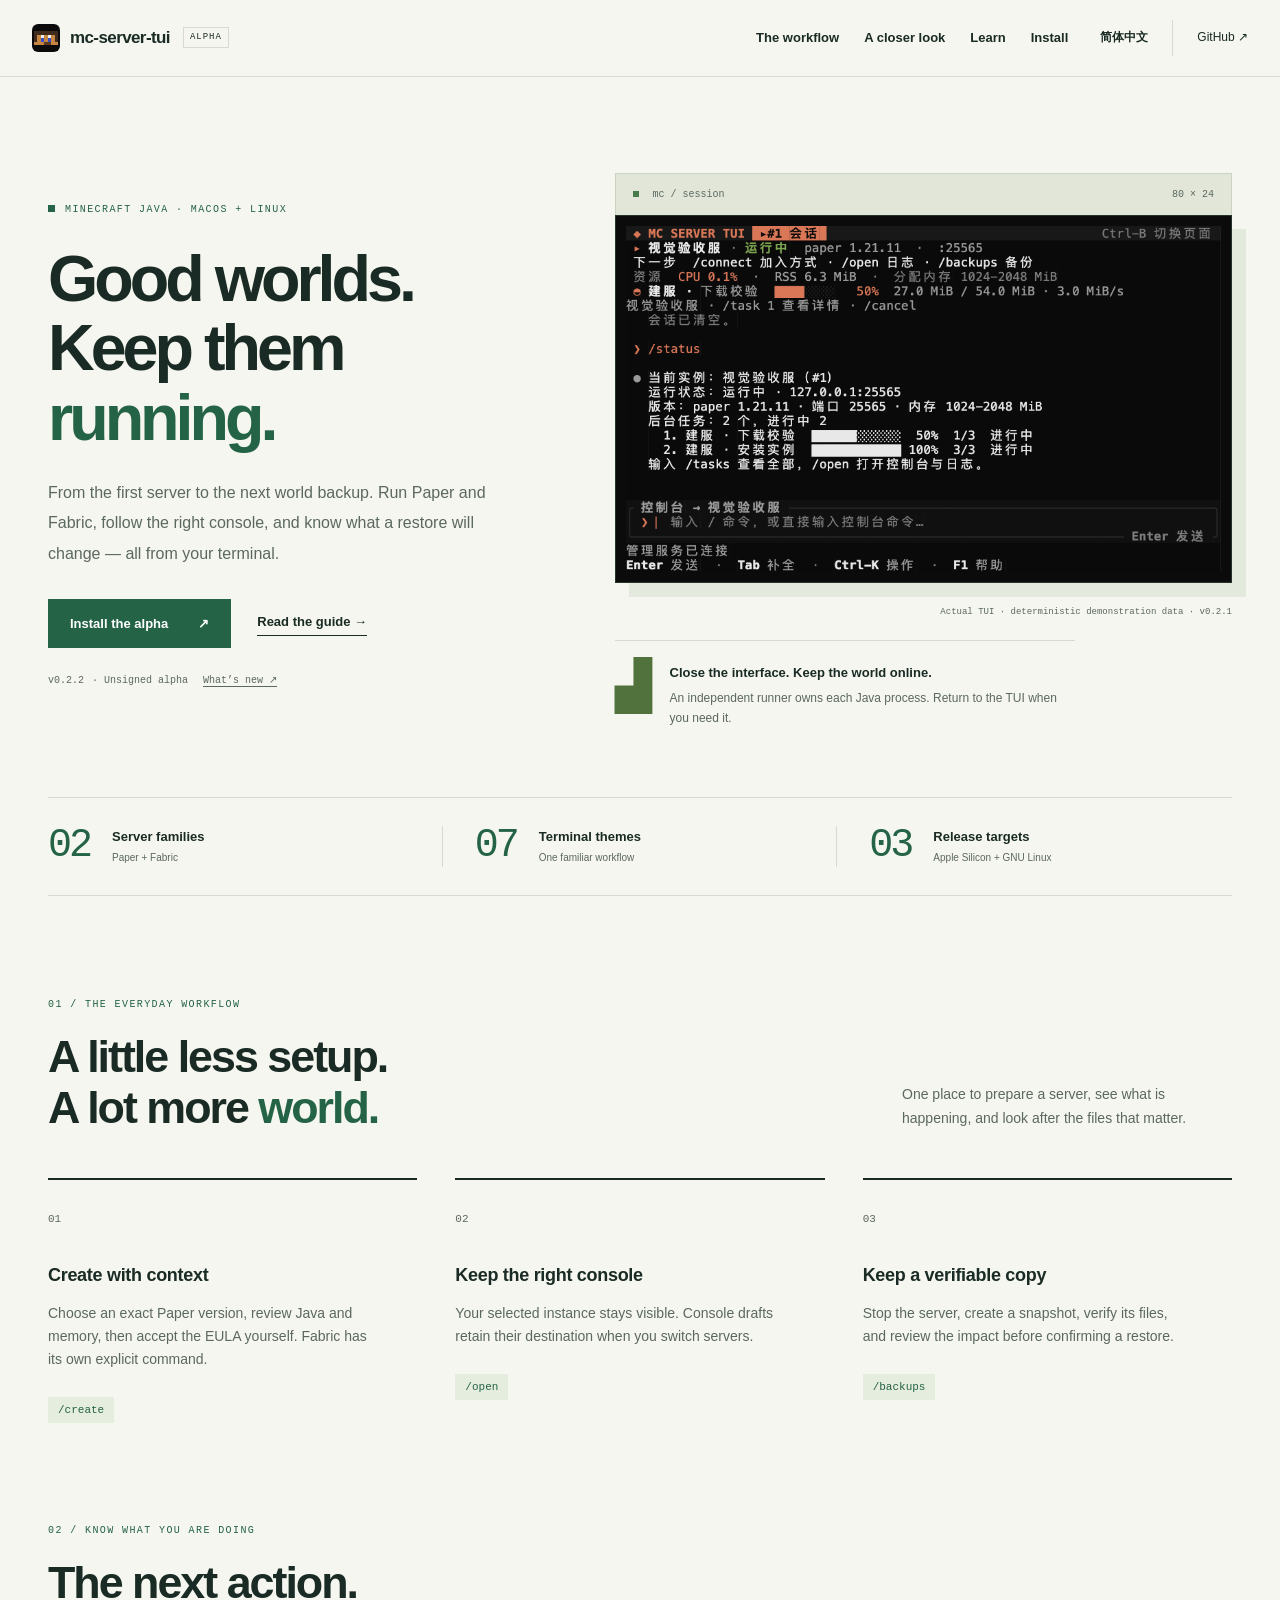
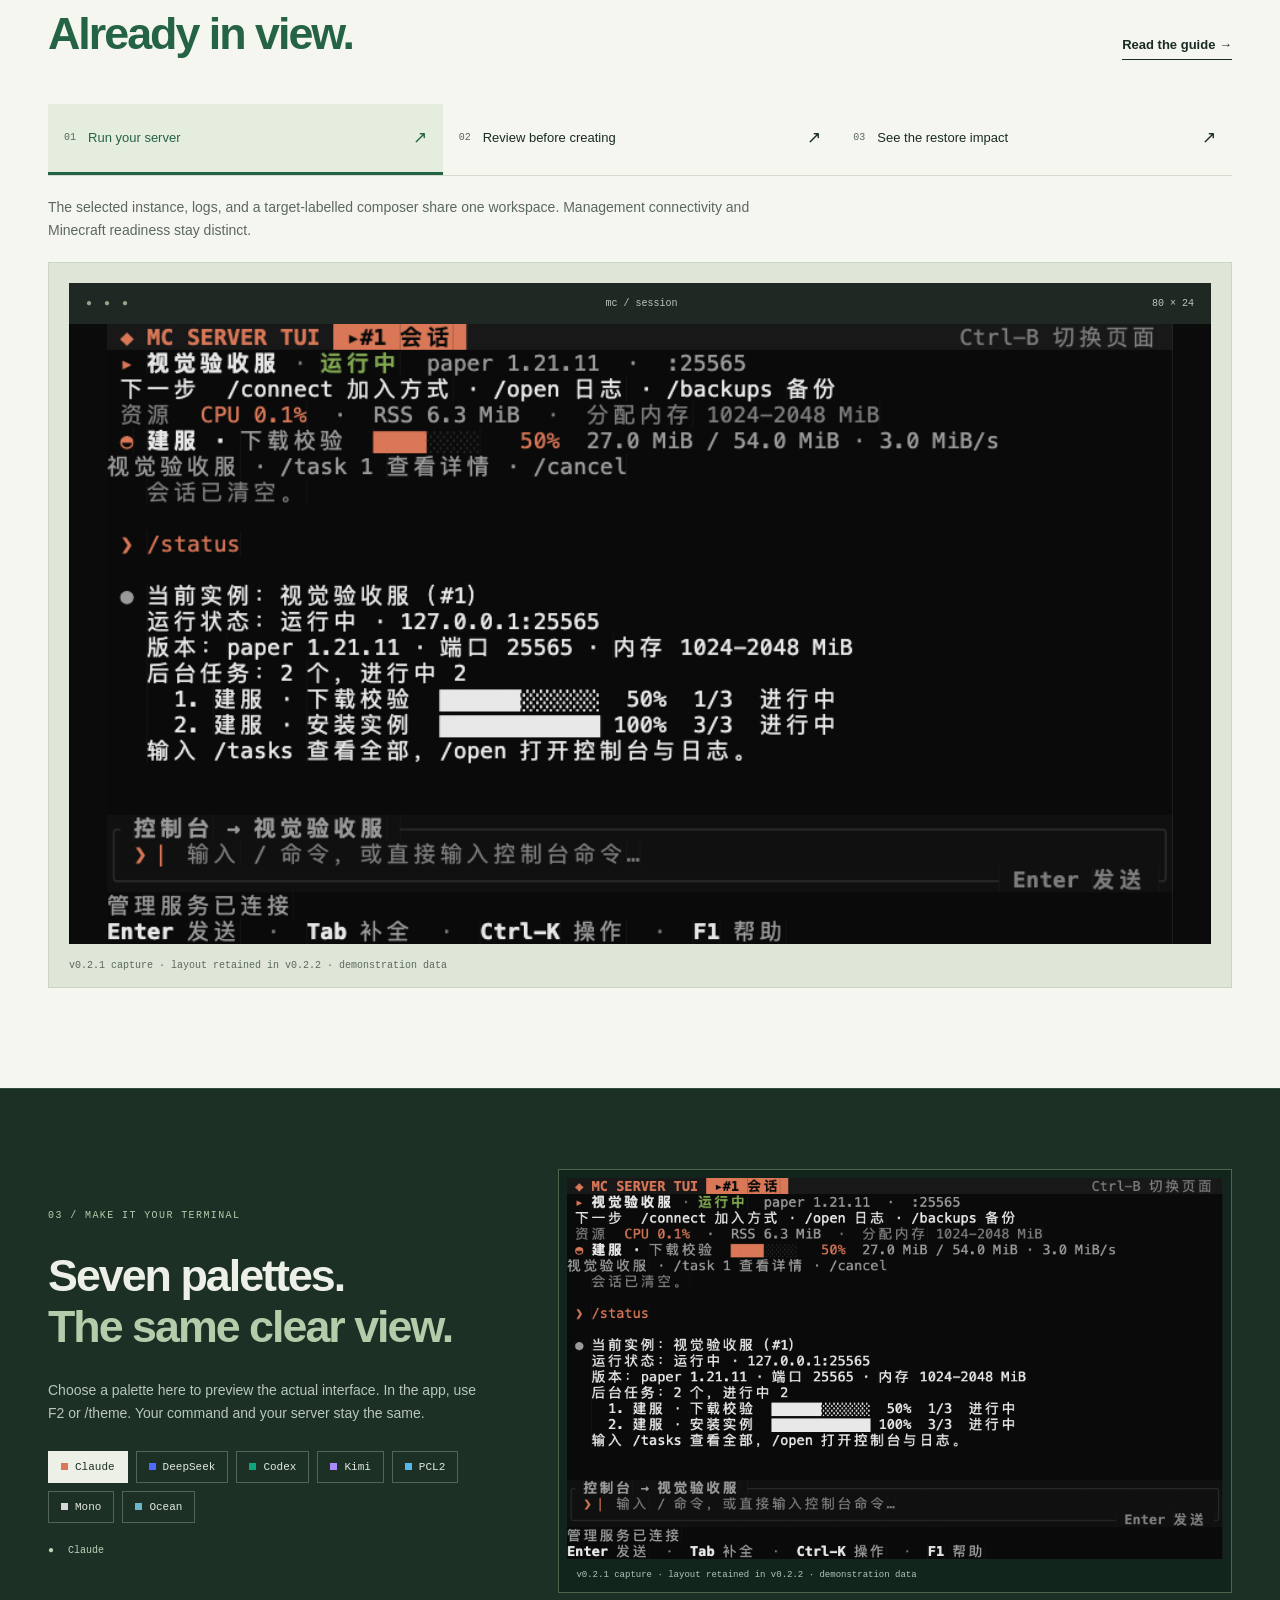
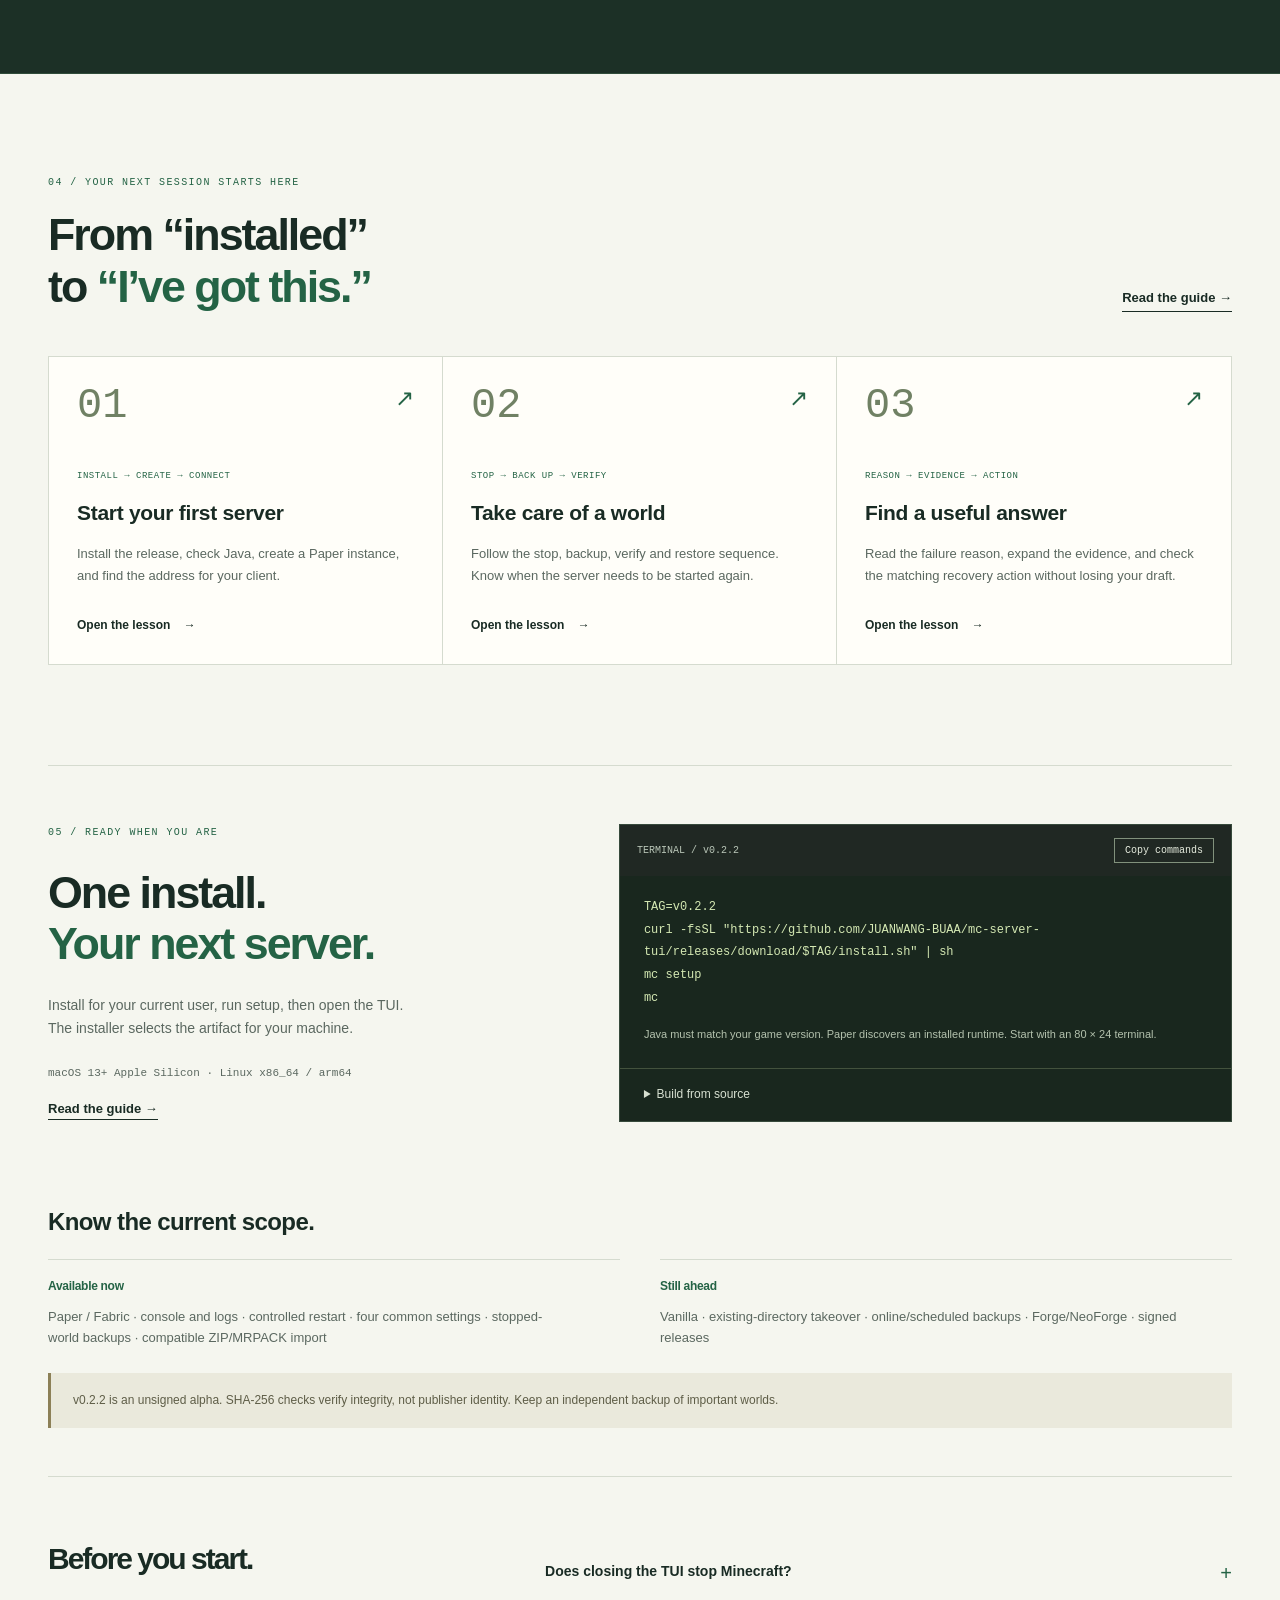
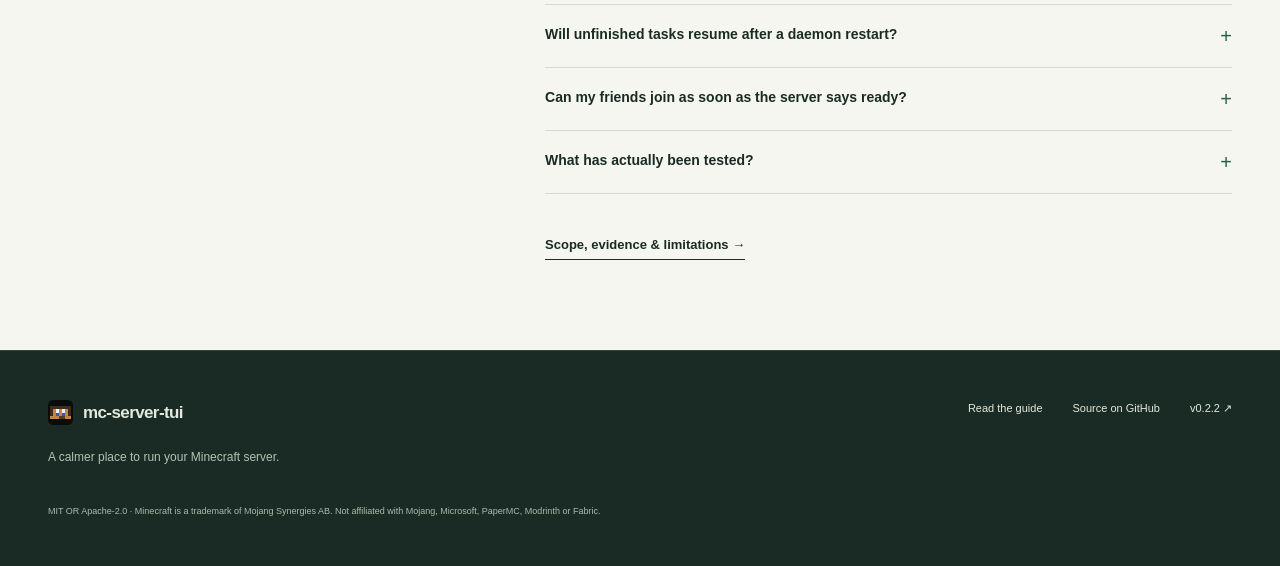
<file: site/index.html>
<!doctype html>
<html lang="en">
<head>
<meta charset="utf-8"><meta name="viewport" content="width=device-width,initial-scale=1">
<title>mc-server-tui — Your Minecraft world. Your terminal.</title>
<meta name="description" content="Create Paper and Fabric servers, follow the console, and verify world backups. A focused Minecraft Java server manager for macOS and Linux."><meta name="theme-color" content="#f5f6ef">
<link rel="canonical" href="https://juanwang-buaa.github.io/mc-server-tui/"><link rel="alternate" hreflang="en" href="https://juanwang-buaa.github.io/mc-server-tui/"><link rel="alternate" hreflang="zh-CN" href="https://juanwang-buaa.github.io/mc-server-tui/zh-CN/"><link rel="alternate" hreflang="x-default" href="https://juanwang-buaa.github.io/mc-server-tui/">
<link rel="icon" href="assets/favicon.svg" type="image/svg+xml"><link rel="stylesheet" href="assets/styles.css?v=0.2.2">
<meta property="og:type" content="website"><meta property="og:title" content="mc-server-tui — Your Minecraft world. Your terminal."><meta property="og:description" content="Create Paper and Fabric servers, follow the console, and verify world backups. A focused Minecraft Java server manager for macOS and Linux."><meta property="og:url" content="https://juanwang-buaa.github.io/mc-server-tui/"><meta property="og:image" content="https://juanwang-buaa.github.io/mc-server-tui/assets/session-claude-0.2.1.png"><meta name="twitter:card" content="summary_large_image">
<script type="application/ld+json">{"@context": "https://schema.org", "@type": "SoftwareApplication", "name": "mc-server-tui", "applicationCategory": "DeveloperApplication", "operatingSystem": "macOS, Linux", "softwareVersion": "0.2.2", "url": "https://juanwang-buaa.github.io/mc-server-tui/", "codeRepository": "https://github.com/JUANWANG-BUAA/mc-server-tui", "license": "https://github.com/JUANWANG-BUAA/mc-server-tui/blob/main/LICENSE-MIT", "description": "Create Paper and Fabric servers, follow the console, and verify world backups. A focused Minecraft Java server manager for macOS and Linux."}</script><script src="assets/app.js?v=0.2.2" defer></script>
<noscript><style>.view-panel[hidden]{display:block!important}.view-tabs,.theme-picker,.terminal-bar button{display:none}</style></noscript>
</head>
<body class="landing-page" data-assets="assets/">
<a class="skip-link" href="#main">Skip to content</a>
<header class="site-header"><div class="header-inner"><a class="brand" href="./"><img src="assets/favicon.svg" width="28" height="28" alt=""><span>mc-server-tui</span><span class="alpha-tag">ALPHA</span></a><nav class="nav" aria-label="Main navigation"><a href="#workflow">The workflow</a><a href="#inside">A closer look</a><a href="#learn">Learn</a><a href="#install">Install</a></nav><div class="header-actions"><a class="lang-switch" href="zh-CN/" lang="zh-CN" hreflang="zh-CN">简体中文</a><a class="header-github" href="https://github.com/JUANWANG-BUAA/mc-server-tui">GitHub ↗</a></div></div></header>
<main id="main">
<section class="hero wrap"><div class="hero-copy"><p class="eyebrow"><span class="square" aria-hidden="true"></span>MINECRAFT JAVA · MACOS + LINUX</p><h1>Good worlds.<br>Keep them <em>running.</em></h1><p class="lede">From the first server to the next world backup. Run Paper and Fabric, follow the right console, and know what a restore will change — all from your terminal.</p><div class="hero-actions"><a class="button button-primary" href="#install">Install the alpha <span aria-hidden="true">↗</span></a><a class="text-link" href="docs/">Read the guide <span aria-hidden="true">→</span></a></div><p class="release-line">v0.2.2 <span>· Unsigned alpha</span><a href="https://github.com/JUANWANG-BUAA/mc-server-tui/releases/tag/v0.2.2">What’s new ↗</a></p></div><div class="hero-visual"><div class="terminal-label"><span><i aria-hidden="true"></i> mc / session</span><span>80 × 24</span></div><div class="hero-screen"><img src="assets/session-claude-0.2.1.png" alt="Selected server, task progress and console composer" width="867" height="504" fetchpriority="high"></div><p class="capture-note">Actual TUI · deterministic demonstration data · v0.2.1</p><div class="runner-note"><span class="pixel-cube" aria-hidden="true">▟</span><div><strong>Close the interface. Keep the world online.</strong><p>An independent runner owns each Java process. Return to the TUI when you need it.</p></div></div></div></section>
<section class="facts wrap" aria-label="Project facts"><div><strong>02</strong><span>Server families<small>Paper + Fabric</small></span></div><div><strong>07</strong><span>Terminal themes<small>One familiar workflow</small></span></div><div><strong>03</strong><span>Release targets<small>Apple Silicon + GNU Linux</small></span></div></section>
<section class="section wrap" id="workflow"><div class="section-head"><div><p class="eyebrow">01 / THE EVERYDAY WORKFLOW</p><h2>A little less setup.<br>A lot more <em>world.</em></h2></div><p>One place to prepare a server, see what is happening, and look after the files that matter.</p></div><div class="workflow-grid"><article class="workflow-step"><span class="step-index">01</span><h3>Create with context</h3><p>Choose an exact Paper version, review Java and memory, then accept the EULA yourself. Fabric has its own explicit command.</p><code>/create</code></article><article class="workflow-step"><span class="step-index">02</span><h3>Keep the right console</h3><p>Your selected instance stays visible. Console drafts retain their destination when you switch servers.</p><code>/open</code></article><article class="workflow-step"><span class="step-index">03</span><h3>Keep a verifiable copy</h3><p>Stop the server, create a snapshot, verify its files, and review the impact before confirming a restore.</p><code>/backups</code></article></div></section>
<section class="section showcase wrap" id="inside"><div class="section-head"><div><p class="eyebrow">02 / KNOW WHAT YOU ARE DOING</p><h2>The next action.<br><em>Already in view.</em></h2></div><a class="text-link" href="docs/#session-shell">Read the guide →</a></div><div class="view-tabs" role="tablist" aria-label="Workflow preview"><button type="button" role="tab" id="tab-session" aria-controls="panel-session" aria-selected="true" tabindex="0" data-view="session"><span>01</span>Run your server<b aria-hidden="true">↗</b></button><button type="button" role="tab" id="tab-create" aria-controls="panel-create" aria-selected="false" tabindex="-1" data-view="create"><span>02</span>Review before creating<b aria-hidden="true">↗</b></button><button type="button" role="tab" id="tab-backups" aria-controls="panel-backups" aria-selected="false" tabindex="-1" data-view="backups"><span>03</span>See the restore impact<b aria-hidden="true">↗</b></button></div><section class="view-panel" role="tabpanel" id="panel-session" aria-labelledby="tab-session" tabindex="0"><p class="view-description">The selected instance, logs, and a target-labelled composer share one workspace. Management connectivity and Minecraft readiness stay distinct.</p><figure class="screen-frame"><div class="terminal-bar"><span class="terminal-dots" aria-hidden="true">● ● ●</span><span>mc / session</span><span>80 × 24</span></div><img src="assets/session-claude-0.2.1.png" alt="Run your server" width="867" height="504" loading="lazy"><figcaption>v0.2.1 capture · layout retained in v0.2.2 · demonstration data</figcaption></figure></section><section class="view-panel" role="tabpanel" id="panel-create" aria-labelledby="tab-create" tabindex="0" hidden><p class="view-description">Pick a version and inspect a settings summary. Expand Java, memory and port with F3; downloads report their actual source and byte progress.</p><figure class="screen-frame"><div class="terminal-bar"><span class="terminal-dots" aria-hidden="true">● ● ●</span><span>mc / create</span><span>80 × 24</span></div><img src="assets/create-0.2.1.png" alt="Review before creating" width="867" height="504" loading="lazy"><figcaption>v0.2.1 capture · layout retained in v0.2.2 · demonstration data</figcaption></figure></section><section class="view-panel" role="tabpanel" id="panel-backups" aria-labelledby="tab-backups" tabindex="0" hidden><p class="view-description">Local timestamps help you choose a snapshot. Verify it, inspect the affected worlds, and type the exact confirmation to restore.</p><figure class="screen-frame"><div class="terminal-bar"><span class="terminal-dots" aria-hidden="true">● ● ●</span><span>mc / backups</span><span>80 × 24</span></div><img src="assets/backups-0.2.1.png" alt="See the restore impact" width="867" height="504" loading="lazy"><figcaption>v0.2.1 capture · layout retained in v0.2.2 · demonstration data</figcaption></figure></section></section>
<section class="themes-section" id="themes"><div class="wrap themes-layout"><div><p class="eyebrow">03 / MAKE IT YOUR TERMINAL</p><h2>Seven palettes.<br><em>The same clear view.</em></h2><p class="themes-body">Choose a palette here to preview the actual interface. In the app, use F2 or /theme. Your command and your server stay the same.</p><div class="theme-picker" role="group" aria-label="Preview a terminal theme"><button type="button" data-set-theme="claude" aria-pressed="true"><i style="--swatch:#d97757" aria-hidden="true"></i>Claude</button><button type="button" data-set-theme="deepseek" aria-pressed="false"><i style="--swatch:#4d6bfe" aria-hidden="true"></i>DeepSeek</button><button type="button" data-set-theme="codex" aria-pressed="false"><i style="--swatch:#10a37f" aria-hidden="true"></i>Codex</button><button type="button" data-set-theme="kimi" aria-pressed="false"><i style="--swatch:#a78bfa" aria-hidden="true"></i>Kimi</button><button type="button" data-set-theme="pcl2" aria-pressed="false"><i style="--swatch:#56b8e8" aria-hidden="true"></i>PCL2</button><button type="button" data-set-theme="mono" aria-pressed="false"><i style="--swatch:#d8d8d8" aria-hidden="true"></i>Mono</button><button type="button" data-set-theme="ocean" aria-pressed="false"><i style="--swatch:#6cb6c9" aria-hidden="true"></i>Ocean</button></div><p class="theme-current"><span aria-hidden="true">●</span> <span id="theme-preview-label" aria-live="polite">Claude</span></p></div><figure class="theme-screen"><img id="theme-shot" src="assets/session-claude-0.2.1.png" alt="Claude terminal theme" width="867" height="504" loading="lazy"><figcaption>v0.2.1 capture · layout retained in v0.2.2 · demonstration data</figcaption></figure></div></section>
<section class="section wrap" id="learn"><div class="section-head"><div><p class="eyebrow">04 / YOUR NEXT SESSION STARTS HERE</p><h2>From “installed”<br>to <em>“I’ve got this.”</em></h2></div><a class="text-link" href="docs/">Read the guide →</a></div><div class="lesson-grid"><a class="lesson" href="docs/#install"><span class="lesson-number">01 <span aria-hidden="true">↗</span></span><small>INSTALL → CREATE → CONNECT</small><h3>Start your first server</h3><p>Install the release, check Java, create a Paper instance, and find the address for your client.</p><span class="lesson-link">Open the lesson <span aria-hidden="true">→</span></span></a><a class="lesson" href="docs/#backups-restore"><span class="lesson-number">02 <span aria-hidden="true">↗</span></span><small>STOP → BACK UP → VERIFY</small><h3>Take care of a world</h3><p>Follow the stop, backup, verify and restore sequence. Know when the server needs to be started again.</p><span class="lesson-link">Open the lesson <span aria-hidden="true">→</span></span></a><a class="lesson" href="docs/#troubleshooting"><span class="lesson-number">03 <span aria-hidden="true">↗</span></span><small>REASON → EVIDENCE → ACTION</small><h3>Find a useful answer</h3><p>Read the failure reason, expand the evidence, and check the matching recovery action without losing your draft.</p><span class="lesson-link">Open the lesson <span aria-hidden="true">→</span></span></a></div></section>
<section class="install-section wrap" id="install"><div class="install-copy"><p class="eyebrow">05 / READY WHEN YOU ARE</p><h2>One install.<br><em>Your next server.</em></h2><p>Install for your current user, run setup, then open the TUI. The installer selects the artifact for your machine.</p><p class="platforms">macOS 13+ Apple Silicon · Linux x86_64 / arm64</p><a class="text-link" href="docs/#install">Read the guide →</a></div><div class="install-code"><div class="terminal-bar"><span>TERMINAL / v0.2.2</span><button type="button" data-copy-target="install-command" data-copied="Copied" data-failed="Select commands">Copy commands</button></div><pre><code id="install-command">TAG=v0.2.2
curl -fsSL &quot;https://github.com/JUANWANG-BUAA/mc-server-tui/releases/download/$TAG/install.sh&quot; | sh
mc setup
mc</code></pre><p>Java must match your game version. Paper discovers an installed runtime. Start with an 80 × 24 terminal.</p><details class="source-install"><summary>Build from source</summary><p>Prefer to build it yourself? Use the pinned Rust toolchain and the locked dependency versions.</p><pre><code>git clone https://github.com/JUANWANG-BUAA/mc-server-tui.git
cd mc-server-tui
cargo build --workspace --release --locked
./target/release/mc setup
./target/release/mc</code></pre></details></div></section>
<section class="support wrap"><h2>Know the current scope.</h2><div class="support-grid"><div><h3>Available now</h3><p>Paper / Fabric · console and logs · controlled restart · four common settings · stopped-world backups · compatible ZIP/MRPACK import</p></div><div><h3>Still ahead</h3><p>Vanilla · existing-directory takeover · online/scheduled backups · Forge/NeoForge · signed releases</p></div></div><p class="alpha-notice">v0.2.2 is an unsigned alpha. SHA-256 checks verify integrity, not publisher identity. Keep an independent backup of important worlds.</p></section>
<section class="section faq wrap"><h2>Before you start.</h2><div><details><summary>Does closing the TUI stop Minecraft?<span aria-hidden="true">+</span></summary><p>No. Each instance has a resident runner. /quit or Ctrl-C exits the interface; use /stop to stop the selected Minecraft server.</p></details><details><summary>Will unfinished tasks resume after a daemon restart?<span aria-hidden="true">+</span></summary><p>Task history persists. Queued/running tasks become interrupted and are not automatically replayed. A retained partial download may be reused by a new attempt.</p></details><details><summary>Can my friends join as soon as the server says ready?<span aria-hidden="true">+</span></summary><p>Readiness confirms the local server state. Use /connect for address hints, then check client version, firewall and port forwarding separately.</p></details><details><summary>What has actually been tested?<span aria-hidden="true">+</span></summary><p>Local Rust and PTY checks cover the application. An earlier isolated Paper drill covered backup and restore. Real client world verification and a real Linux user-service drill remain open.</p></details></div><a class="text-link" href="docs/#evidence-current-limitations">Scope, evidence & limitations →</a></section>
</main>
<footer class="site-footer"><div class="wrap footer-inner"><div><a class="brand" href="./"><img src="assets/favicon.svg" width="25" height="25" alt="">mc-server-tui</a><p>A calmer place to run your Minecraft server.</p></div><div class="footer-links"><a href="docs/">Read the guide</a><a href="https://github.com/JUANWANG-BUAA/mc-server-tui">Source on GitHub</a><a href="https://github.com/JUANWANG-BUAA/mc-server-tui/releases/tag/v0.2.2">v0.2.2 ↗</a></div><p class="fine-print">MIT OR Apache-2.0 · Minecraft is a trademark of Mojang Synergies AB. Not affiliated with Mojang, Microsoft, PaperMC, Modrinth or Fabric.</p></div></footer>
</body></html>
</file>
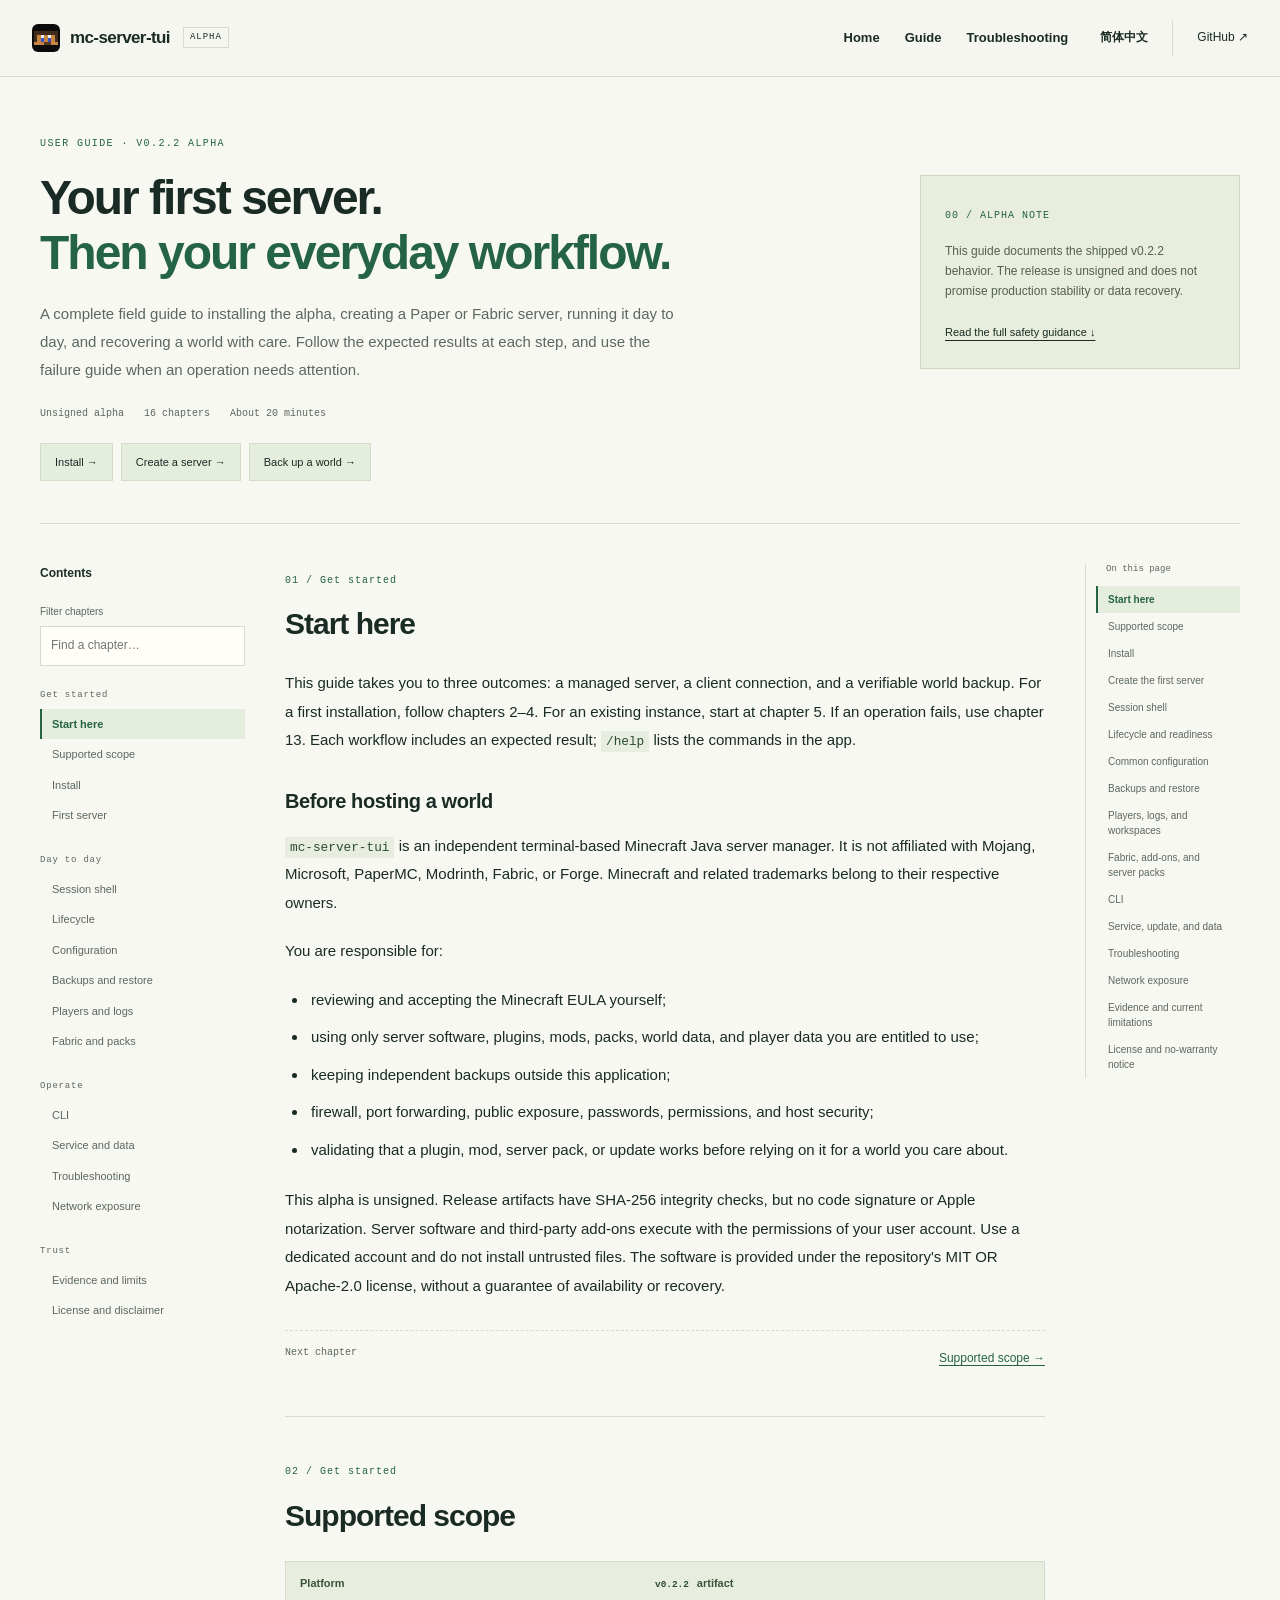
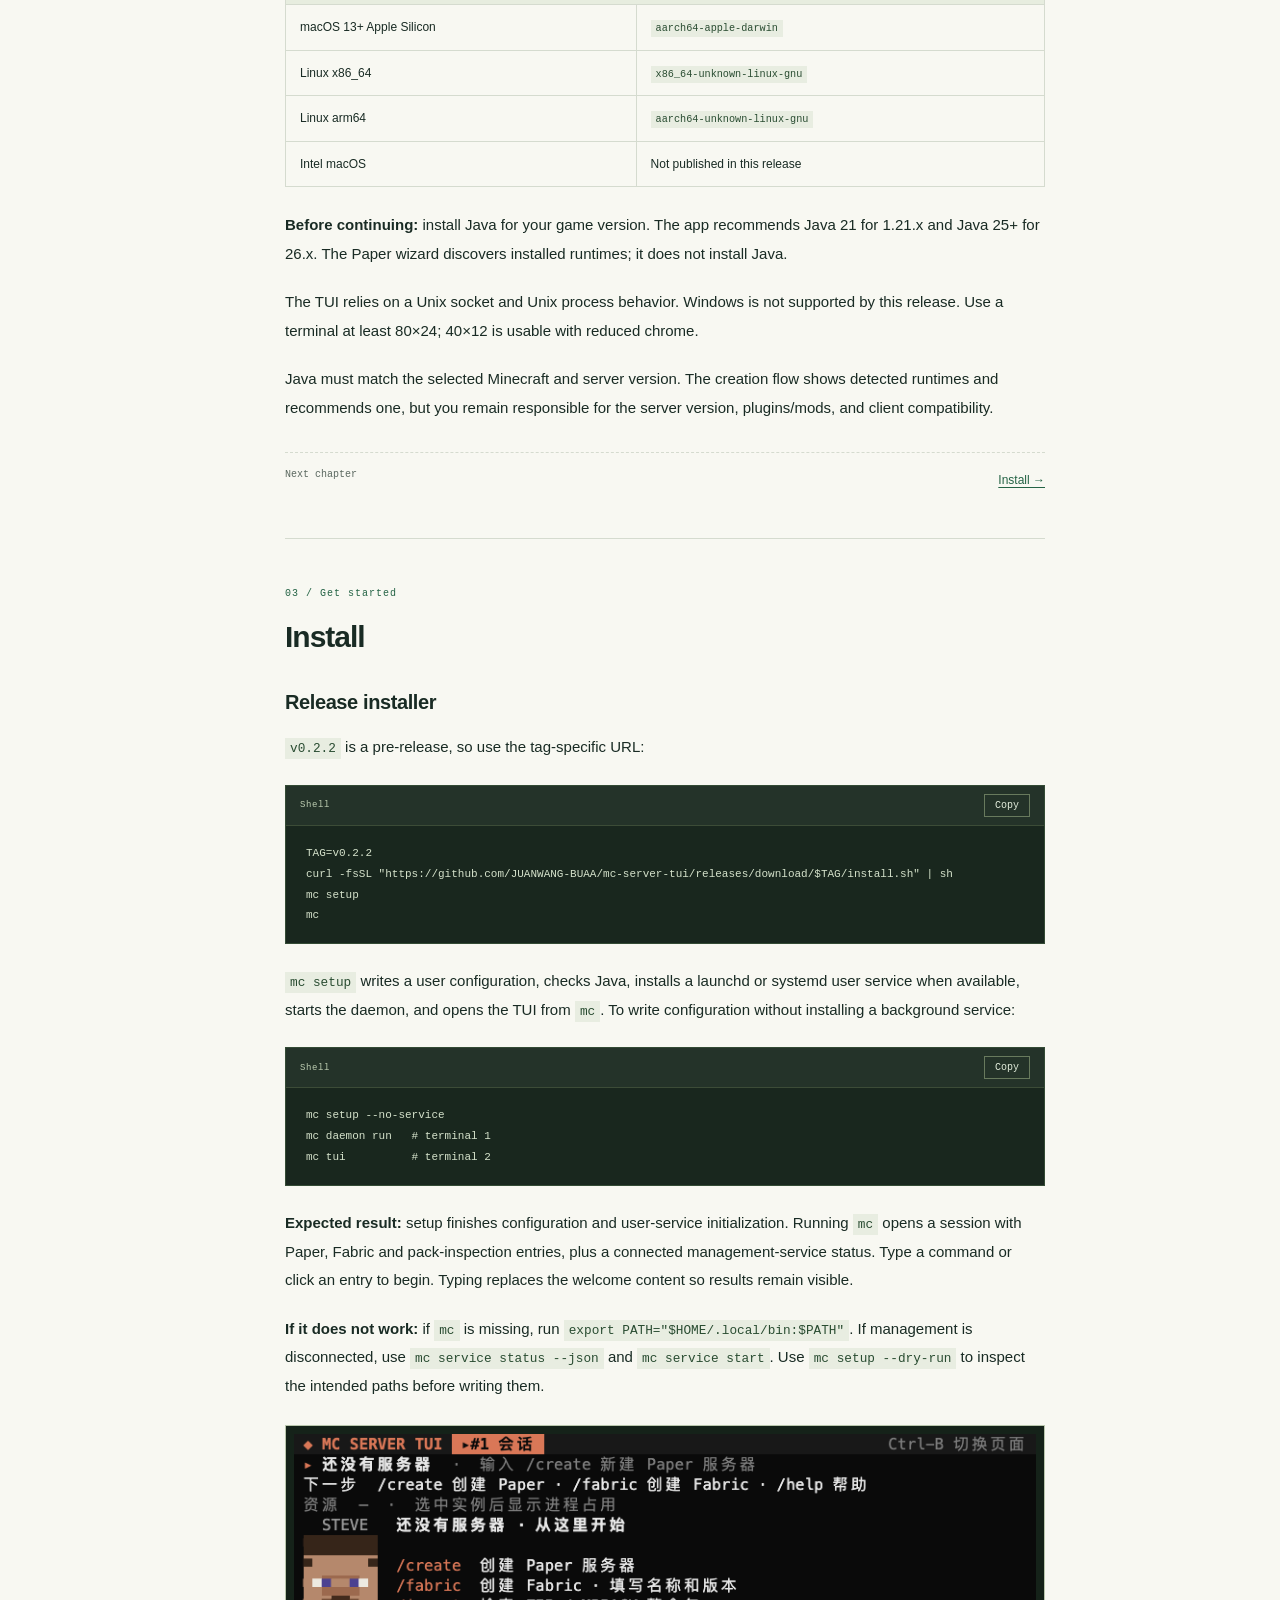
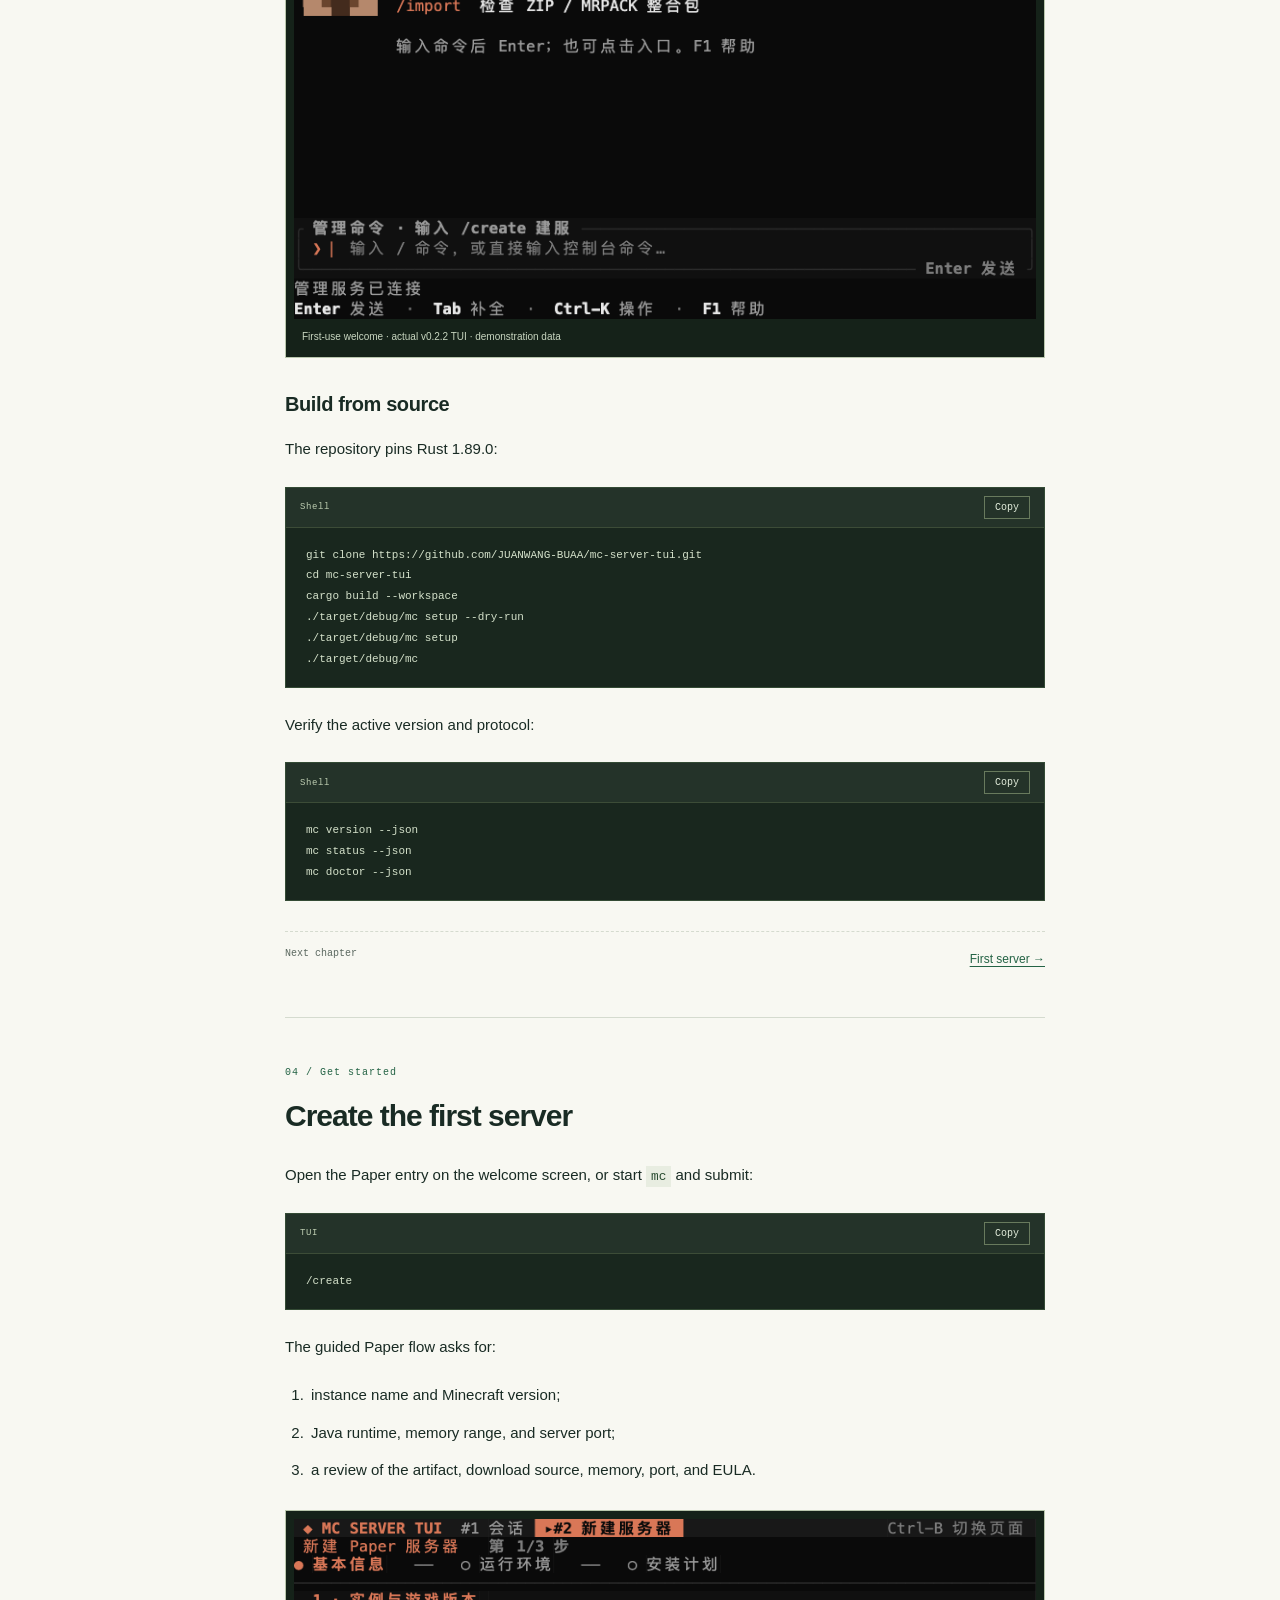
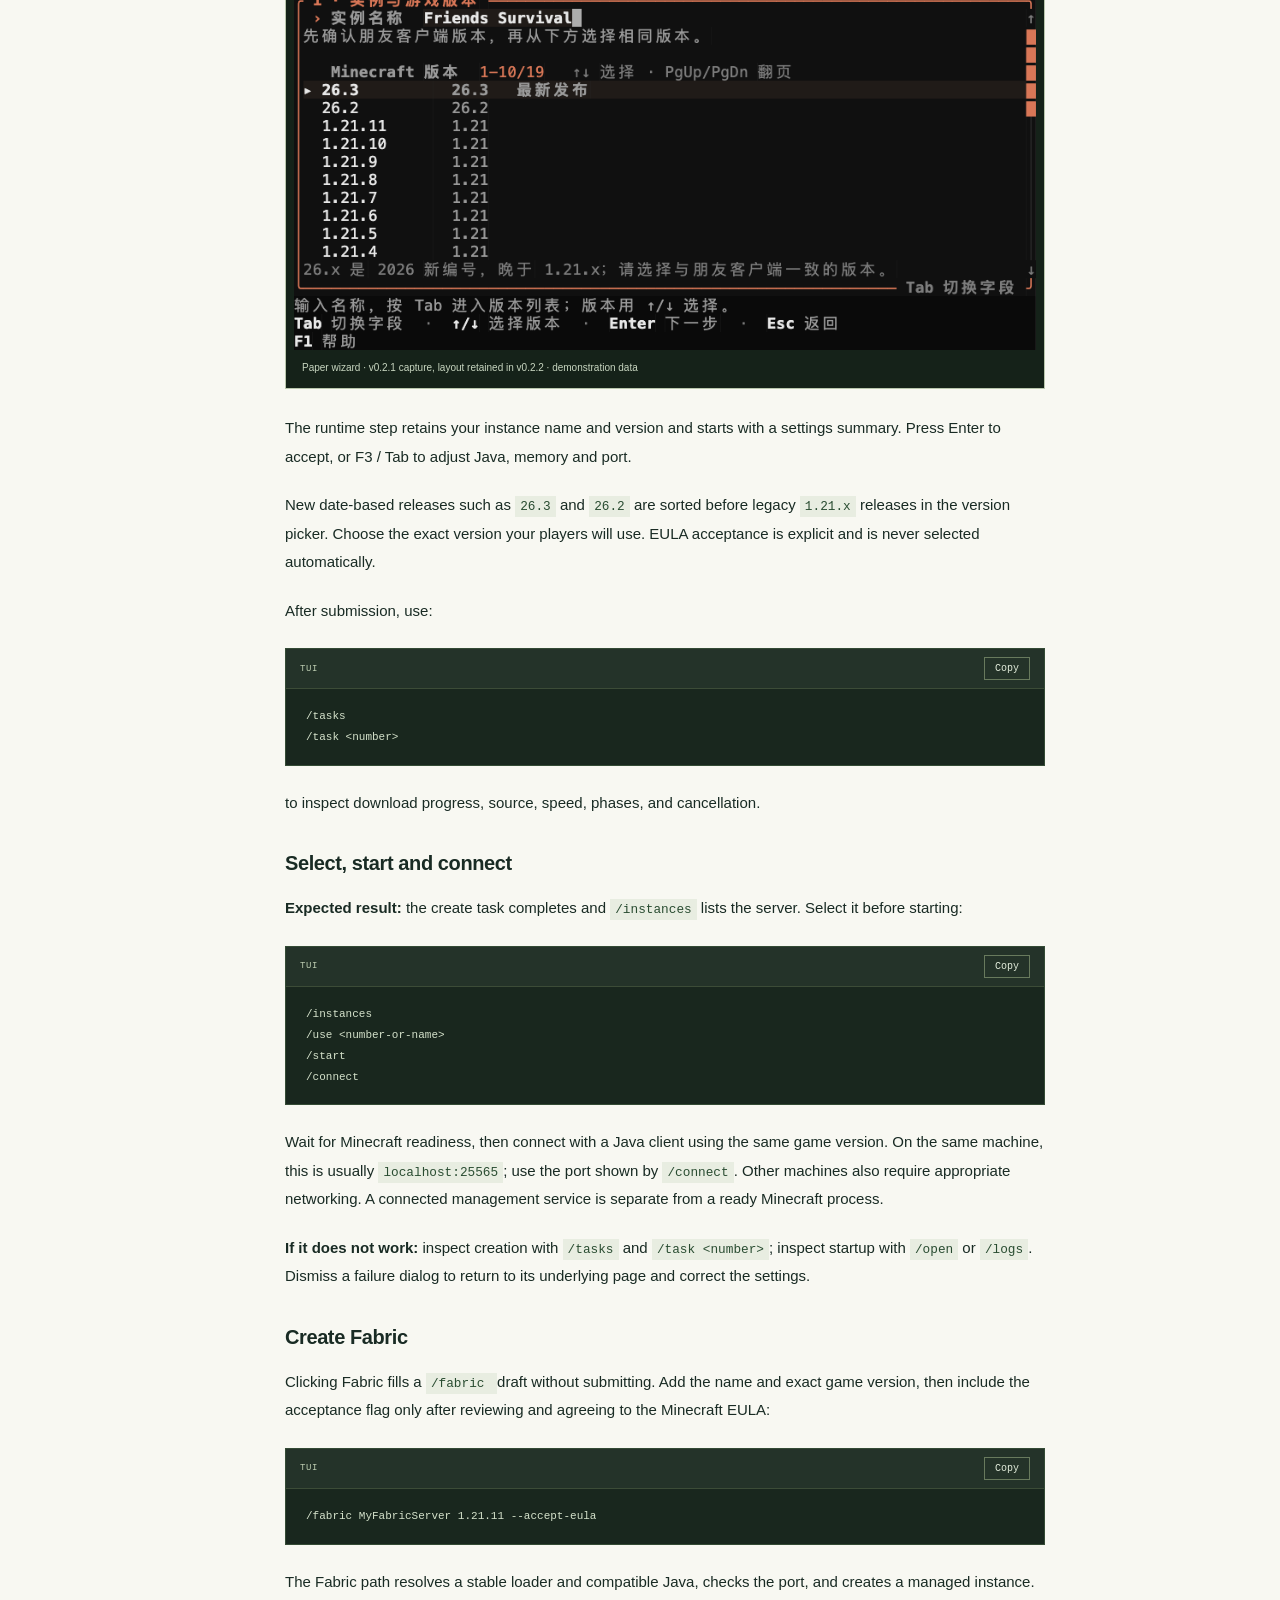
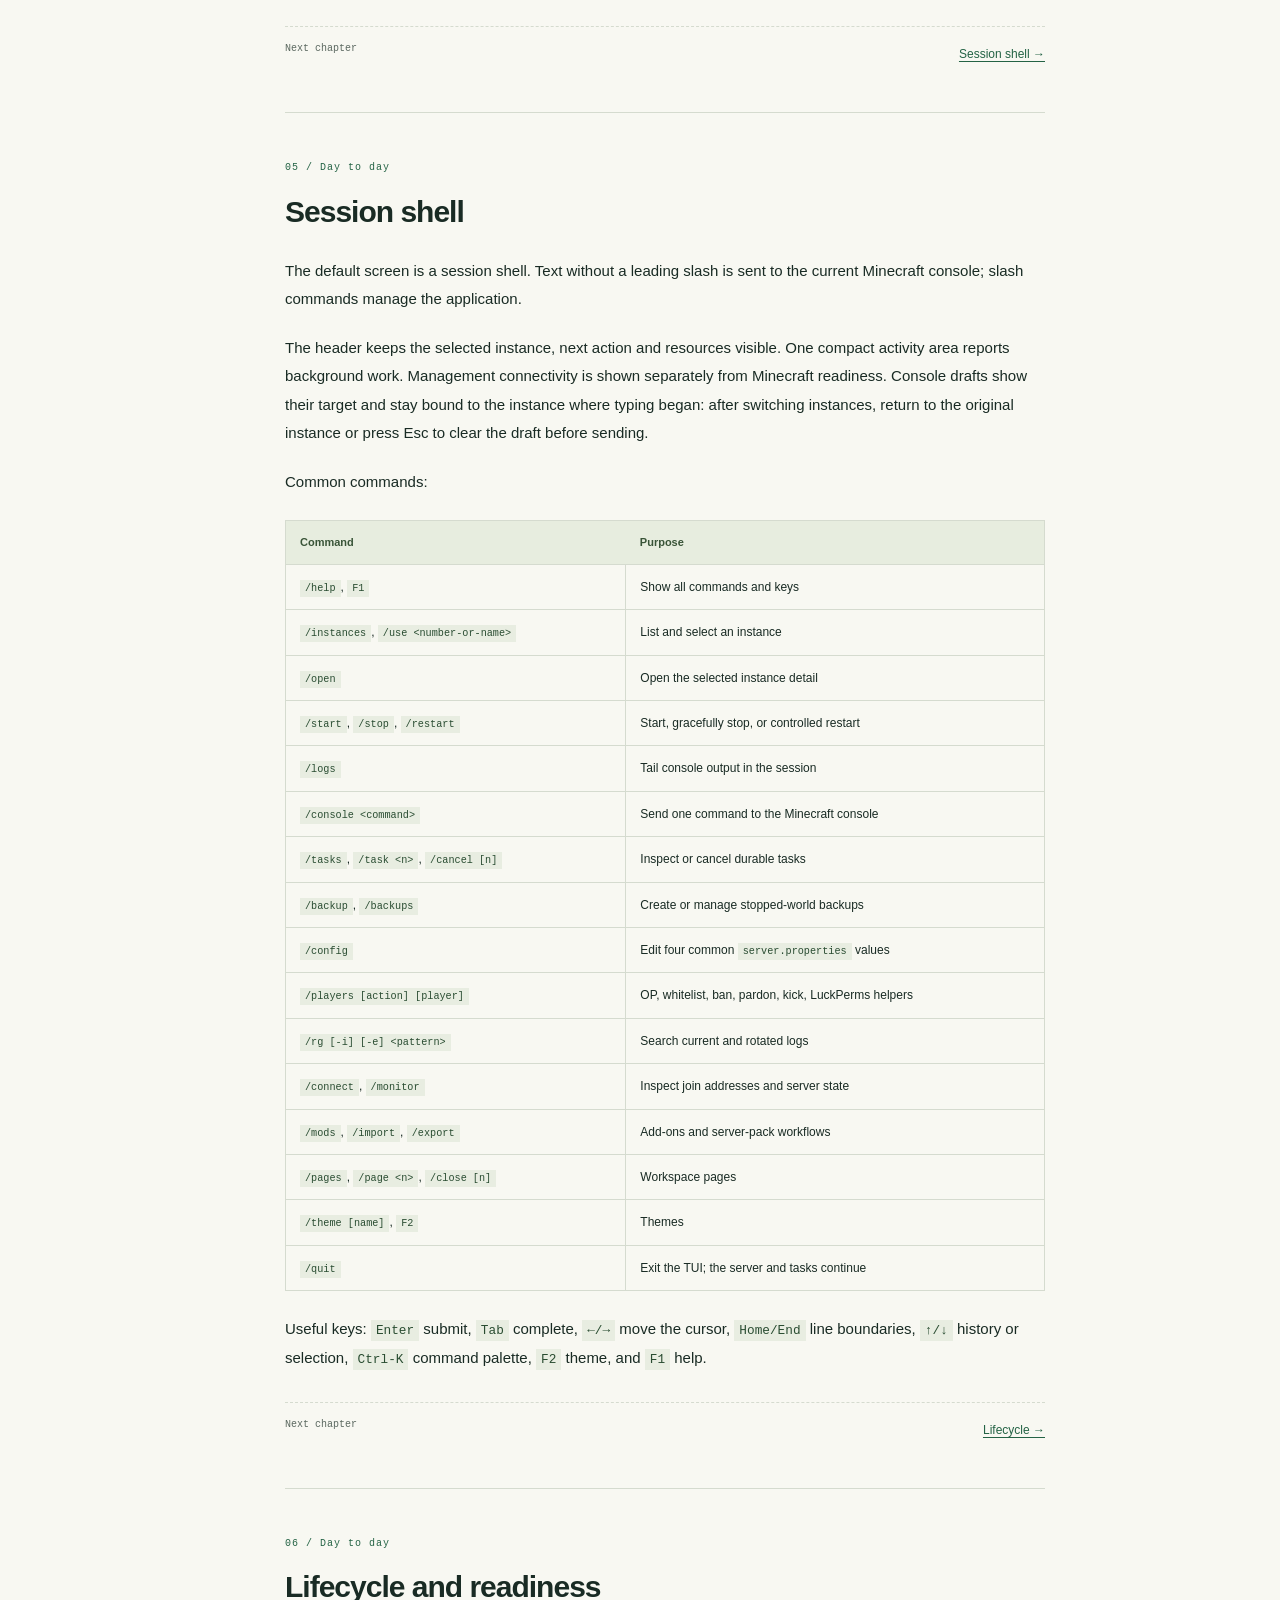
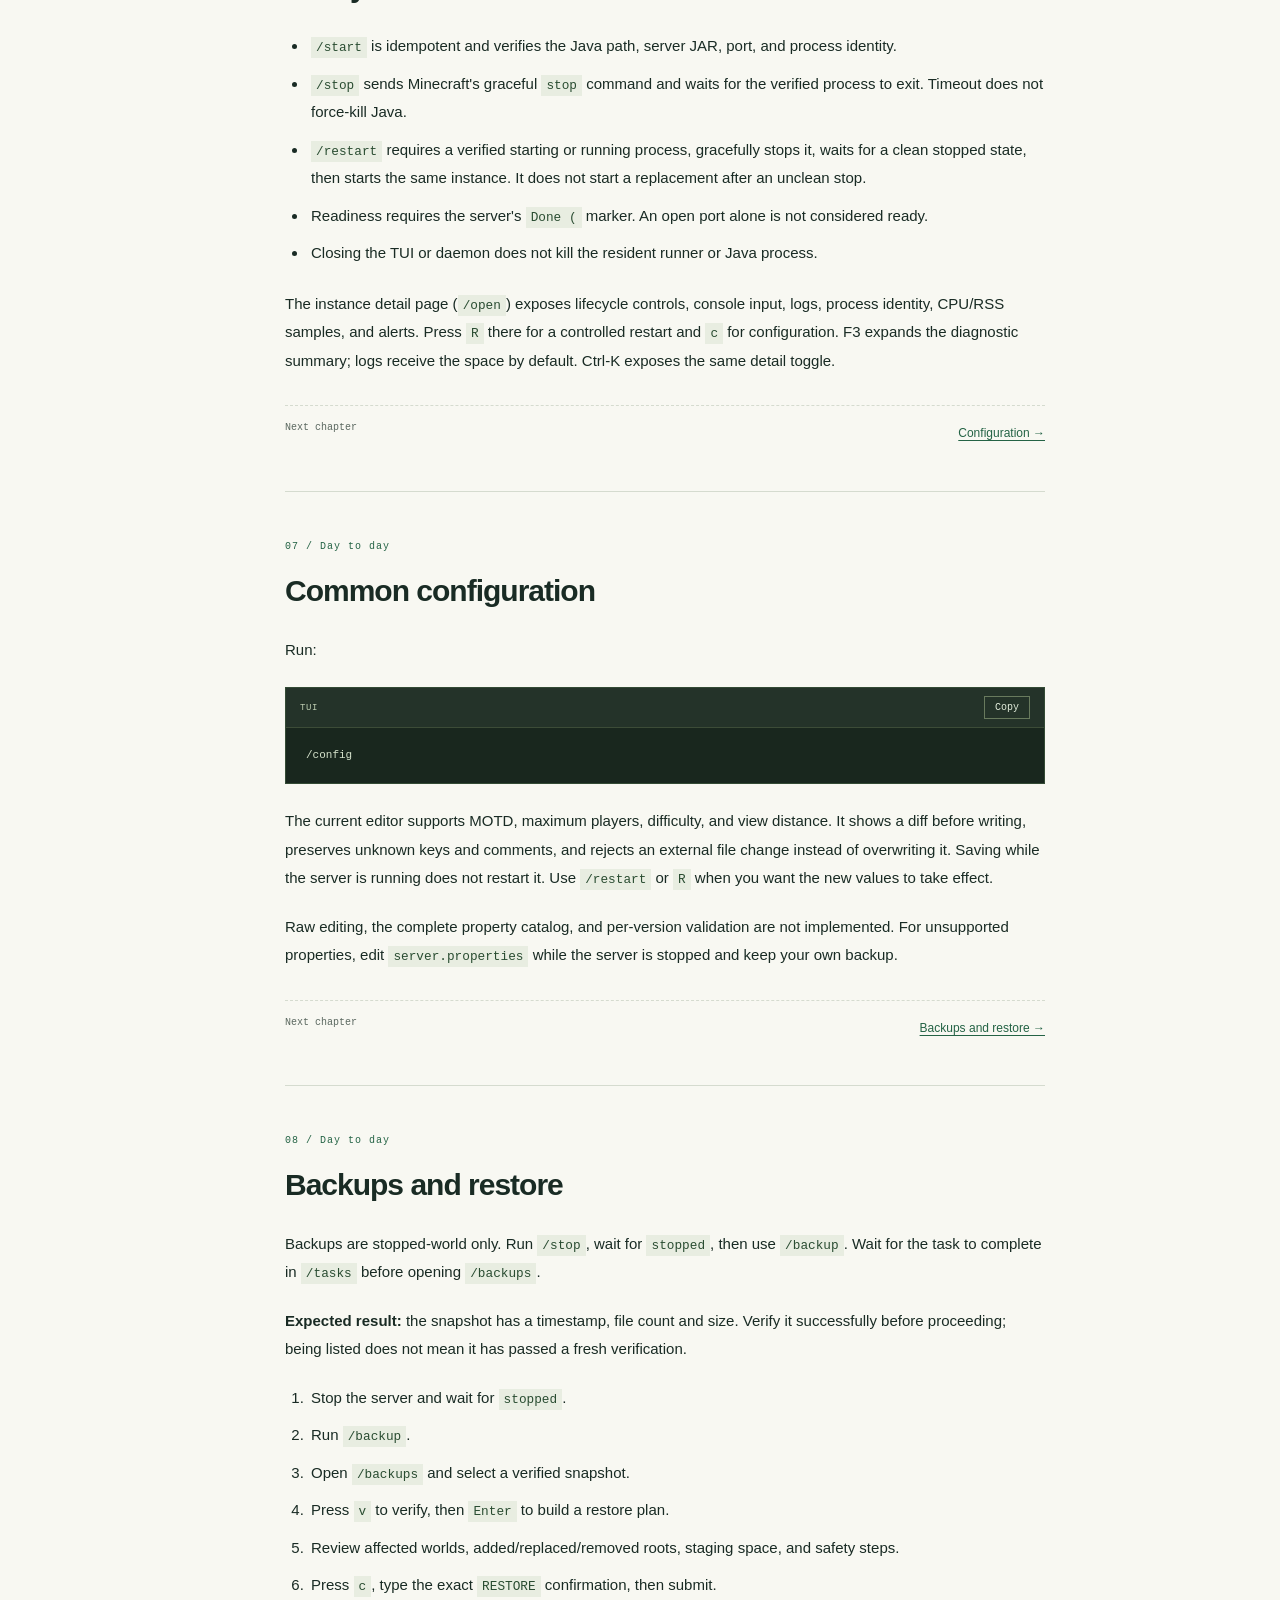
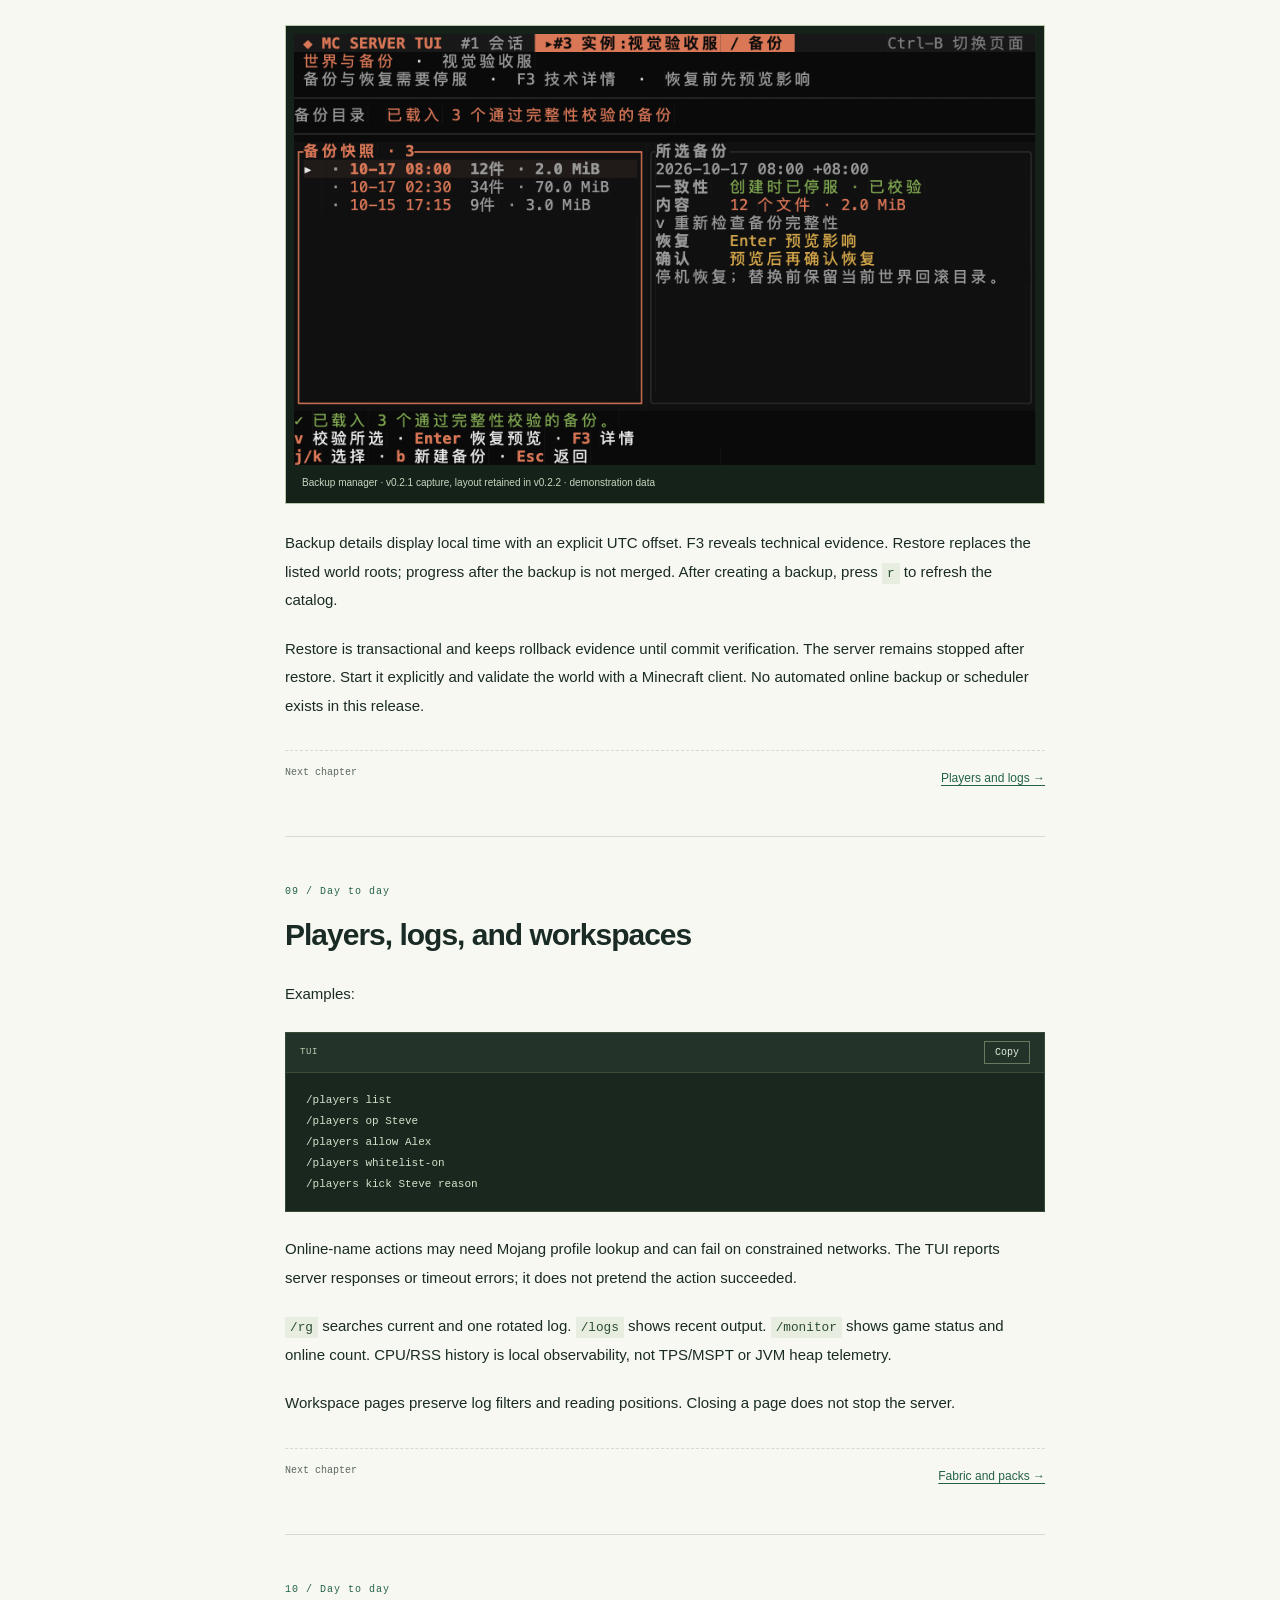
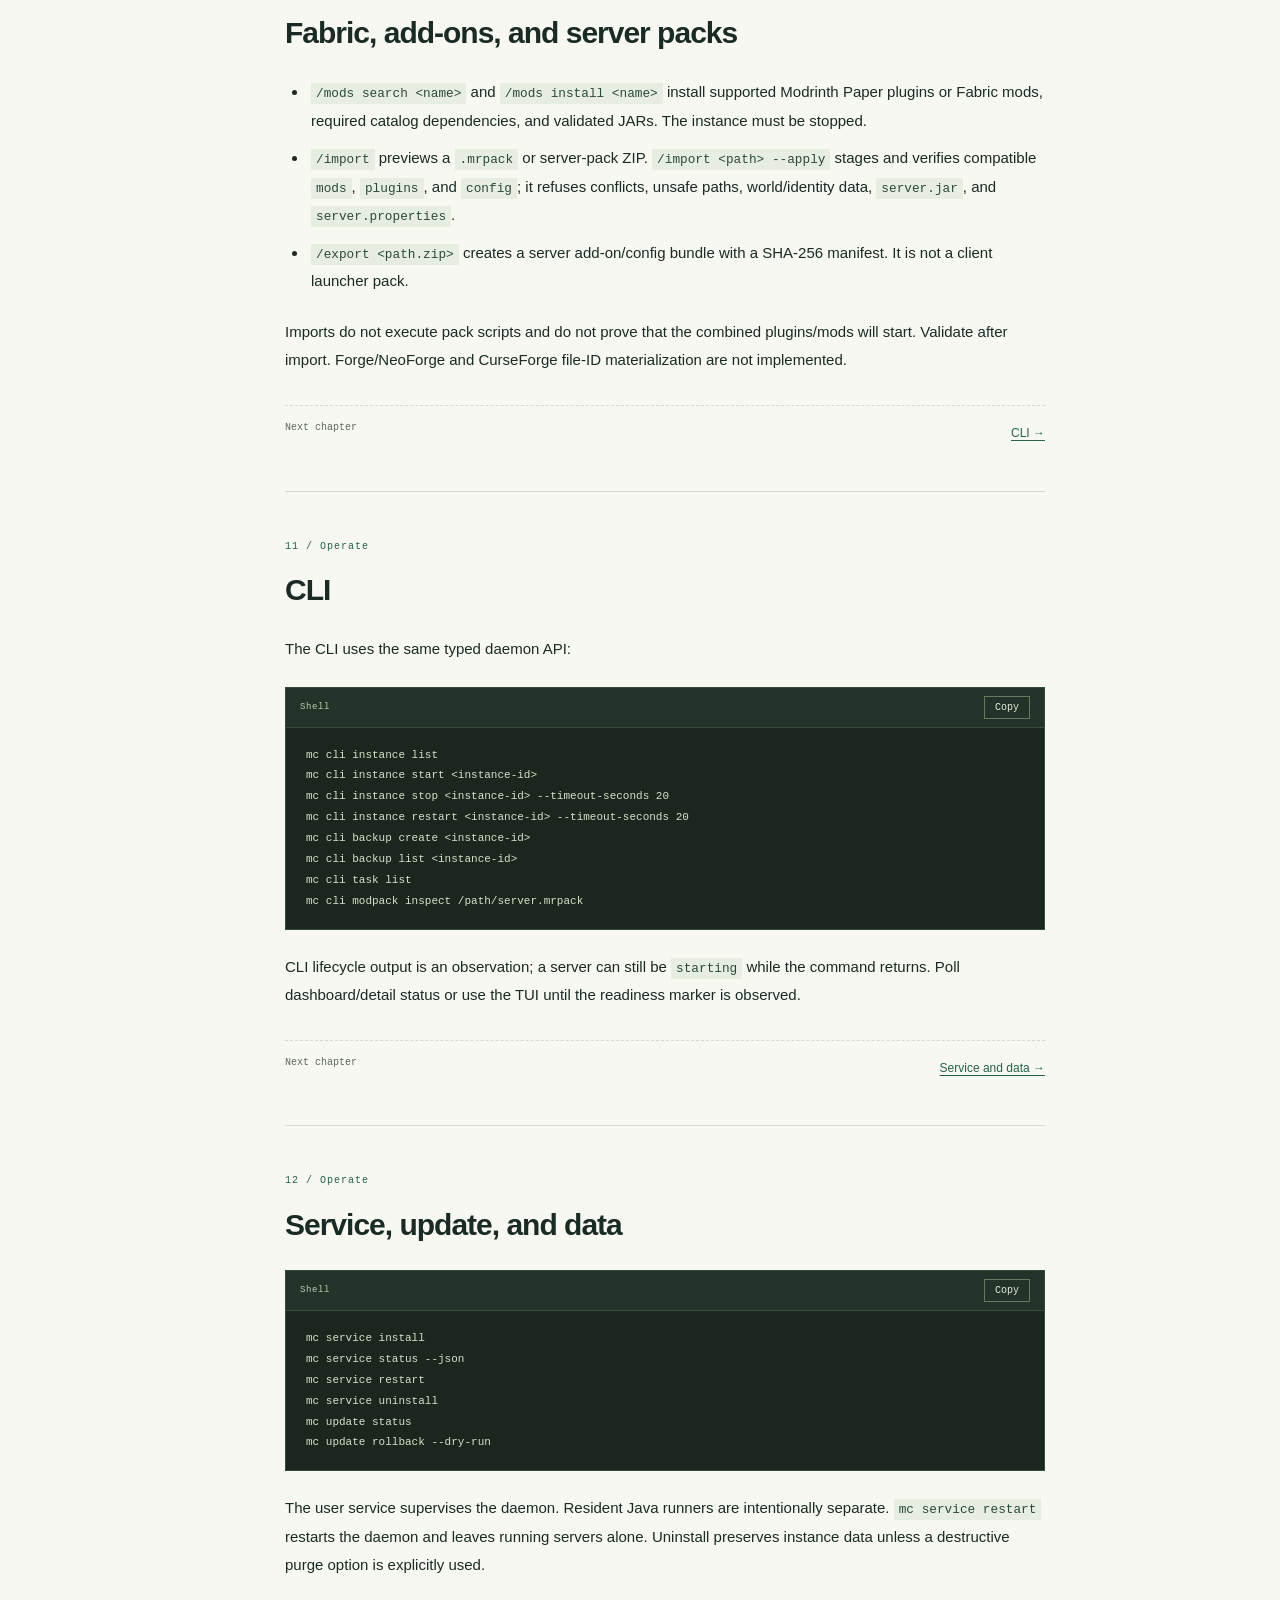
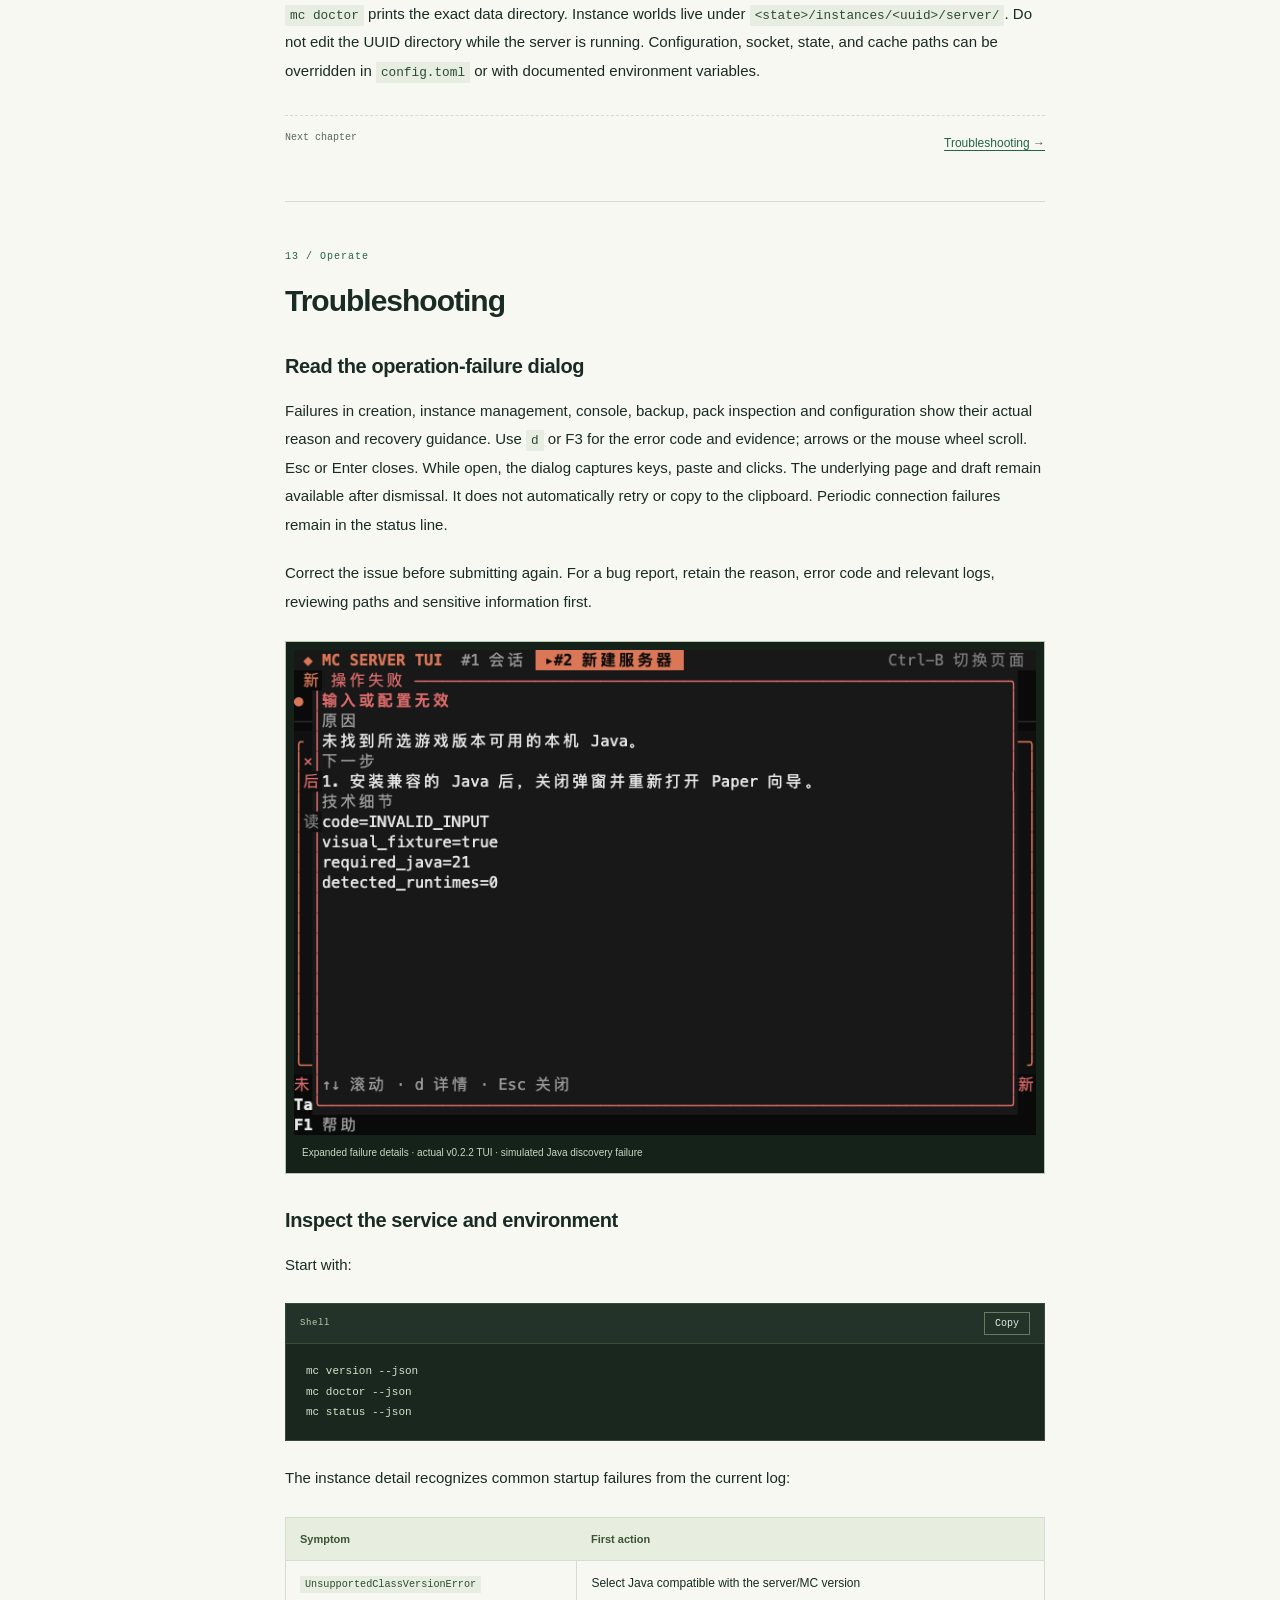
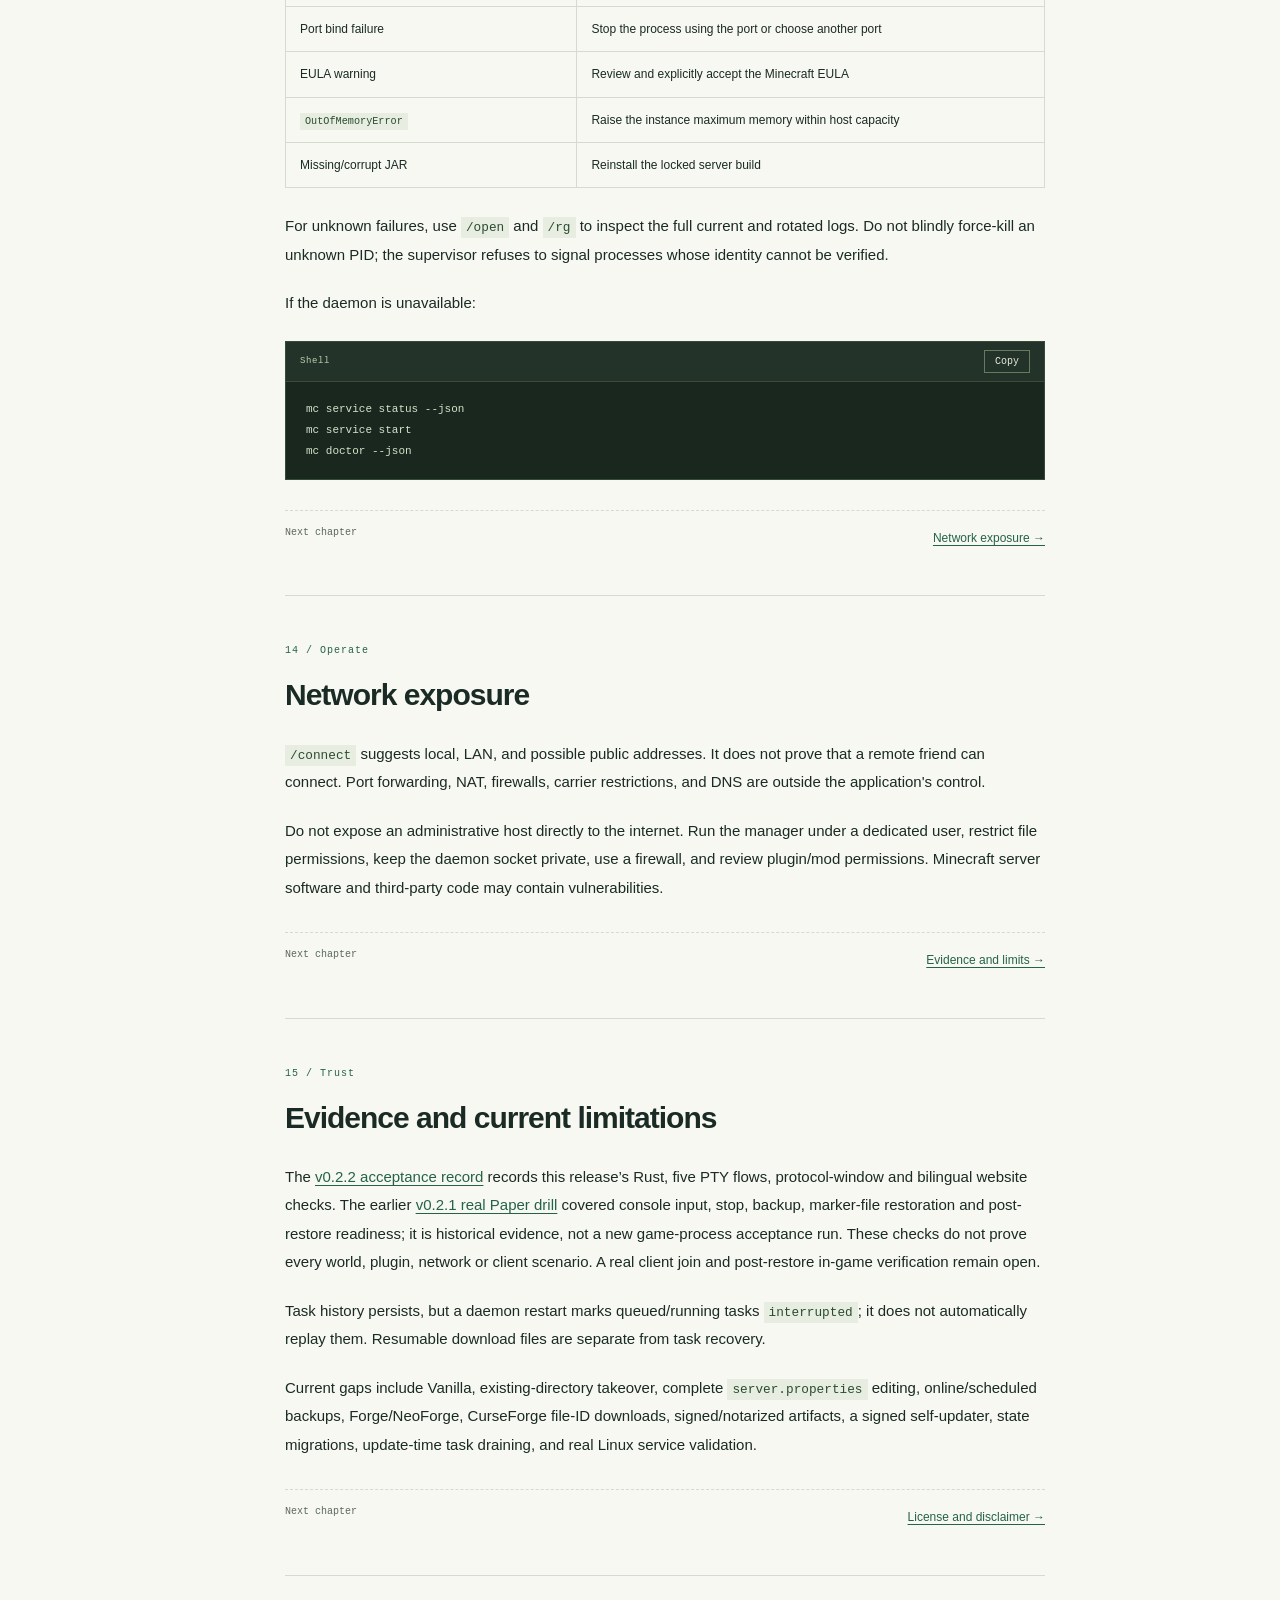
<file: site/docs/index.html>
<!doctype html>
<html lang="en" data-theme="claude">
<head>
  <meta charset="utf-8">
  <meta name="viewport" content="width=device-width, initial-scale=1">
  <title>User Guide · mc-server-tui</title>
  <meta name="description" content="Install, run, back up, troubleshoot, and understand the safety limits of the mc-server-tui v0.2.2 Minecraft server manager.">
  <meta name="theme-color" content="#f5f6ef">
  <link rel="canonical" href="https://juanwang-buaa.github.io/mc-server-tui/docs/">
  <link rel="alternate" hreflang="en" href="https://juanwang-buaa.github.io/mc-server-tui/docs/">
  <link rel="alternate" hreflang="zh-CN" href="https://juanwang-buaa.github.io/mc-server-tui/docs/zh-CN/">
  <link rel="alternate" hreflang="x-default" href="https://juanwang-buaa.github.io/mc-server-tui/docs/">
  <link rel="icon" href="../assets/favicon.svg" type="image/svg+xml">
  <link rel="stylesheet" href="../assets/styles.css?v=0.2.2">
  <meta property="og:type" content="article">
  <meta property="og:title" content="User Guide · mc-server-tui">
  <meta property="og:description" content="Install, run, back up, troubleshoot, and understand the safety limits of the mc-server-tui v0.2.2 Minecraft server manager.">
  <meta property="og:url" content="https://juanwang-buaa.github.io/mc-server-tui/docs/">
  <meta property="og:image" content="https://juanwang-buaa.github.io/mc-server-tui/assets/session-claude-0.2.1.png">
  <meta name="twitter:card" content="summary_large_image">
  <meta name="twitter:title" content="User Guide · mc-server-tui">
  <meta name="twitter:description" content="Install, run, back up, troubleshoot, and understand the safety limits of the mc-server-tui v0.2.2 Minecraft server manager.">
  <meta name="twitter:image" content="https://juanwang-buaa.github.io/mc-server-tui/assets/session-claude-0.2.1.png">
  <script src="../assets/app.js?v=0.2.2" defer></script>
  <script src="../assets/docs.js?v=0.2.2" defer></script>
</head>
<body class="docs-page">
  <a class="skip-link" href="#main">Skip to content</a>
  <div class="docs-progress" aria-hidden="true"><span id="docs-progress-bar"></span></div>
  <div class="page-glow" aria-hidden="true"></div>

  <header class="site-header docs-site-header" id="site-header">
    <div class="header-inner">
      <a class="brand" href="../" aria-label="mc-server-tui">
        <img class="brand-mark" src="../assets/favicon.svg" alt="" width="28" height="28">
        <span>mc-server-tui</span>
        <span class="alpha-tag">ALPHA</span>
      </a>
      <nav class="nav docs-top-nav" aria-label="Main navigation">
        <a href="../">Home</a>
        <a class="is-active" href="./" aria-current="page">Guide</a>
        <a href="#troubleshooting">Troubleshooting</a>
      </nav>
      <div class="docs-top-actions">
        <a class="docs-lang-switch" href="zh-CN/" hreflang="zh-CN" lang="zh-CN">简体中文</a>
        <a class="header-github" href="https://github.com/JUANWANG-BUAA/mc-server-tui" target="_blank" rel="noreferrer">GitHub <span aria-hidden="true">↗</span></a>
      </div>
    </div>
  </header>

  <main id="main" class="docs-main">
    <section class="docs-hero">
      <div class="docs-hero-copy">
        <p class="eyebrow"><span class="pulse-dot" aria-hidden="true"></span>USER GUIDE · V0.2.2 ALPHA</p>
        <h1>Your first server.<br><em>Then your everyday workflow.</em></h1>
        <p class="docs-hero-lede">A complete field guide to installing the alpha, creating a Paper or Fabric server, running it day to day, and recovering a world with care. Follow the expected results at each step, and use the failure guide when an operation needs attention.</p>
        <div class="docs-hero-meta"><span>Unsigned alpha</span><span>16 chapters</span><span>About 20 minutes</span></div>
        <div class="docs-quicklinks">
          <a href="#install">Install <span aria-hidden="true">→</span></a>
          <a href="#create-the-first-server">Create a server <span aria-hidden="true">→</span></a>
          <a href="#backups-restore">Back up a world <span aria-hidden="true">→</span></a>
        </div>
      </div>
      <div class="docs-hero-card">
        <span class="docs-card-index">00 / Alpha note</span>
        <p>This guide documents the shipped v0.2.2 behavior. The release is unsigned and does not promise production stability or data recovery.</p>
        <a href="#read-before-hosting">Read the full safety guidance <span aria-hidden="true">↓</span></a>
      </div>
    </section>

    <details class="docs-mobile-menu">
      <summary>Open chapter list</summary>
      <nav aria-label="Contents"><a href="#read-before-hosting">Start here</a><a href="#supported-scope">Supported scope</a><a href="#install">Install</a><a href="#create-the-first-server">First server</a><a href="#session-shell">Session shell</a><a href="#lifecycle-readiness">Lifecycle</a><a href="#common-configuration">Configuration</a><a href="#backups-restore">Backups and restore</a><a href="#players-logs-workspaces">Players and logs</a><a href="#fabric-addons-server-packs">Fabric and packs</a><a href="#cli">CLI</a><a href="#service-update-data">Service and data</a><a href="#troubleshooting">Troubleshooting</a><a href="#network-exposure">Network exposure</a><a href="#evidence-current-limitations">Evidence and limits</a><a href="#license-no-warranty-notice">License and disclaimer</a></nav>
    </details>

    <div class="docs-layout">
      <aside class="docs-sidebar">
        <p class="docs-sidebar-title">Contents</p>
        <label class="docs-search">
          <span>Filter chapters</span>
          <input id="docs-nav-filter" type="search" placeholder="Find a chapter…" autocomplete="off">
        </label>
        <nav aria-label="Contents"><div class="docs-nav-groups"><div class="docs-nav-group" data-doc-group><p class="docs-nav-label">Get started</p><a href="#read-before-hosting" data-doc-link>Start here</a><a href="#supported-scope" data-doc-link>Supported scope</a><a href="#install" data-doc-link>Install</a><a href="#create-the-first-server" data-doc-link>First server</a></div><div class="docs-nav-group" data-doc-group><p class="docs-nav-label">Day to day</p><a href="#session-shell" data-doc-link>Session shell</a><a href="#lifecycle-readiness" data-doc-link>Lifecycle</a><a href="#common-configuration" data-doc-link>Configuration</a><a href="#backups-restore" data-doc-link>Backups and restore</a><a href="#players-logs-workspaces" data-doc-link>Players and logs</a><a href="#fabric-addons-server-packs" data-doc-link>Fabric and packs</a></div><div class="docs-nav-group" data-doc-group><p class="docs-nav-label">Operate</p><a href="#cli" data-doc-link>CLI</a><a href="#service-update-data" data-doc-link>Service and data</a><a href="#troubleshooting" data-doc-link>Troubleshooting</a><a href="#network-exposure" data-doc-link>Network exposure</a></div><div class="docs-nav-group" data-doc-group><p class="docs-nav-label">Trust</p><a href="#evidence-current-limitations" data-doc-link>Evidence and limits</a><a href="#license-no-warranty-notice" data-doc-link>License and disclaimer</a></div></div></nav>
        <p class="docs-nav-empty" id="docs-nav-empty" hidden>No matching chapter.</p>
        <div class="docs-sidebar-note">
          <span>ALPHA</span>
          <p>This guide documents the shipped v0.2.2 behavior. The release is unsigned and does not promise production stability or data recovery.</p>
        </div>
      </aside>

      <article class="docs-article" id="guide">
<section class="doc-section" id="read-before-hosting"><header class="doc-section-head"><span class="doc-section-kicker">01 / Get started</span><h2>Start here</h2></header>
<p>This guide takes you to three outcomes: a managed server, a client connection, and a verifiable world backup. For a first installation, follow chapters 2–4. For an existing instance, start at chapter 5. If an operation fails, use chapter 13. Each workflow includes an expected result; <code>/help</code> lists the commands in the app.</p>
<h3 id="before-hosting-a-world">Before hosting a world</h3>
<p><code>mc-server-tui</code> is an independent terminal-based Minecraft Java server manager. It is not affiliated with Mojang, Microsoft, PaperMC, Modrinth, Fabric, or Forge. Minecraft and related trademarks belong to their respective owners.</p>
<p>You are responsible for:</p>
<ul><li>reviewing and accepting the Minecraft EULA yourself;</li><li>using only server software, plugins, mods, packs, world data, and player data you are entitled to use;</li><li>keeping independent backups outside this application;</li><li>firewall, port forwarding, public exposure, passwords, permissions, and host security;</li><li>validating that a plugin, mod, server pack, or update works before relying on it for a world you care about.</li></ul>
<p>This alpha is unsigned. Release artifacts have SHA-256 integrity checks, but no code signature or Apple notarization. Server software and third-party add-ons execute with the permissions of your user account. Use a dedicated account and do not install untrusted files. The software is provided under the repository's MIT OR Apache-2.0 license, without a guarantee of availability or recovery.</p>
<nav class="chapter-next" aria-label="Next chapter"><span>Next chapter</span><a href="#supported-scope">Supported scope →</a></nav>
</section>
<section class="doc-section" id="supported-scope"><header class="doc-section-head"><span class="doc-section-kicker">02 / Get started</span><h2>Supported scope</h2></header>
<div class="docs-table-wrap"><table class="docs-table"><thead><tr><th>Platform</th><th><code>v0.2.2</code> artifact</th></tr></thead><tbody><tr><td>macOS 13+ Apple Silicon</td><td><code>aarch64-apple-darwin</code></td></tr><tr><td>Linux x86_64</td><td><code>x86_64-unknown-linux-gnu</code></td></tr><tr><td>Linux arm64</td><td><code>aarch64-unknown-linux-gnu</code></td></tr><tr><td>Intel macOS</td><td>Not published in this release</td></tr></tbody></table></div>
<p><strong>Before continuing:</strong> install Java for your game version. The app recommends Java 21 for 1.21.x and Java 25+ for 26.x. The Paper wizard discovers installed runtimes; it does not install Java.</p>
<p>The TUI relies on a Unix socket and Unix process behavior. Windows is not supported by this release. Use a terminal at least 80×24; 40×12 is usable with reduced chrome.</p>
<p>Java must match the selected Minecraft and server version. The creation flow shows detected runtimes and recommends one, but you remain responsible for the server version, plugins/mods, and client compatibility.</p>
<nav class="chapter-next" aria-label="Next chapter"><span>Next chapter</span><a href="#install">Install →</a></nav>
</section>
<section class="doc-section" id="install"><header class="doc-section-head"><span class="doc-section-kicker">03 / Get started</span><h2>Install</h2></header>
<h3 id="release-installer">Release installer</h3>
<p><code>v0.2.2</code> is a pre-release, so use the tag-specific URL:</p>
<div class="docs-code"><div class="docs-code-bar"><span>Shell</span><button class="docs-code-copy" type="button" data-copy-label="Copy" data-copied-label="Copied" data-failed-label="Select">Copy</button></div><pre><code>TAG=v0.2.2
curl -fsSL "https://github.com/JUANWANG-BUAA/mc-server-tui/releases/download/$TAG/install.sh" | sh
mc setup
mc</code></pre></div>
<p><code>mc setup</code> writes a user configuration, checks Java, installs a launchd or systemd user service when available, starts the daemon, and opens the TUI from <code>mc</code>. To write configuration without installing a background service:</p>
<div class="docs-code"><div class="docs-code-bar"><span>Shell</span><button class="docs-code-copy" type="button" data-copy-label="Copy" data-copied-label="Copied" data-failed-label="Select">Copy</button></div><pre><code>mc setup --no-service
mc daemon run   # terminal 1
mc tui          # terminal 2</code></pre></div>
<p><strong>Expected result:</strong> setup finishes configuration and user-service initialization. Running <code>mc</code> opens a session with Paper, Fabric and pack-inspection entries, plus a connected management-service status. Type a command or click an entry to begin. Typing replaces the welcome content so results remain visible.</p>
<p><strong>If it does not work:</strong> if <code>mc</code> is missing, run <code>export PATH="$HOME/.local/bin:$PATH"</code>. If management is disconnected, use <code>mc service status --json</code> and <code>mc service start</code>. Use <code>mc setup --dry-run</code> to inspect the intended paths before writing them.</p>
<figure class="doc-figure"><img src="../assets/welcome-0.2.2.png" alt="First-use welcome · actual v0.2.2 TUI · demonstration data" loading="lazy" width="771" height="504"><figcaption>First-use welcome · actual v0.2.2 TUI · demonstration data</figcaption></figure>
<h3 id="build-from-source">Build from source</h3>
<p>The repository pins Rust 1.89.0:</p>
<div class="docs-code"><div class="docs-code-bar"><span>Shell</span><button class="docs-code-copy" type="button" data-copy-label="Copy" data-copied-label="Copied" data-failed-label="Select">Copy</button></div><pre><code>git clone https://github.com/JUANWANG-BUAA/mc-server-tui.git
cd mc-server-tui
cargo build --workspace
./target/debug/mc setup --dry-run
./target/debug/mc setup
./target/debug/mc</code></pre></div>
<p>Verify the active version and protocol:</p>
<div class="docs-code"><div class="docs-code-bar"><span>Shell</span><button class="docs-code-copy" type="button" data-copy-label="Copy" data-copied-label="Copied" data-failed-label="Select">Copy</button></div><pre><code>mc version --json
mc status --json
mc doctor --json</code></pre></div>
<nav class="chapter-next" aria-label="Next chapter"><span>Next chapter</span><a href="#create-the-first-server">First server →</a></nav>
</section>
<section class="doc-section" id="create-the-first-server"><header class="doc-section-head"><span class="doc-section-kicker">04 / Get started</span><h2>Create the first server</h2></header>
<p>Open the Paper entry on the welcome screen, or start <code>mc</code> and submit:</p>
<div class="docs-code"><div class="docs-code-bar"><span>TUI</span><button class="docs-code-copy" type="button" data-copy-label="Copy" data-copied-label="Copied" data-failed-label="Select">Copy</button></div><pre><code>/create</code></pre></div>
<p>The guided Paper flow asks for:</p>
<ol><li>instance name and Minecraft version;</li><li>Java runtime, memory range, and server port;</li><li>a review of the artifact, download source, memory, port, and EULA.</li></ol>
<figure class="doc-figure"><img src="../assets/create-0.2.1.png" alt="Paper wizard · v0.2.1 capture, layout retained in v0.2.2 · demonstration data" loading="lazy" width="867" height="504"><figcaption>Paper wizard · v0.2.1 capture, layout retained in v0.2.2 · demonstration data</figcaption></figure>
<p>The runtime step retains your instance name and version and starts with a settings summary. Press Enter to accept, or F3 / Tab to adjust Java, memory and port.</p>
<p>New date-based releases such as <code>26.3</code> and <code>26.2</code> are sorted before legacy <code>1.21.x</code> releases in the version picker. Choose the exact version your players will use. EULA acceptance is explicit and is never selected automatically.</p>
<p>After submission, use:</p>
<div class="docs-code"><div class="docs-code-bar"><span>TUI</span><button class="docs-code-copy" type="button" data-copy-label="Copy" data-copied-label="Copied" data-failed-label="Select">Copy</button></div><pre><code>/tasks
/task &lt;number&gt;</code></pre></div>
<p>to inspect download progress, source, speed, phases, and cancellation.</p>
<h3 id="select-start-and-connect">Select, start and connect</h3>
<p><strong>Expected result:</strong> the create task completes and <code>/instances</code> lists the server. Select it before starting:</p>
<div class="docs-code"><div class="docs-code-bar"><span>TUI</span><button class="docs-code-copy" type="button" data-copy-label="Copy" data-copied-label="Copied" data-failed-label="Select">Copy</button></div><pre><code>/instances
/use &lt;number-or-name&gt;
/start
/connect</code></pre></div>
<p>Wait for Minecraft readiness, then connect with a Java client using the same game version. On the same machine, this is usually <code>localhost:25565</code>; use the port shown by <code>/connect</code>. Other machines also require appropriate networking. A connected management service is separate from a ready Minecraft process.</p>
<p><strong>If it does not work:</strong> inspect creation with <code>/tasks</code> and <code>/task &lt;number&gt;</code>; inspect startup with <code>/open</code> or <code>/logs</code>. Dismiss a failure dialog to return to its underlying page and correct the settings.</p>
<h3 id="create-fabric">Create Fabric</h3>
<p>Clicking Fabric fills a <code>/fabric </code> draft without submitting. Add the name and exact game version, then include the acceptance flag only after reviewing and agreeing to the Minecraft EULA:</p>
<div class="docs-code"><div class="docs-code-bar"><span>TUI</span><button class="docs-code-copy" type="button" data-copy-label="Copy" data-copied-label="Copied" data-failed-label="Select">Copy</button></div><pre><code>/fabric MyFabricServer 1.21.11 --accept-eula</code></pre></div>
<p>The Fabric path resolves a stable loader and compatible Java, checks the port, and creates a managed instance.</p>
<nav class="chapter-next" aria-label="Next chapter"><span>Next chapter</span><a href="#session-shell">Session shell →</a></nav>
</section>
<section class="doc-section" id="session-shell"><header class="doc-section-head"><span class="doc-section-kicker">05 / Day to day</span><h2>Session shell</h2></header>
<p>The default screen is a session shell. Text without a leading slash is sent to the current Minecraft console; slash commands manage the application.</p>
<p>The header keeps the selected instance, next action and resources visible. One compact activity area reports background work. Management connectivity is shown separately from Minecraft readiness. Console drafts show their target and stay bound to the instance where typing began: after switching instances, return to the original instance or press Esc to clear the draft before sending.</p>
<p>Common commands:</p>
<div class="docs-table-wrap"><table class="docs-table"><thead><tr><th>Command</th><th>Purpose</th></tr></thead><tbody><tr><td><code>/help</code>, <code>F1</code></td><td>Show all commands and keys</td></tr><tr><td><code>/instances</code>, <code>/use &lt;number-or-name&gt;</code></td><td>List and select an instance</td></tr><tr><td><code>/open</code></td><td>Open the selected instance detail</td></tr><tr><td><code>/start</code>, <code>/stop</code>, <code>/restart</code></td><td>Start, gracefully stop, or controlled restart</td></tr><tr><td><code>/logs</code></td><td>Tail console output in the session</td></tr><tr><td><code>/console &lt;command&gt;</code></td><td>Send one command to the Minecraft console</td></tr><tr><td><code>/tasks</code>, <code>/task &lt;n&gt;</code>, <code>/cancel [n]</code></td><td>Inspect or cancel durable tasks</td></tr><tr><td><code>/backup</code>, <code>/backups</code></td><td>Create or manage stopped-world backups</td></tr><tr><td><code>/config</code></td><td>Edit four common <code>server.properties</code> values</td></tr><tr><td><code>/players [action] [player]</code></td><td>OP, whitelist, ban, pardon, kick, LuckPerms helpers</td></tr><tr><td><code>/rg [-i] [-e] &lt;pattern&gt;</code></td><td>Search current and rotated logs</td></tr><tr><td><code>/connect</code>, <code>/monitor</code></td><td>Inspect join addresses and server state</td></tr><tr><td><code>/mods</code>, <code>/import</code>, <code>/export</code></td><td>Add-ons and server-pack workflows</td></tr><tr><td><code>/pages</code>, <code>/page &lt;n&gt;</code>, <code>/close [n]</code></td><td>Workspace pages</td></tr><tr><td><code>/theme [name]</code>, <code>F2</code></td><td>Themes</td></tr><tr><td><code>/quit</code></td><td>Exit the TUI; the server and tasks continue</td></tr></tbody></table></div>
<p>Useful keys: <code>Enter</code> submit, <code>Tab</code> complete, <code>←/→</code> move the cursor, <code>Home/End</code> line boundaries, <code>↑/↓</code> history or selection, <code>Ctrl-K</code> command palette, <code>F2</code> theme, and <code>F1</code> help.</p>
<nav class="chapter-next" aria-label="Next chapter"><span>Next chapter</span><a href="#lifecycle-readiness">Lifecycle →</a></nav>
</section>
<section class="doc-section" id="lifecycle-readiness"><header class="doc-section-head"><span class="doc-section-kicker">06 / Day to day</span><h2>Lifecycle and readiness</h2></header>
<ul><li><code>/start</code> is idempotent and verifies the Java path, server JAR, port, and process identity.</li><li><code>/stop</code> sends Minecraft's graceful <code>stop</code> command and waits for the verified process to exit. Timeout does not force-kill Java.</li><li><code>/restart</code> requires a verified starting or running process, gracefully stops it, waits for a clean stopped state, then starts the same instance. It does not start a replacement after an unclean stop.</li><li>Readiness requires the server's <code>Done (</code> marker. An open port alone is not considered ready.</li><li>Closing the TUI or daemon does not kill the resident runner or Java process.</li></ul>
<p>The instance detail page (<code>/open</code>) exposes lifecycle controls, console input, logs, process identity, CPU/RSS samples, and alerts. Press <code>R</code> there for a controlled restart and <code>c</code> for configuration. F3 expands the diagnostic summary; logs receive the space by default. Ctrl-K exposes the same detail toggle.</p>
<nav class="chapter-next" aria-label="Next chapter"><span>Next chapter</span><a href="#common-configuration">Configuration →</a></nav>
</section>
<section class="doc-section" id="common-configuration"><header class="doc-section-head"><span class="doc-section-kicker">07 / Day to day</span><h2>Common configuration</h2></header>
<p>Run:</p>
<div class="docs-code"><div class="docs-code-bar"><span>TUI</span><button class="docs-code-copy" type="button" data-copy-label="Copy" data-copied-label="Copied" data-failed-label="Select">Copy</button></div><pre><code>/config</code></pre></div>
<p>The current editor supports MOTD, maximum players, difficulty, and view distance. It shows a diff before writing, preserves unknown keys and comments, and rejects an external file change instead of overwriting it. Saving while the server is running does not restart it. Use <code>/restart</code> or <code>R</code> when you want the new values to take effect.</p>
<p>Raw editing, the complete property catalog, and per-version validation are not implemented. For unsupported properties, edit <code>server.properties</code> while the server is stopped and keep your own backup.</p>
<nav class="chapter-next" aria-label="Next chapter"><span>Next chapter</span><a href="#backups-restore">Backups and restore →</a></nav>
</section>
<section class="doc-section" id="backups-restore"><header class="doc-section-head"><span class="doc-section-kicker">08 / Day to day</span><h2>Backups and restore</h2></header>
<p>Backups are stopped-world only. Run <code>/stop</code>, wait for <code>stopped</code>, then use <code>/backup</code>. Wait for the task to complete in <code>/tasks</code> before opening <code>/backups</code>.</p>
<p><strong>Expected result:</strong> the snapshot has a timestamp, file count and size. Verify it successfully before proceeding; being listed does not mean it has passed a fresh verification.</p>
<ol><li>Stop the server and wait for <code>stopped</code>.</li><li>Run <code>/backup</code>.</li><li>Open <code>/backups</code> and select a verified snapshot.</li><li>Press <code>v</code> to verify, then <code>Enter</code> to build a restore plan.</li><li>Review affected worlds, added/replaced/removed roots, staging space, and safety steps.</li><li>Press <code>c</code>, type the exact <code>RESTORE</code> confirmation, then submit.</li></ol>
<figure class="doc-figure"><img src="../assets/backups-0.2.1.png" alt="Backup manager · v0.2.1 capture, layout retained in v0.2.2 · demonstration data" loading="lazy" width="867" height="504"><figcaption>Backup manager · v0.2.1 capture, layout retained in v0.2.2 · demonstration data</figcaption></figure>
<p>Backup details display local time with an explicit UTC offset. F3 reveals technical evidence. Restore replaces the listed world roots; progress after the backup is not merged. After creating a backup, press <code>r</code> to refresh the catalog.</p>
<p>Restore is transactional and keeps rollback evidence until commit verification. The server remains stopped after restore. Start it explicitly and validate the world with a Minecraft client. No automated online backup or scheduler exists in this release.</p>
<nav class="chapter-next" aria-label="Next chapter"><span>Next chapter</span><a href="#players-logs-workspaces">Players and logs →</a></nav>
</section>
<section class="doc-section" id="players-logs-workspaces"><header class="doc-section-head"><span class="doc-section-kicker">09 / Day to day</span><h2>Players, logs, and workspaces</h2></header>
<p>Examples:</p>
<div class="docs-code"><div class="docs-code-bar"><span>TUI</span><button class="docs-code-copy" type="button" data-copy-label="Copy" data-copied-label="Copied" data-failed-label="Select">Copy</button></div><pre><code>/players list
/players op Steve
/players allow Alex
/players whitelist-on
/players kick Steve reason</code></pre></div>
<p>Online-name actions may need Mojang profile lookup and can fail on constrained networks. The TUI reports server responses or timeout errors; it does not pretend the action succeeded.</p>
<p><code>/rg</code> searches current and one rotated log. <code>/logs</code> shows recent output. <code>/monitor</code> shows game status and online count. CPU/RSS history is local observability, not TPS/MSPT or JVM heap telemetry.</p>
<p>Workspace pages preserve log filters and reading positions. Closing a page does not stop the server.</p>
<nav class="chapter-next" aria-label="Next chapter"><span>Next chapter</span><a href="#fabric-addons-server-packs">Fabric and packs →</a></nav>
</section>
<section class="doc-section" id="fabric-addons-server-packs"><header class="doc-section-head"><span class="doc-section-kicker">10 / Day to day</span><h2>Fabric, add-ons, and server packs</h2></header>
<ul><li><code>/mods search &lt;name&gt;</code> and <code>/mods install &lt;name&gt;</code> install supported Modrinth Paper plugins or Fabric mods, required catalog dependencies, and validated JARs. The instance must be stopped.</li><li><code>/import</code> previews a <code>.mrpack</code> or server-pack ZIP. <code>/import &lt;path&gt; --apply</code> stages and verifies compatible <code>mods</code>, <code>plugins</code>, and <code>config</code>; it refuses conflicts, unsafe paths, world/identity data, <code>server.jar</code>, and <code>server.properties</code>.</li><li><code>/export &lt;path.zip&gt;</code> creates a server add-on/config bundle with a SHA-256 manifest. It is not a client launcher pack.</li></ul>
<p>Imports do not execute pack scripts and do not prove that the combined plugins/mods will start. Validate after import. Forge/NeoForge and CurseForge file-ID materialization are not implemented.</p>
<nav class="chapter-next" aria-label="Next chapter"><span>Next chapter</span><a href="#cli">CLI →</a></nav>
</section>
<section class="doc-section" id="cli"><header class="doc-section-head"><span class="doc-section-kicker">11 / Operate</span><h2>CLI</h2></header>
<p>The CLI uses the same typed daemon API:</p>
<div class="docs-code"><div class="docs-code-bar"><span>Shell</span><button class="docs-code-copy" type="button" data-copy-label="Copy" data-copied-label="Copied" data-failed-label="Select">Copy</button></div><pre><code>mc cli instance list
mc cli instance start &lt;instance-id&gt;
mc cli instance stop &lt;instance-id&gt; --timeout-seconds 20
mc cli instance restart &lt;instance-id&gt; --timeout-seconds 20
mc cli backup create &lt;instance-id&gt;
mc cli backup list &lt;instance-id&gt;
mc cli task list
mc cli modpack inspect /path/server.mrpack</code></pre></div>
<p>CLI lifecycle output is an observation; a server can still be <code>starting</code> while the command returns. Poll dashboard/detail status or use the TUI until the readiness marker is observed.</p>
<nav class="chapter-next" aria-label="Next chapter"><span>Next chapter</span><a href="#service-update-data">Service and data →</a></nav>
</section>
<section class="doc-section" id="service-update-data"><header class="doc-section-head"><span class="doc-section-kicker">12 / Operate</span><h2>Service, update, and data</h2></header>
<div class="docs-code"><div class="docs-code-bar"><span>Shell</span><button class="docs-code-copy" type="button" data-copy-label="Copy" data-copied-label="Copied" data-failed-label="Select">Copy</button></div><pre><code>mc service install
mc service status --json
mc service restart
mc service uninstall
mc update status
mc update rollback --dry-run</code></pre></div>
<p>The user service supervises the daemon. Resident Java runners are intentionally separate. <code>mc service restart</code> restarts the daemon and leaves running servers alone. Uninstall preserves instance data unless a destructive purge option is explicitly used.</p>
<p><code>mc doctor</code> prints the exact data directory. Instance worlds live under <code>&lt;state&gt;/instances/&lt;uuid&gt;/server/</code>. Do not edit the UUID directory while the server is running. Configuration, socket, state, and cache paths can be overridden in <code>config.toml</code> or with documented environment variables.</p>
<nav class="chapter-next" aria-label="Next chapter"><span>Next chapter</span><a href="#troubleshooting">Troubleshooting →</a></nav>
</section>
<section class="doc-section" id="troubleshooting"><header class="doc-section-head"><span class="doc-section-kicker">13 / Operate</span><h2>Troubleshooting</h2></header>
<h3 id="read-the-operation-failure-dialog">Read the operation-failure dialog</h3>
<p>Failures in creation, instance management, console, backup, pack inspection and configuration show their actual reason and recovery guidance. Use <code>d</code> or F3 for the error code and evidence; arrows or the mouse wheel scroll. Esc or Enter closes. While open, the dialog captures keys, paste and clicks. The underlying page and draft remain available after dismissal. It does not automatically retry or copy to the clipboard. Periodic connection failures remain in the status line.</p>
<p>Correct the issue before submitting again. For a bug report, retain the reason, error code and relevant logs, reviewing paths and sensitive information first.</p>
<figure class="doc-figure"><img src="../assets/error-0.2.2.png" alt="Expanded failure details · actual v0.2.2 TUI · simulated Java discovery failure" loading="lazy" width="771" height="504"><figcaption>Expanded failure details · actual v0.2.2 TUI · simulated Java discovery failure</figcaption></figure>
<h3 id="inspect-the-service-and-environment">Inspect the service and environment</h3>
<p>Start with:</p>
<div class="docs-code"><div class="docs-code-bar"><span>Shell</span><button class="docs-code-copy" type="button" data-copy-label="Copy" data-copied-label="Copied" data-failed-label="Select">Copy</button></div><pre><code>mc version --json
mc doctor --json
mc status --json</code></pre></div>
<p>The instance detail recognizes common startup failures from the current log:</p>
<div class="docs-table-wrap"><table class="docs-table"><thead><tr><th>Symptom</th><th>First action</th></tr></thead><tbody><tr><td><code>UnsupportedClassVersionError</code></td><td>Select Java compatible with the server/MC version</td></tr><tr><td>Port bind failure</td><td>Stop the process using the port or choose another port</td></tr><tr><td>EULA warning</td><td>Review and explicitly accept the Minecraft EULA</td></tr><tr><td><code>OutOfMemoryError</code></td><td>Raise the instance maximum memory within host capacity</td></tr><tr><td>Missing/corrupt JAR</td><td>Reinstall the locked server build</td></tr></tbody></table></div>
<p>For unknown failures, use <code>/open</code> and <code>/rg</code> to inspect the full current and rotated logs. Do not blindly force-kill an unknown PID; the supervisor refuses to signal processes whose identity cannot be verified.</p>
<p>If the daemon is unavailable:</p>
<div class="docs-code"><div class="docs-code-bar"><span>Shell</span><button class="docs-code-copy" type="button" data-copy-label="Copy" data-copied-label="Copied" data-failed-label="Select">Copy</button></div><pre><code>mc service status --json
mc service start
mc doctor --json</code></pre></div>
<nav class="chapter-next" aria-label="Next chapter"><span>Next chapter</span><a href="#network-exposure">Network exposure →</a></nav>
</section>
<section class="doc-section" id="network-exposure"><header class="doc-section-head"><span class="doc-section-kicker">14 / Operate</span><h2>Network exposure</h2></header>
<p><code>/connect</code> suggests local, LAN, and possible public addresses. It does not prove that a remote friend can connect. Port forwarding, NAT, firewalls, carrier restrictions, and DNS are outside the application's control.</p>
<p>Do not expose an administrative host directly to the internet. Run the manager under a dedicated user, restrict file permissions, keep the daemon socket private, use a firewall, and review plugin/mod permissions. Minecraft server software and third-party code may contain vulnerabilities.</p>
<nav class="chapter-next" aria-label="Next chapter"><span>Next chapter</span><a href="#evidence-current-limitations">Evidence and limits →</a></nav>
</section>
<section class="doc-section" id="evidence-current-limitations"><header class="doc-section-head"><span class="doc-section-kicker">15 / Trust</span><h2>Evidence and current limitations</h2></header>
<p>The <a href="https://github.com/JUANWANG-BUAA/mc-server-tui/blob/v0.2.2/docs/acceptance/0.2.2.md" target="_blank" rel="noreferrer">v0.2.2 acceptance record</a> records this release’s Rust, five PTY flows, protocol-window and bilingual website checks. The earlier <a href="https://github.com/JUANWANG-BUAA/mc-server-tui/blob/v0.2.1/docs/acceptance/0.2.1.md" target="_blank" rel="noreferrer">v0.2.1 real Paper drill</a> covered console input, stop, backup, marker-file restoration and post-restore readiness; it is historical evidence, not a new game-process acceptance run. These checks do not prove every world, plugin, network or client scenario. A real client join and post-restore in-game verification remain open.</p>
<p>Task history persists, but a daemon restart marks queued/running tasks <code>interrupted</code>; it does not automatically replay them. Resumable download files are separate from task recovery.</p>
<p>Current gaps include Vanilla, existing-directory takeover, complete <code>server.properties</code> editing, online/scheduled backups, Forge/NeoForge, CurseForge file-ID downloads, signed/notarized artifacts, a signed self-updater, state migrations, update-time task draining, and real Linux service validation.</p>
<nav class="chapter-next" aria-label="Next chapter"><span>Next chapter</span><a href="#license-no-warranty-notice">License and disclaimer →</a></nav>
</section>
<section class="doc-section" id="license-no-warranty-notice"><header class="doc-section-head"><span class="doc-section-kicker">16 / Trust</span><h2>License and no-warranty notice</h2></header>
<p>The project is licensed under MIT OR Apache-2.0. Those licenses govern the software; this guide does not add a warranty or support commitment. You are responsible for backups, access control, hosted content, third-party licenses, and compliance with the Minecraft EULA and applicable law.</p>
<p>If a world matters, keep an independent backup and test restoration before changing server software, plugins, mods, or configuration.</p>
</section>
        <div class="docs-next">
          <span>Continue with confidence</span>
          <h2>A backup is part of the workflow.</h2>
          <p>Keep an independent copy of important worlds and test restoration before changing server software, plugins, mods, or configuration.</p>
          <a class="button button-primary" href="#backups-restore">Backups and restore <span aria-hidden="true">→</span></a>
        </div>
      </article>

      <aside class="docs-toc">
        <p>On this page</p>
        <nav aria-label="On this page"><a href="#read-before-hosting" data-toc-link>Start here</a><a href="#supported-scope" data-toc-link>Supported scope</a><a href="#install" data-toc-link>Install</a><a href="#create-the-first-server" data-toc-link>Create the first server</a><a href="#session-shell" data-toc-link>Session shell</a><a href="#lifecycle-readiness" data-toc-link>Lifecycle and readiness</a><a href="#common-configuration" data-toc-link>Common configuration</a><a href="#backups-restore" data-toc-link>Backups and restore</a><a href="#players-logs-workspaces" data-toc-link>Players, logs, and workspaces</a><a href="#fabric-addons-server-packs" data-toc-link>Fabric, add-ons, and server packs</a><a href="#cli" data-toc-link>CLI</a><a href="#service-update-data" data-toc-link>Service, update, and data</a><a href="#troubleshooting" data-toc-link>Troubleshooting</a><a href="#network-exposure" data-toc-link>Network exposure</a><a href="#evidence-current-limitations" data-toc-link>Evidence and current limitations</a><a href="#license-no-warranty-notice" data-toc-link>License and no-warranty notice</a></nav>
      </aside>
    </div>
  </main>

  <footer class="site-footer docs-footer">
    <div class="footer-brand">
      <img src="../assets/favicon.svg" alt="" width="22" height="22">
      <span>mc-server-tui</span>
      <span class="footer-alpha">alpha</span>
    </div>
    <p>Terminal-first Minecraft Java server management for macOS and Linux.</p>
    <div class="footer-links">
      <a href="../">Home</a>
      <a href="./">Guide</a>
      <a href="zh-CN/" hreflang="zh-CN">简体中文</a>
      <a href="https://github.com/JUANWANG-BUAA/mc-server-tui" target="_blank" rel="noreferrer">GitHub</a>
    </div>
    <p class="fine-print">Not affiliated with Mojang, Microsoft, PaperMC, Modrinth, Fabric, or Forge. Minecraft is a trademark of Mojang Synergies AB. <span id="year">2026</span></p>
  </footer>
</body>
</html>
</file>
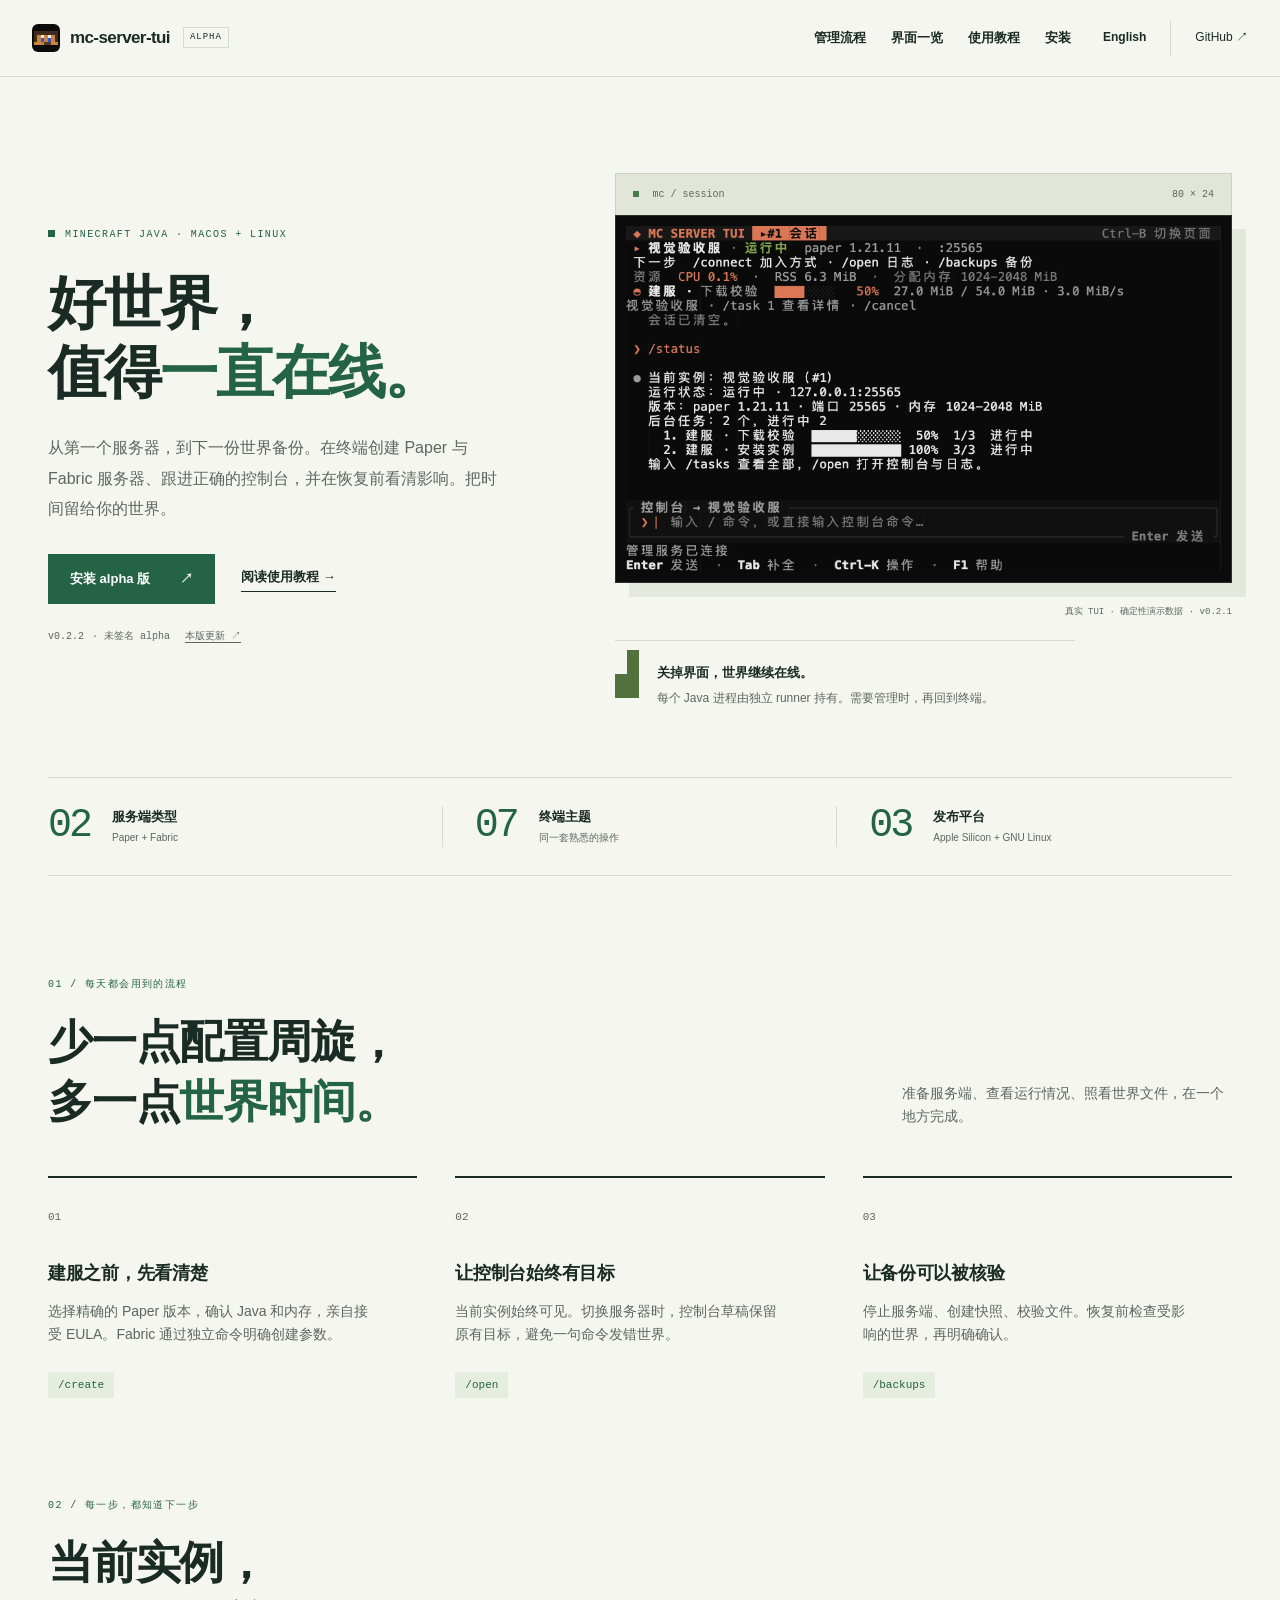
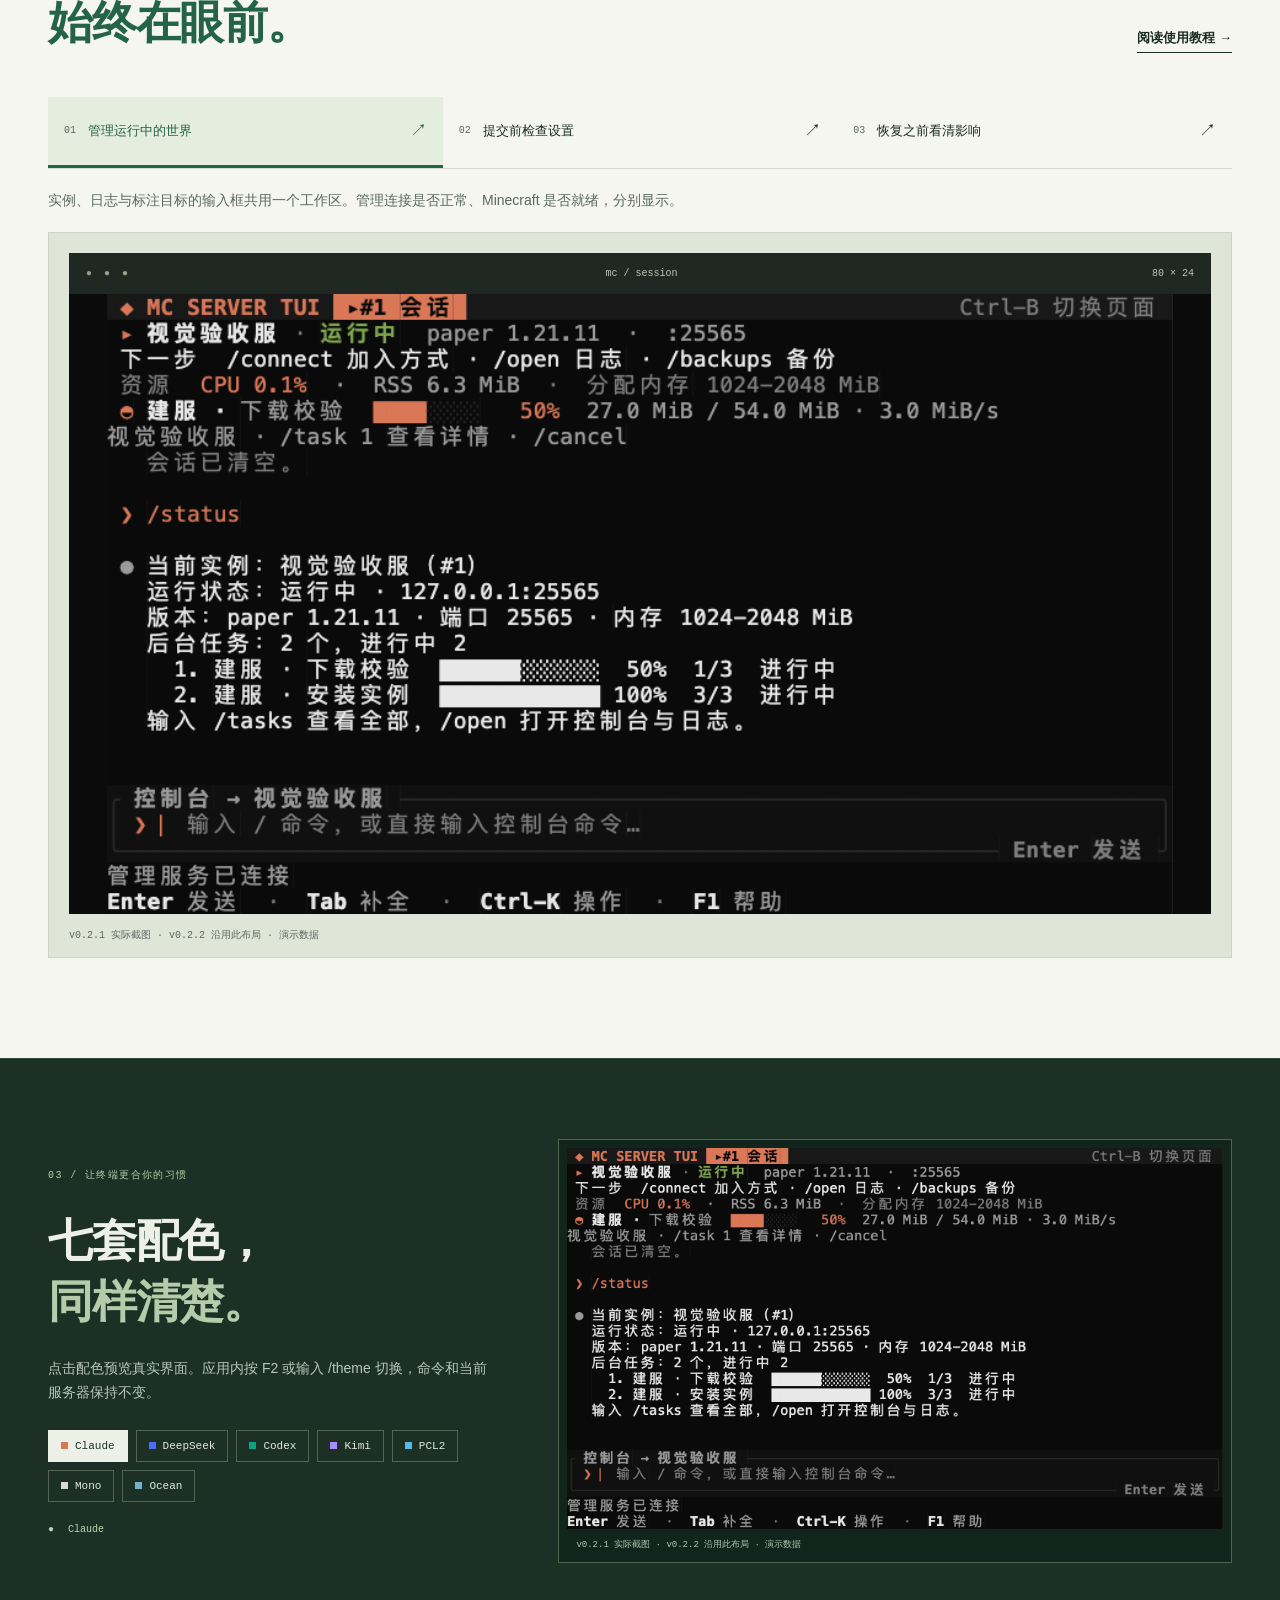
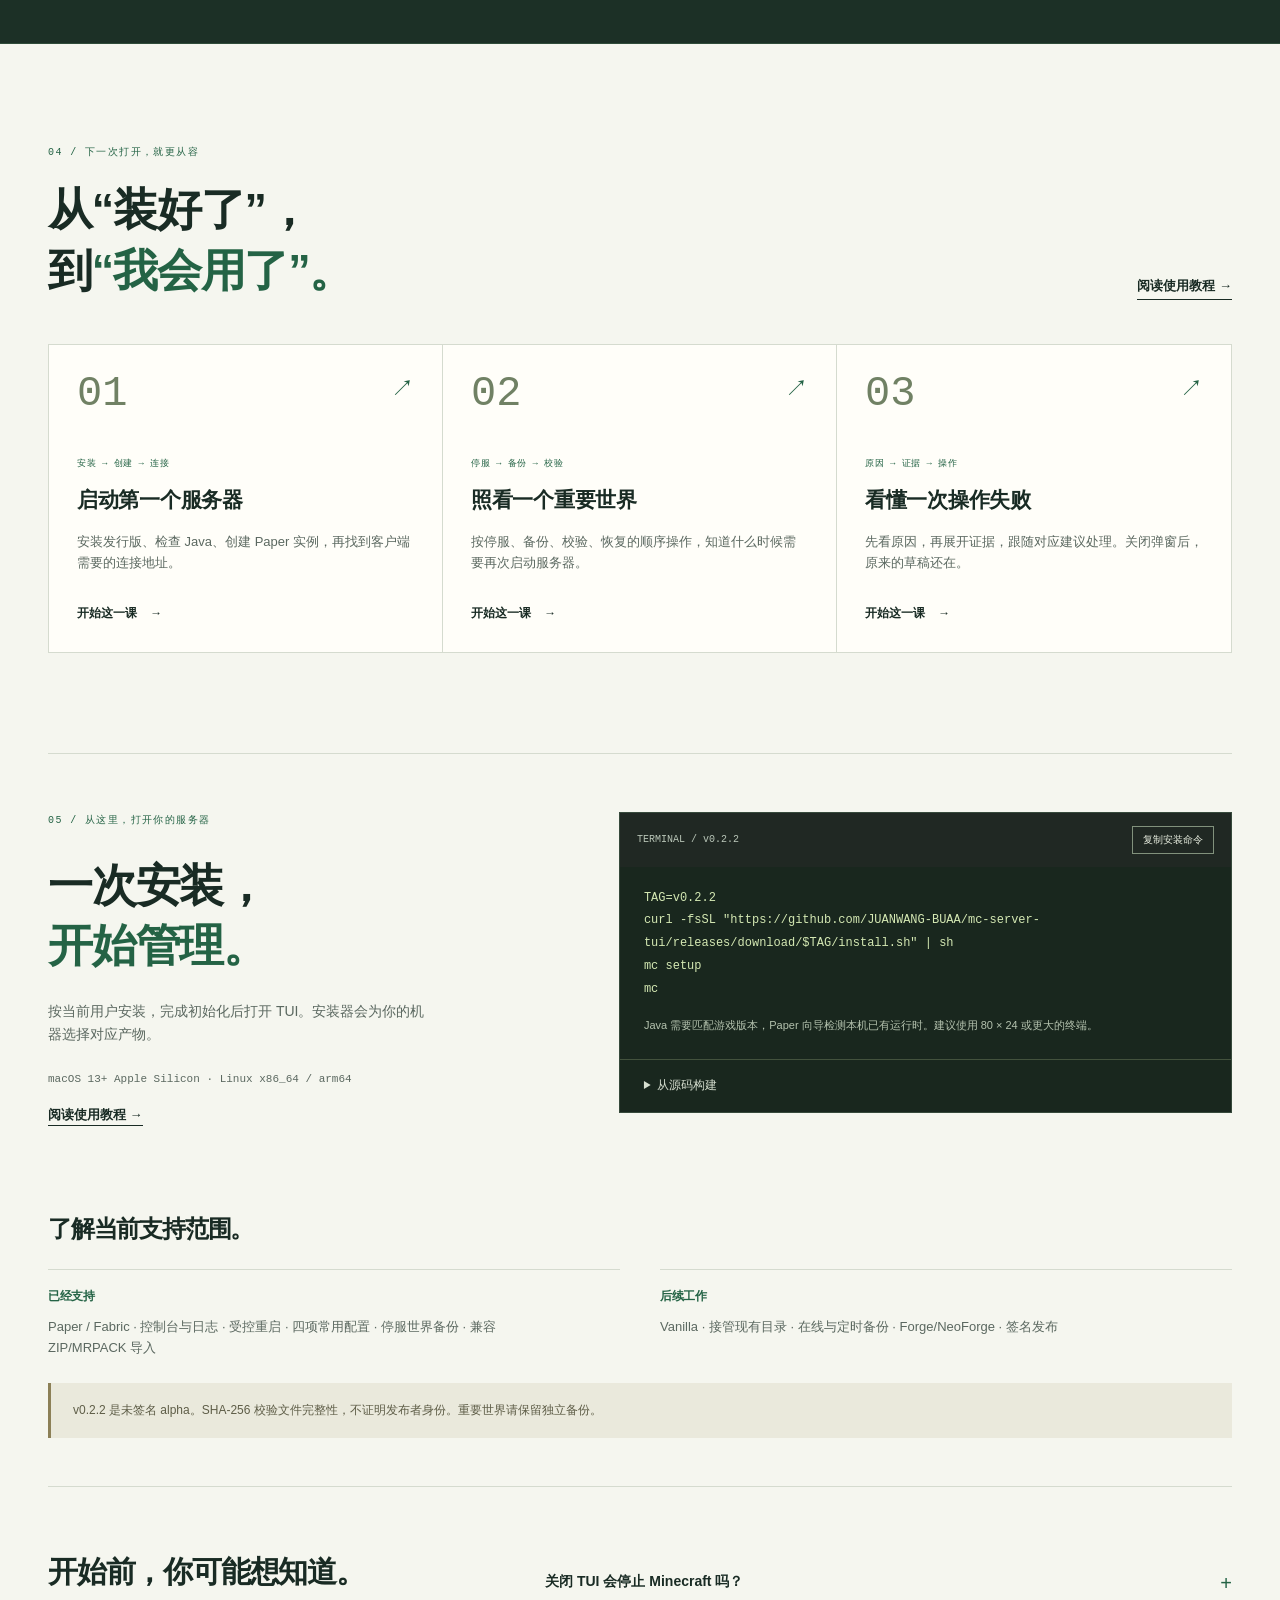
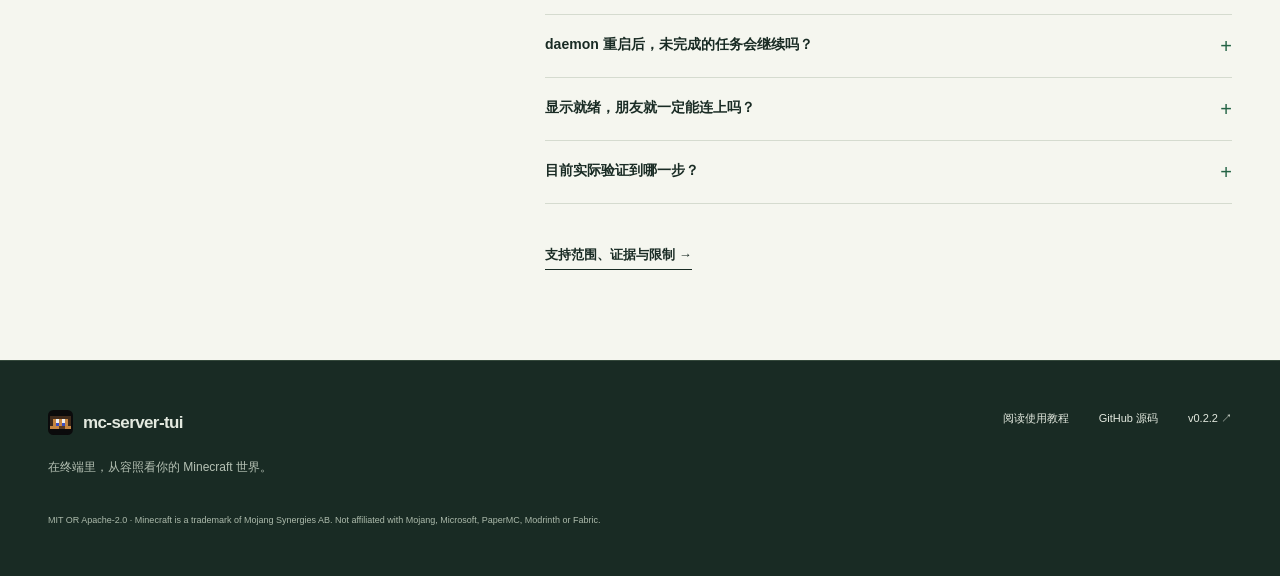
<file: site/zh-CN/index.html>
<!doctype html>
<html lang="zh-CN">
<head>
<meta charset="utf-8"><meta name="viewport" content="width=device-width,initial-scale=1">
<title>mc-server-tui — 你的 Minecraft 世界，你的终端。</title>
<meta name="description" content="在终端创建 Paper 与 Fabric 服务器，查看实时控制台，校验和恢复世界备份。面向 macOS 与 Linux 的 Minecraft Java 服务端管理工具。"><meta name="theme-color" content="#f5f6ef">
<link rel="canonical" href="https://juanwang-buaa.github.io/mc-server-tui/zh-CN/"><link rel="alternate" hreflang="en" href="https://juanwang-buaa.github.io/mc-server-tui/"><link rel="alternate" hreflang="zh-CN" href="https://juanwang-buaa.github.io/mc-server-tui/zh-CN/"><link rel="alternate" hreflang="x-default" href="https://juanwang-buaa.github.io/mc-server-tui/">
<link rel="icon" href="../assets/favicon.svg" type="image/svg+xml"><link rel="stylesheet" href="../assets/styles.css?v=0.2.2">
<meta property="og:type" content="website"><meta property="og:title" content="mc-server-tui — 你的 Minecraft 世界，你的终端。"><meta property="og:description" content="在终端创建 Paper 与 Fabric 服务器，查看实时控制台，校验和恢复世界备份。面向 macOS 与 Linux 的 Minecraft Java 服务端管理工具。"><meta property="og:url" content="https://juanwang-buaa.github.io/mc-server-tui/zh-CN/"><meta property="og:image" content="https://juanwang-buaa.github.io/mc-server-tui/assets/session-claude-0.2.1.png"><meta name="twitter:card" content="summary_large_image">
<script type="application/ld+json">{"@context": "https://schema.org", "@type": "SoftwareApplication", "name": "mc-server-tui", "applicationCategory": "DeveloperApplication", "operatingSystem": "macOS, Linux", "softwareVersion": "0.2.2", "url": "https://juanwang-buaa.github.io/mc-server-tui/", "codeRepository": "https://github.com/JUANWANG-BUAA/mc-server-tui", "license": "https://github.com/JUANWANG-BUAA/mc-server-tui/blob/main/LICENSE-MIT", "description": "在终端创建 Paper 与 Fabric 服务器，查看实时控制台，校验和恢复世界备份。面向 macOS 与 Linux 的 Minecraft Java 服务端管理工具。"}</script><script src="../assets/app.js?v=0.2.2" defer></script>
<noscript><style>.view-panel[hidden]{display:block!important}.view-tabs,.theme-picker,.terminal-bar button{display:none}</style></noscript>
</head>
<body class="landing-page" data-assets="../assets/">
<a class="skip-link" href="#main">跳到正文</a>
<header class="site-header"><div class="header-inner"><a class="brand" href="../"><img src="../assets/favicon.svg" width="28" height="28" alt=""><span>mc-server-tui</span><span class="alpha-tag">ALPHA</span></a><nav class="nav" aria-label="主导航"><a href="#workflow">管理流程</a><a href="#inside">界面一览</a><a href="#learn">使用教程</a><a href="#install">安装</a></nav><div class="header-actions"><a class="lang-switch" href="../" lang="en" hreflang="en">English</a><a class="header-github" href="https://github.com/JUANWANG-BUAA/mc-server-tui">GitHub ↗</a></div></div></header>
<main id="main">
<section class="hero wrap"><div class="hero-copy"><p class="eyebrow"><span class="square" aria-hidden="true"></span>MINECRAFT JAVA · MACOS + LINUX</p><h1>好世界，<br>值得<em>一直在线。</em></h1><p class="lede">从第一个服务器，到下一份世界备份。在终端创建 Paper 与 Fabric 服务器、跟进正确的控制台，并在恢复前看清影响。把时间留给你的世界。</p><div class="hero-actions"><a class="button button-primary" href="#install">安装 alpha 版 <span aria-hidden="true">↗</span></a><a class="text-link" href="../docs/zh-CN/">阅读使用教程 <span aria-hidden="true">→</span></a></div><p class="release-line">v0.2.2 <span>· 未签名 alpha</span><a href="https://github.com/JUANWANG-BUAA/mc-server-tui/releases/tag/v0.2.2">本版更新 ↗</a></p></div><div class="hero-visual"><div class="terminal-label"><span><i aria-hidden="true"></i> mc / session</span><span>80 × 24</span></div><div class="hero-screen"><img src="../assets/session-claude-0.2.1.png" alt="当前实例、任务与控制台输入框" width="867" height="504" fetchpriority="high"></div><p class="capture-note">真实 TUI · 确定性演示数据 · v0.2.1</p><div class="runner-note"><span class="pixel-cube" aria-hidden="true">▟</span><div><strong>关掉界面，世界继续在线。</strong><p>每个 Java 进程由独立 runner 持有。需要管理时，再回到终端。</p></div></div></div></section>
<section class="facts wrap" aria-label="项目概览"><div><strong>02</strong><span>服务端类型<small>Paper + Fabric</small></span></div><div><strong>07</strong><span>终端主题<small>同一套熟悉的操作</small></span></div><div><strong>03</strong><span>发布平台<small>Apple Silicon + GNU Linux</small></span></div></section>
<section class="section wrap" id="workflow"><div class="section-head"><div><p class="eyebrow">01 / 每天都会用到的流程</p><h2>少一点配置周旋，<br>多一点<em>世界时间。</em></h2></div><p>准备服务端、查看运行情况、照看世界文件，在一个地方完成。</p></div><div class="workflow-grid"><article class="workflow-step"><span class="step-index">01</span><h3>建服之前，先看清楚</h3><p>选择精确的 Paper 版本，确认 Java 和内存，亲自接受 EULA。Fabric 通过独立命令明确创建参数。</p><code>/create</code></article><article class="workflow-step"><span class="step-index">02</span><h3>让控制台始终有目标</h3><p>当前实例始终可见。切换服务器时，控制台草稿保留原有目标，避免一句命令发错世界。</p><code>/open</code></article><article class="workflow-step"><span class="step-index">03</span><h3>让备份可以被核验</h3><p>停止服务端、创建快照、校验文件。恢复前检查受影响的世界，再明确确认。</p><code>/backups</code></article></div></section>
<section class="section showcase wrap" id="inside"><div class="section-head"><div><p class="eyebrow">02 / 每一步，都知道下一步</p><h2>当前实例，<br><em>始终在眼前。</em></h2></div><a class="text-link" href="../docs/zh-CN/#session-shell">阅读使用教程 →</a></div><div class="view-tabs" role="tablist" aria-label="操作流程预览"><button type="button" role="tab" id="tab-session" aria-controls="panel-session" aria-selected="true" tabindex="0" data-view="session"><span>01</span>管理运行中的世界<b aria-hidden="true">↗</b></button><button type="button" role="tab" id="tab-create" aria-controls="panel-create" aria-selected="false" tabindex="-1" data-view="create"><span>02</span>提交前检查设置<b aria-hidden="true">↗</b></button><button type="button" role="tab" id="tab-backups" aria-controls="panel-backups" aria-selected="false" tabindex="-1" data-view="backups"><span>03</span>恢复之前看清影响<b aria-hidden="true">↗</b></button></div><section class="view-panel" role="tabpanel" id="panel-session" aria-labelledby="tab-session" tabindex="0"><p class="view-description">实例、日志与标注目标的输入框共用一个工作区。管理连接是否正常、Minecraft 是否就绪，分别显示。</p><figure class="screen-frame"><div class="terminal-bar"><span class="terminal-dots" aria-hidden="true">● ● ●</span><span>mc / session</span><span>80 × 24</span></div><img src="../assets/session-claude-0.2.1.png" alt="管理运行中的世界" width="867" height="504" loading="lazy"><figcaption>v0.2.1 实际截图 · v0.2.2 沿用此布局 · 演示数据</figcaption></figure></section><section class="view-panel" role="tabpanel" id="panel-create" aria-labelledby="tab-create" tabindex="0" hidden><p class="view-description">先选择版本，再查看运行设置摘要。F3 展开 Java、内存和端口；下载按真实来源和字节进度反馈。</p><figure class="screen-frame"><div class="terminal-bar"><span class="terminal-dots" aria-hidden="true">● ● ●</span><span>mc / create</span><span>80 × 24</span></div><img src="../assets/create-0.2.1.png" alt="提交前检查设置" width="867" height="504" loading="lazy"><figcaption>v0.2.1 实际截图 · v0.2.2 沿用此布局 · 演示数据</figcaption></figure></section><section class="view-panel" role="tabpanel" id="panel-backups" aria-labelledby="tab-backups" tabindex="0" hidden><p class="view-description">按本地时间找到快照，先校验，再检查世界目录和恢复计划，输入精确确认后提交。</p><figure class="screen-frame"><div class="terminal-bar"><span class="terminal-dots" aria-hidden="true">● ● ●</span><span>mc / backups</span><span>80 × 24</span></div><img src="../assets/backups-0.2.1.png" alt="恢复之前看清影响" width="867" height="504" loading="lazy"><figcaption>v0.2.1 实际截图 · v0.2.2 沿用此布局 · 演示数据</figcaption></figure></section></section>
<section class="themes-section" id="themes"><div class="wrap themes-layout"><div><p class="eyebrow">03 / 让终端更合你的习惯</p><h2>七套配色，<br><em>同样清楚。</em></h2><p class="themes-body">点击配色预览真实界面。应用内按 F2 或输入 /theme 切换，命令和当前服务器保持不变。</p><div class="theme-picker" role="group" aria-label="预览终端主题"><button type="button" data-set-theme="claude" aria-pressed="true"><i style="--swatch:#d97757" aria-hidden="true"></i>Claude</button><button type="button" data-set-theme="deepseek" aria-pressed="false"><i style="--swatch:#4d6bfe" aria-hidden="true"></i>DeepSeek</button><button type="button" data-set-theme="codex" aria-pressed="false"><i style="--swatch:#10a37f" aria-hidden="true"></i>Codex</button><button type="button" data-set-theme="kimi" aria-pressed="false"><i style="--swatch:#a78bfa" aria-hidden="true"></i>Kimi</button><button type="button" data-set-theme="pcl2" aria-pressed="false"><i style="--swatch:#56b8e8" aria-hidden="true"></i>PCL2</button><button type="button" data-set-theme="mono" aria-pressed="false"><i style="--swatch:#d8d8d8" aria-hidden="true"></i>Mono</button><button type="button" data-set-theme="ocean" aria-pressed="false"><i style="--swatch:#6cb6c9" aria-hidden="true"></i>Ocean</button></div><p class="theme-current"><span aria-hidden="true">●</span> <span id="theme-preview-label" aria-live="polite">Claude</span></p></div><figure class="theme-screen"><img id="theme-shot" src="../assets/session-claude-0.2.1.png" alt="Claude terminal theme" width="867" height="504" loading="lazy"><figcaption>v0.2.1 实际截图 · v0.2.2 沿用此布局 · 演示数据</figcaption></figure></div></section>
<section class="section wrap" id="learn"><div class="section-head"><div><p class="eyebrow">04 / 下一次打开，就更从容</p><h2>从“装好了”，<br>到<em>“我会用了”。</em></h2></div><a class="text-link" href="../docs/zh-CN/">阅读使用教程 →</a></div><div class="lesson-grid"><a class="lesson" href="../docs/zh-CN/#install"><span class="lesson-number">01 <span aria-hidden="true">↗</span></span><small>安装 → 创建 → 连接</small><h3>启动第一个服务器</h3><p>安装发行版、检查 Java、创建 Paper 实例，再找到客户端需要的连接地址。</p><span class="lesson-link">开始这一课 <span aria-hidden="true">→</span></span></a><a class="lesson" href="../docs/zh-CN/#backups-restore"><span class="lesson-number">02 <span aria-hidden="true">↗</span></span><small>停服 → 备份 → 校验</small><h3>照看一个重要世界</h3><p>按停服、备份、校验、恢复的顺序操作，知道什么时候需要再次启动服务器。</p><span class="lesson-link">开始这一课 <span aria-hidden="true">→</span></span></a><a class="lesson" href="../docs/zh-CN/#troubleshooting"><span class="lesson-number">03 <span aria-hidden="true">↗</span></span><small>原因 → 证据 → 操作</small><h3>看懂一次操作失败</h3><p>先看原因，再展开证据，跟随对应建议处理。关闭弹窗后，原来的草稿还在。</p><span class="lesson-link">开始这一课 <span aria-hidden="true">→</span></span></a></div></section>
<section class="install-section wrap" id="install"><div class="install-copy"><p class="eyebrow">05 / 从这里，打开你的服务器</p><h2>一次安装，<br><em>开始管理。</em></h2><p>按当前用户安装，完成初始化后打开 TUI。安装器会为你的机器选择对应产物。</p><p class="platforms">macOS 13+ Apple Silicon · Linux x86_64 / arm64</p><a class="text-link" href="../docs/zh-CN/#install">阅读使用教程 →</a></div><div class="install-code"><div class="terminal-bar"><span>TERMINAL / v0.2.2</span><button type="button" data-copy-target="install-command" data-copied="已复制" data-failed="请选择命令">复制安装命令</button></div><pre><code id="install-command">TAG=v0.2.2
curl -fsSL &quot;https://github.com/JUANWANG-BUAA/mc-server-tui/releases/download/$TAG/install.sh&quot; | sh
mc setup
mc</code></pre><p>Java 需要匹配游戏版本，Paper 向导检测本机已有运行时。建议使用 80 × 24 或更大的终端。</p><details class="source-install"><summary>从源码构建</summary><p>也可以自行构建。使用仓库固定的 Rust 工具链和锁定依赖。</p><pre><code>git clone https://github.com/JUANWANG-BUAA/mc-server-tui.git
cd mc-server-tui
cargo build --workspace --release --locked
./target/release/mc setup
./target/release/mc</code></pre></details></div></section>
<section class="support wrap"><h2>了解当前支持范围。</h2><div class="support-grid"><div><h3>已经支持</h3><p>Paper / Fabric · 控制台与日志 · 受控重启 · 四项常用配置 · 停服世界备份 · 兼容 ZIP/MRPACK 导入</p></div><div><h3>后续工作</h3><p>Vanilla · 接管现有目录 · 在线与定时备份 · Forge/NeoForge · 签名发布</p></div></div><p class="alpha-notice">v0.2.2 是未签名 alpha。SHA-256 校验文件完整性，不证明发布者身份。重要世界请保留独立备份。</p></section>
<section class="section faq wrap"><h2>开始前，你可能想知道。</h2><div><details><summary>关闭 TUI 会停止 Minecraft 吗？<span aria-hidden="true">+</span></summary><p>不会。每个实例都有常驻 runner。/quit 或 Ctrl-C 退出管理界面；需要停服时，使用 /stop。</p></details><details><summary>daemon 重启后，未完成的任务会继续吗？<span aria-hidden="true">+</span></summary><p>任务历史会保留。排队和执行中的任务会变为 interrupted，不会自动重放。重新尝试下载时，可能复用保留的部分文件。</p></details><details><summary>显示就绪，朋友就一定能连上吗？<span aria-hidden="true">+</span></summary><p>就绪只确认本机服务端状态。/connect 提供地址提示，还需要分别检查客户端版本、防火墙与端口转发。</p></details><details><summary>目前实际验证到哪一步？<span aria-hidden="true">+</span></summary><p>本机 Rust 与 PTY 检查覆盖应用行为；此前的隔离 Paper 演练覆盖备份恢复。真实客户端进入世界核验与真实 Linux 用户服务演练仍待完成。</p></details></div><a class="text-link" href="../docs/zh-CN/#evidence-current-limitations">支持范围、证据与限制 →</a></section>
</main>
<footer class="site-footer"><div class="wrap footer-inner"><div><a class="brand" href="../"><img src="../assets/favicon.svg" width="25" height="25" alt="">mc-server-tui</a><p>在终端里，从容照看你的 Minecraft 世界。</p></div><div class="footer-links"><a href="../docs/zh-CN/">阅读使用教程</a><a href="https://github.com/JUANWANG-BUAA/mc-server-tui">GitHub 源码</a><a href="https://github.com/JUANWANG-BUAA/mc-server-tui/releases/tag/v0.2.2">v0.2.2 ↗</a></div><p class="fine-print">MIT OR Apache-2.0 · Minecraft is a trademark of Mojang Synergies AB. Not affiliated with Mojang, Microsoft, PaperMC, Modrinth or Fabric.</p></div></footer>
</body></html>
</file>
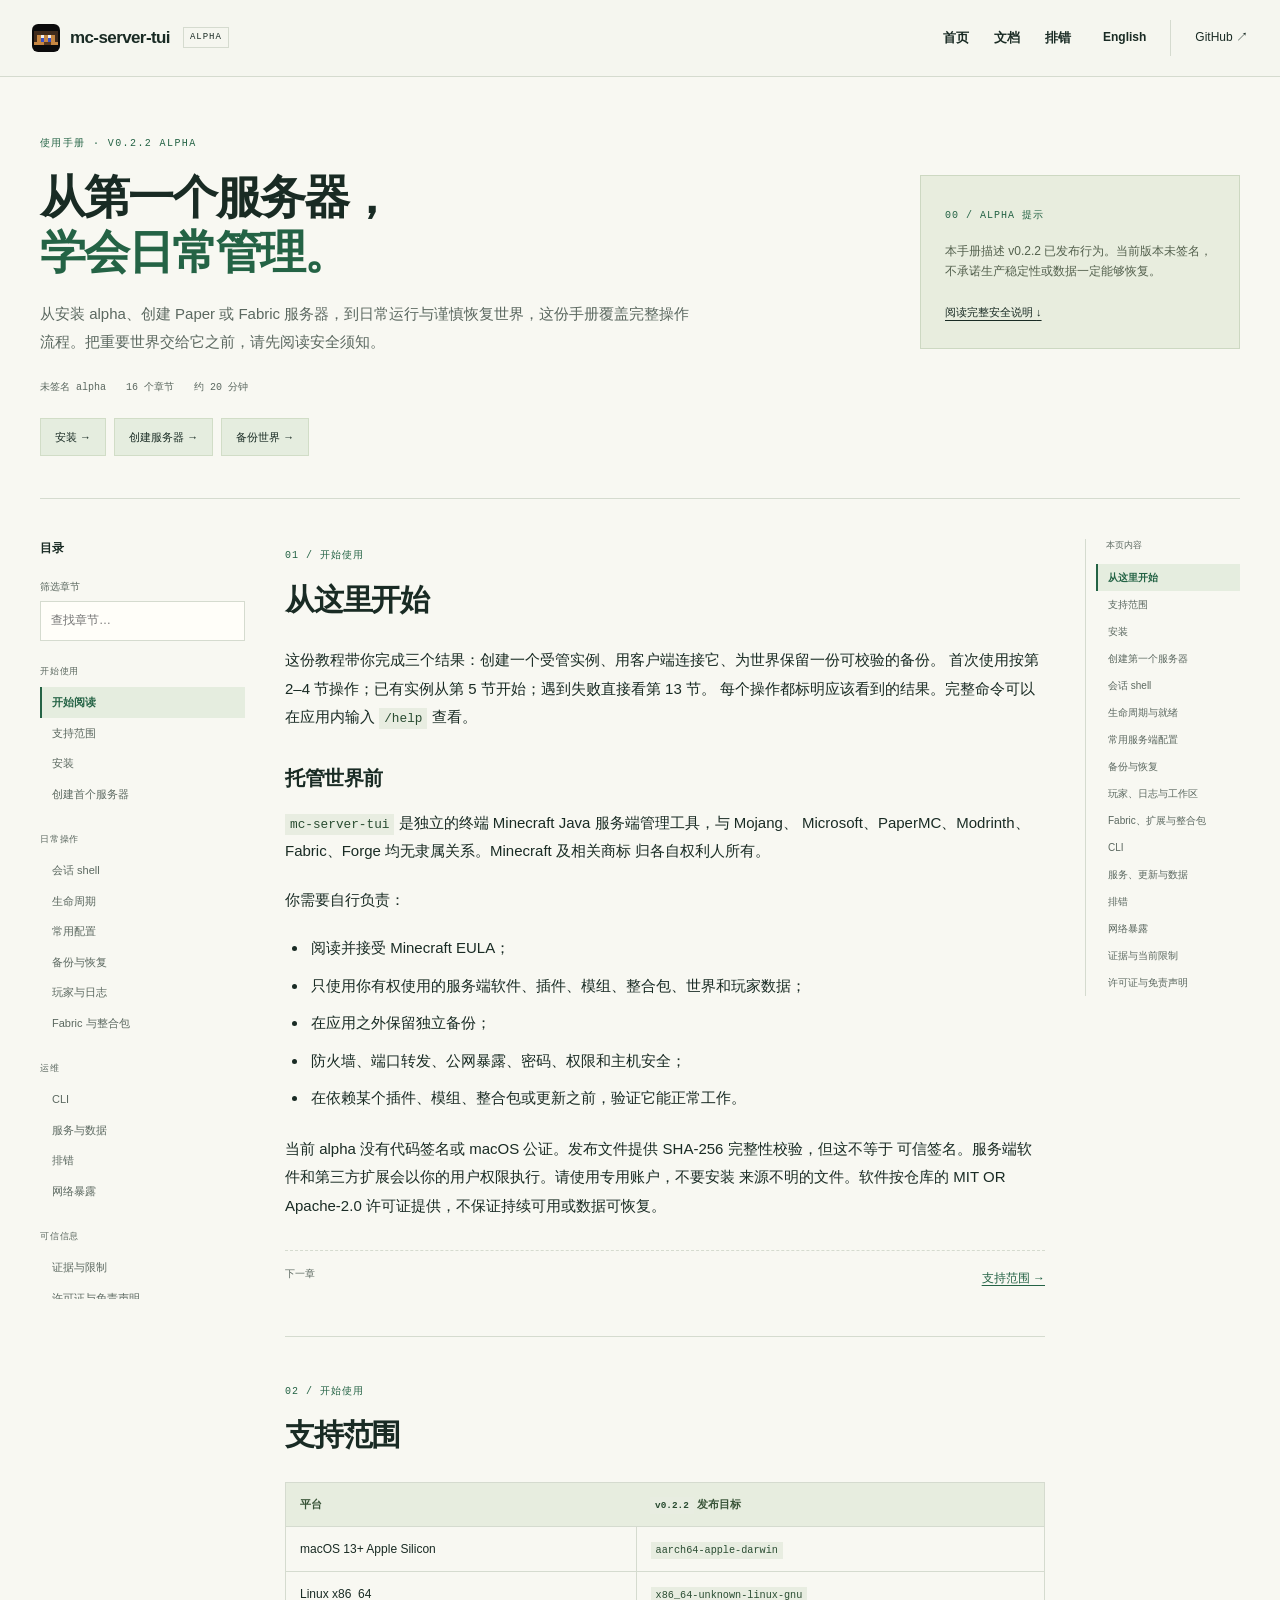
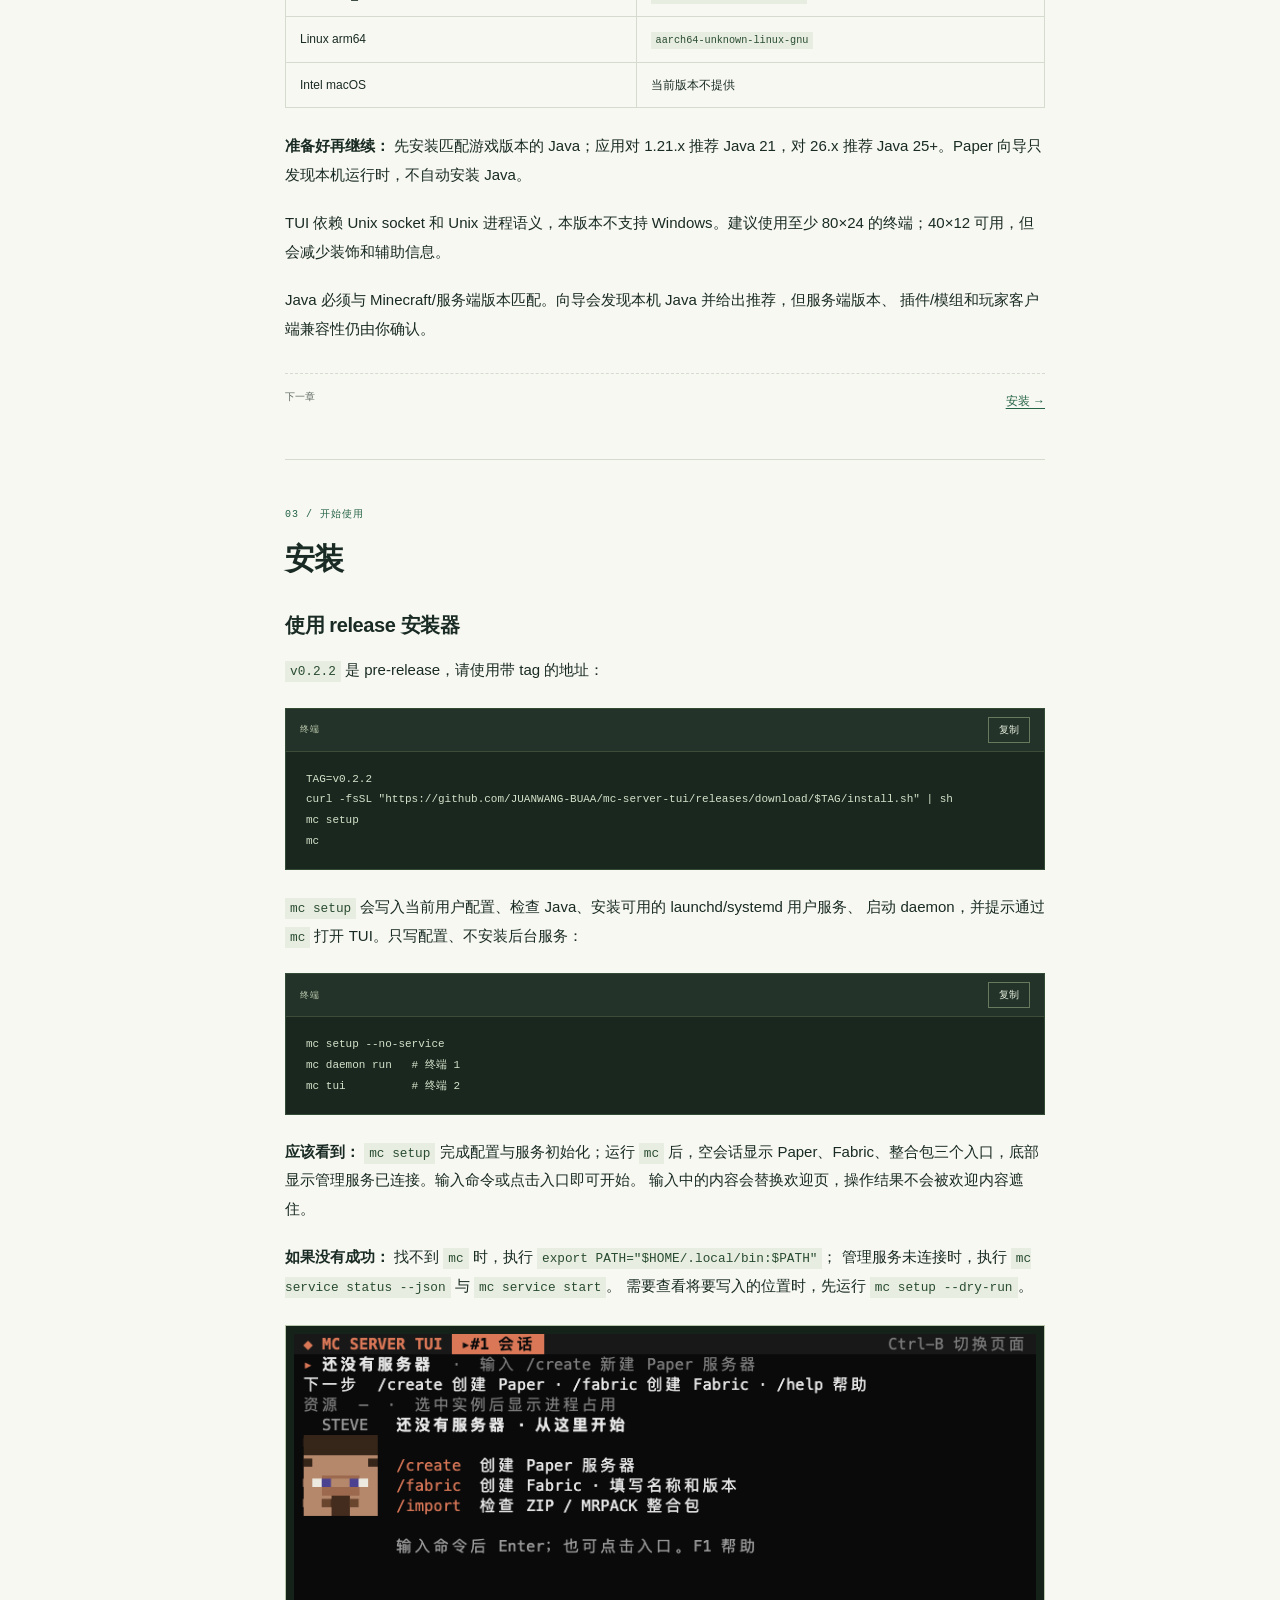
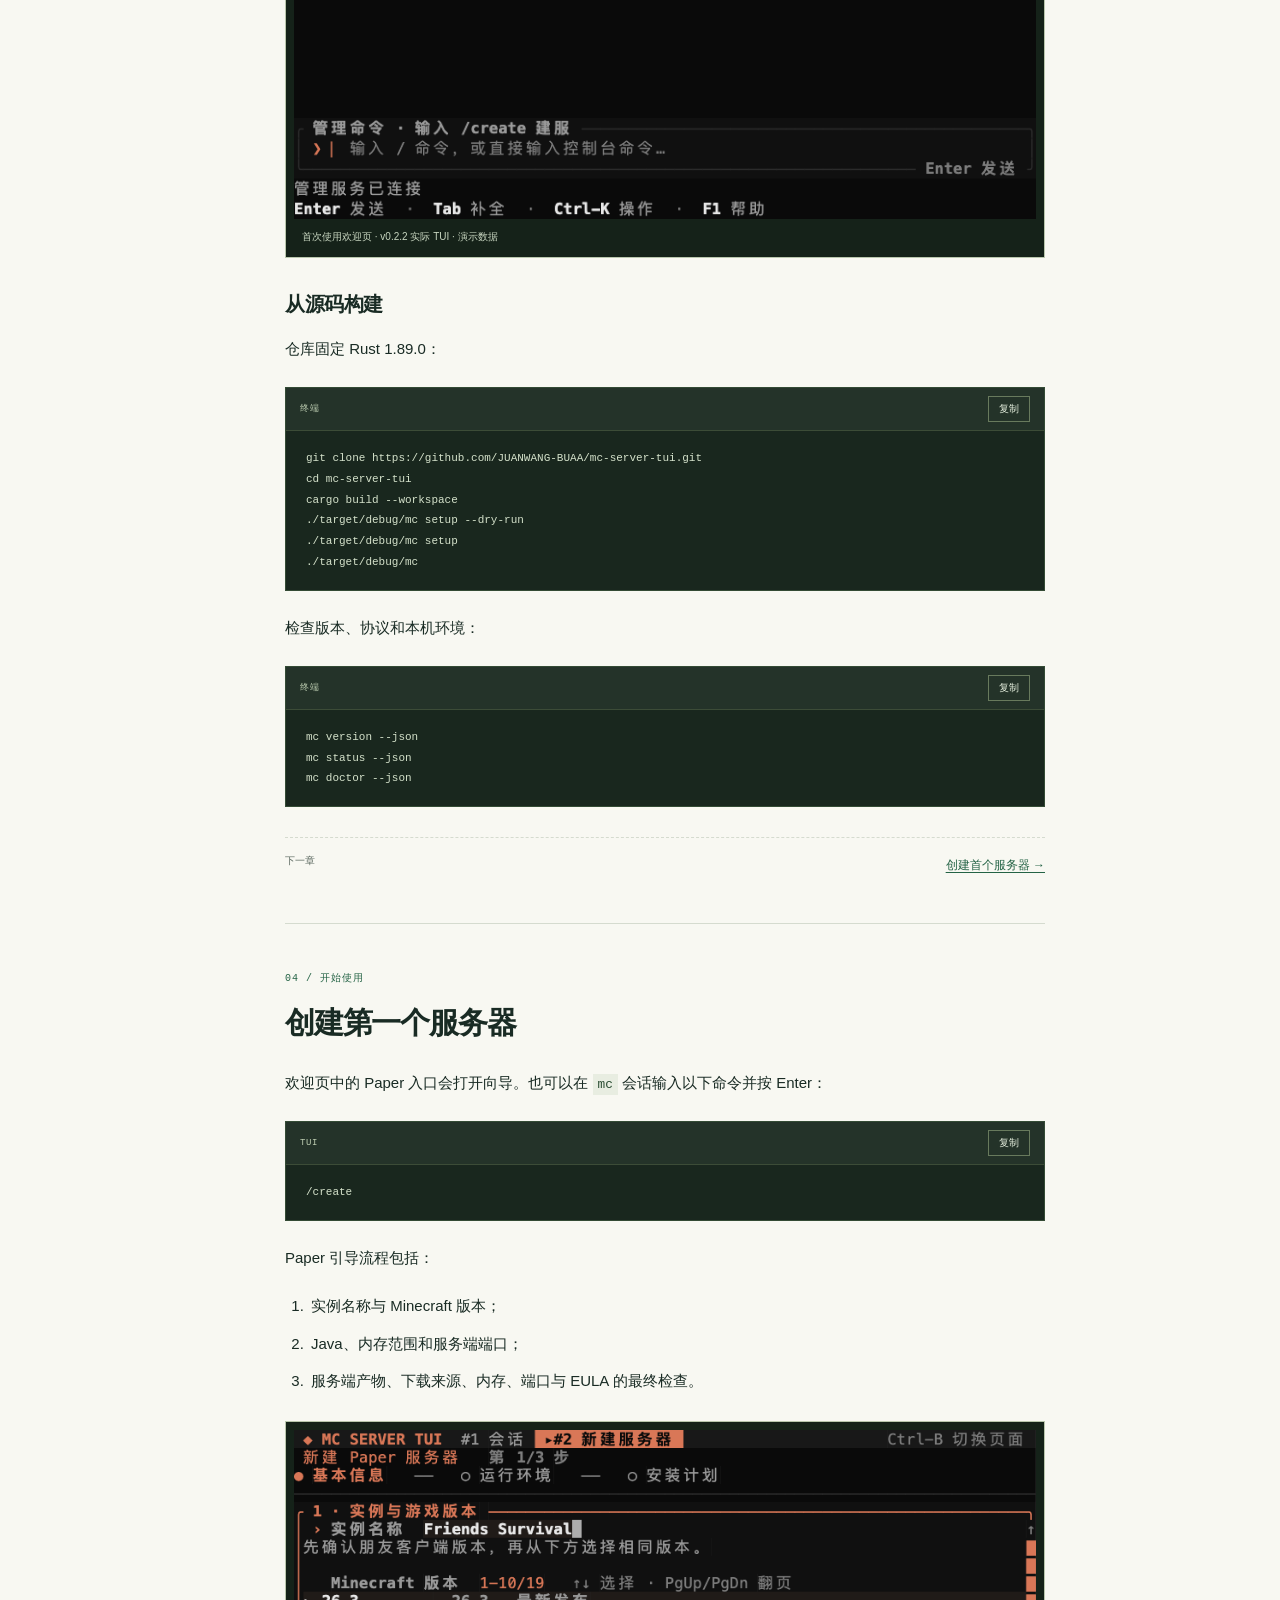
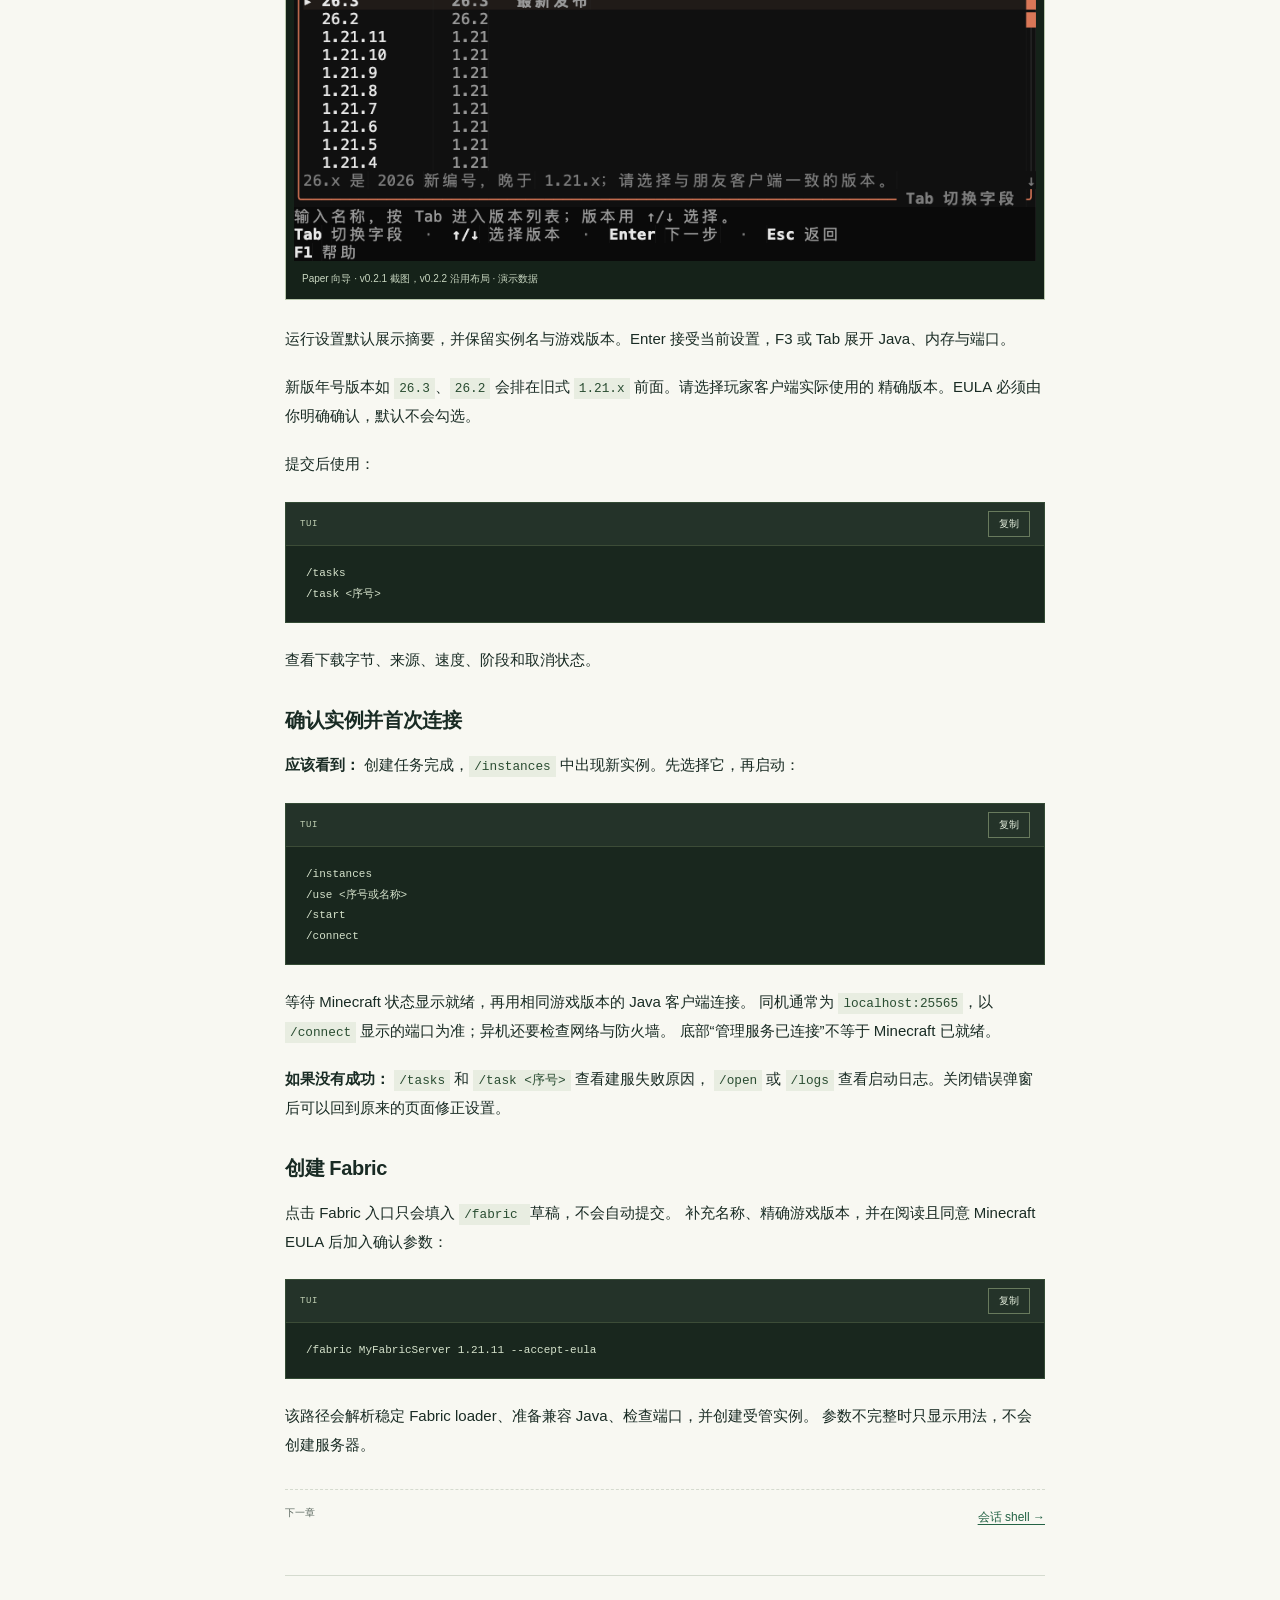
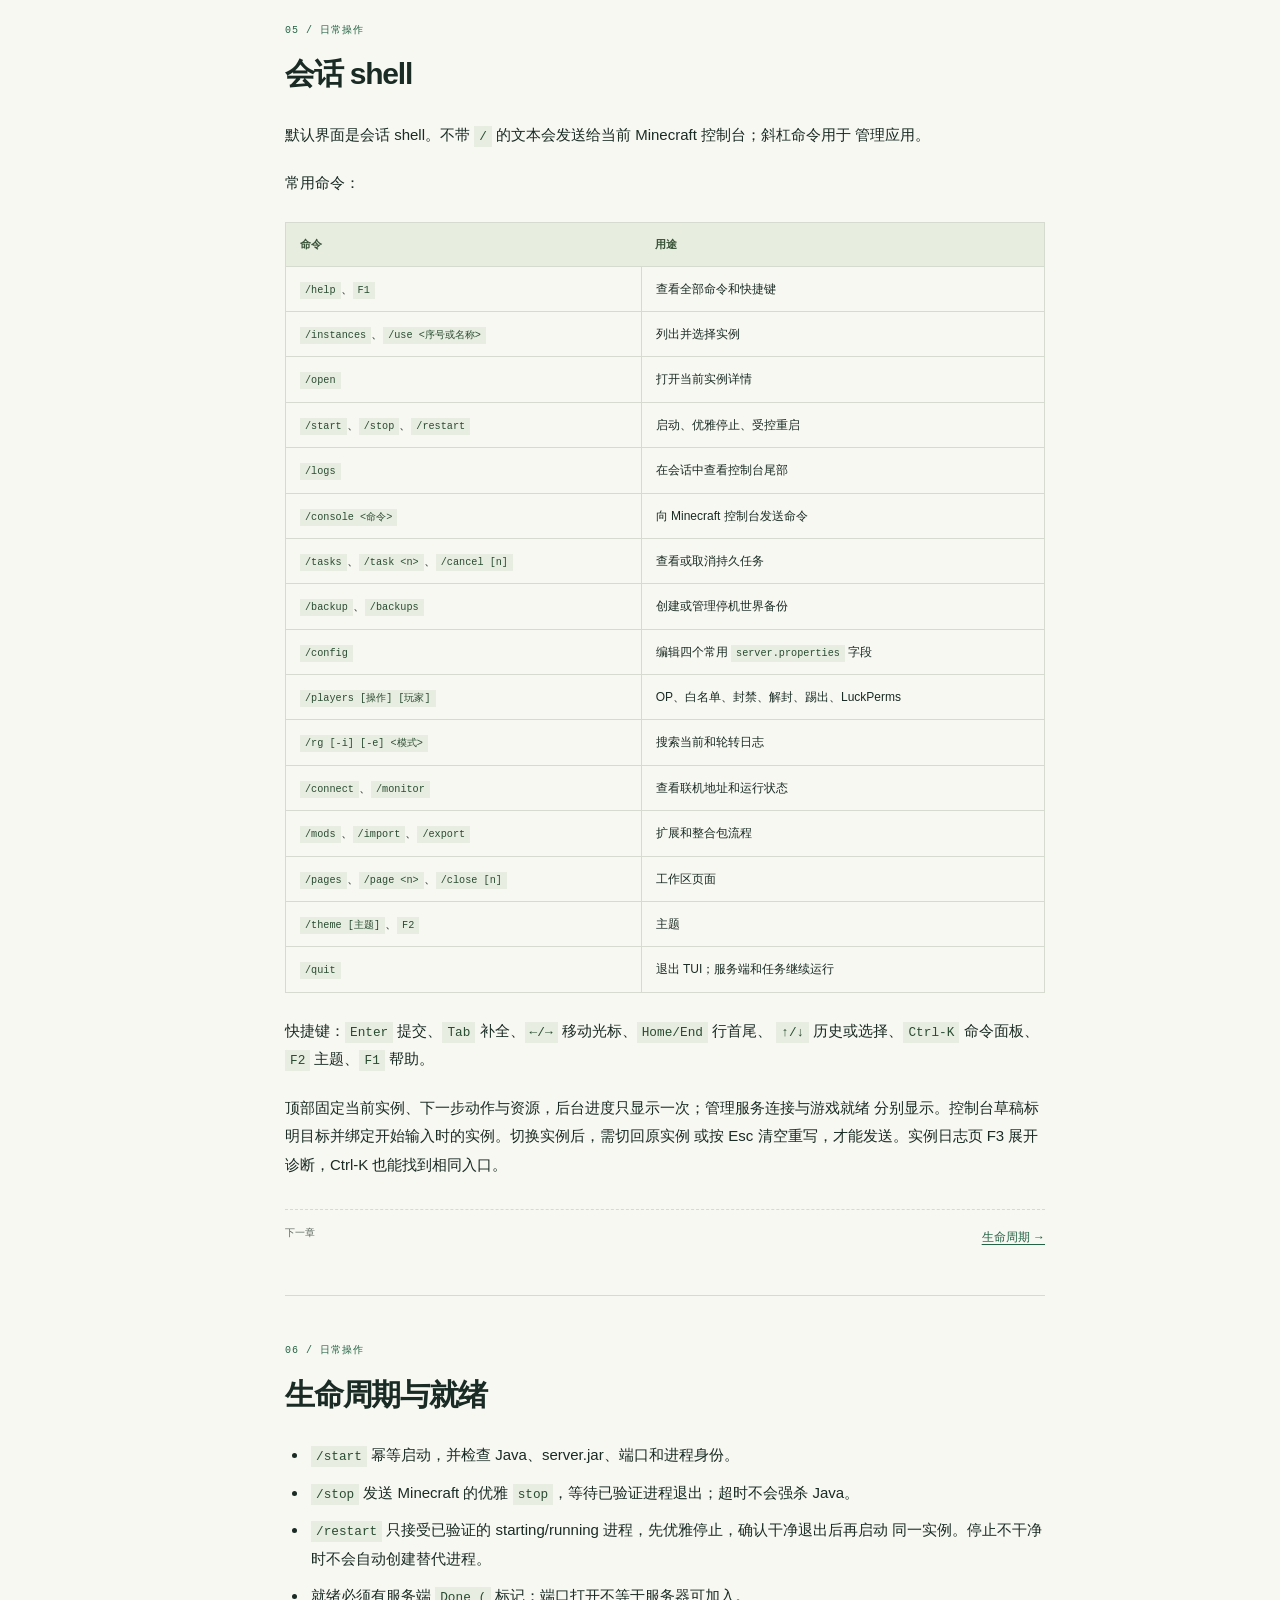
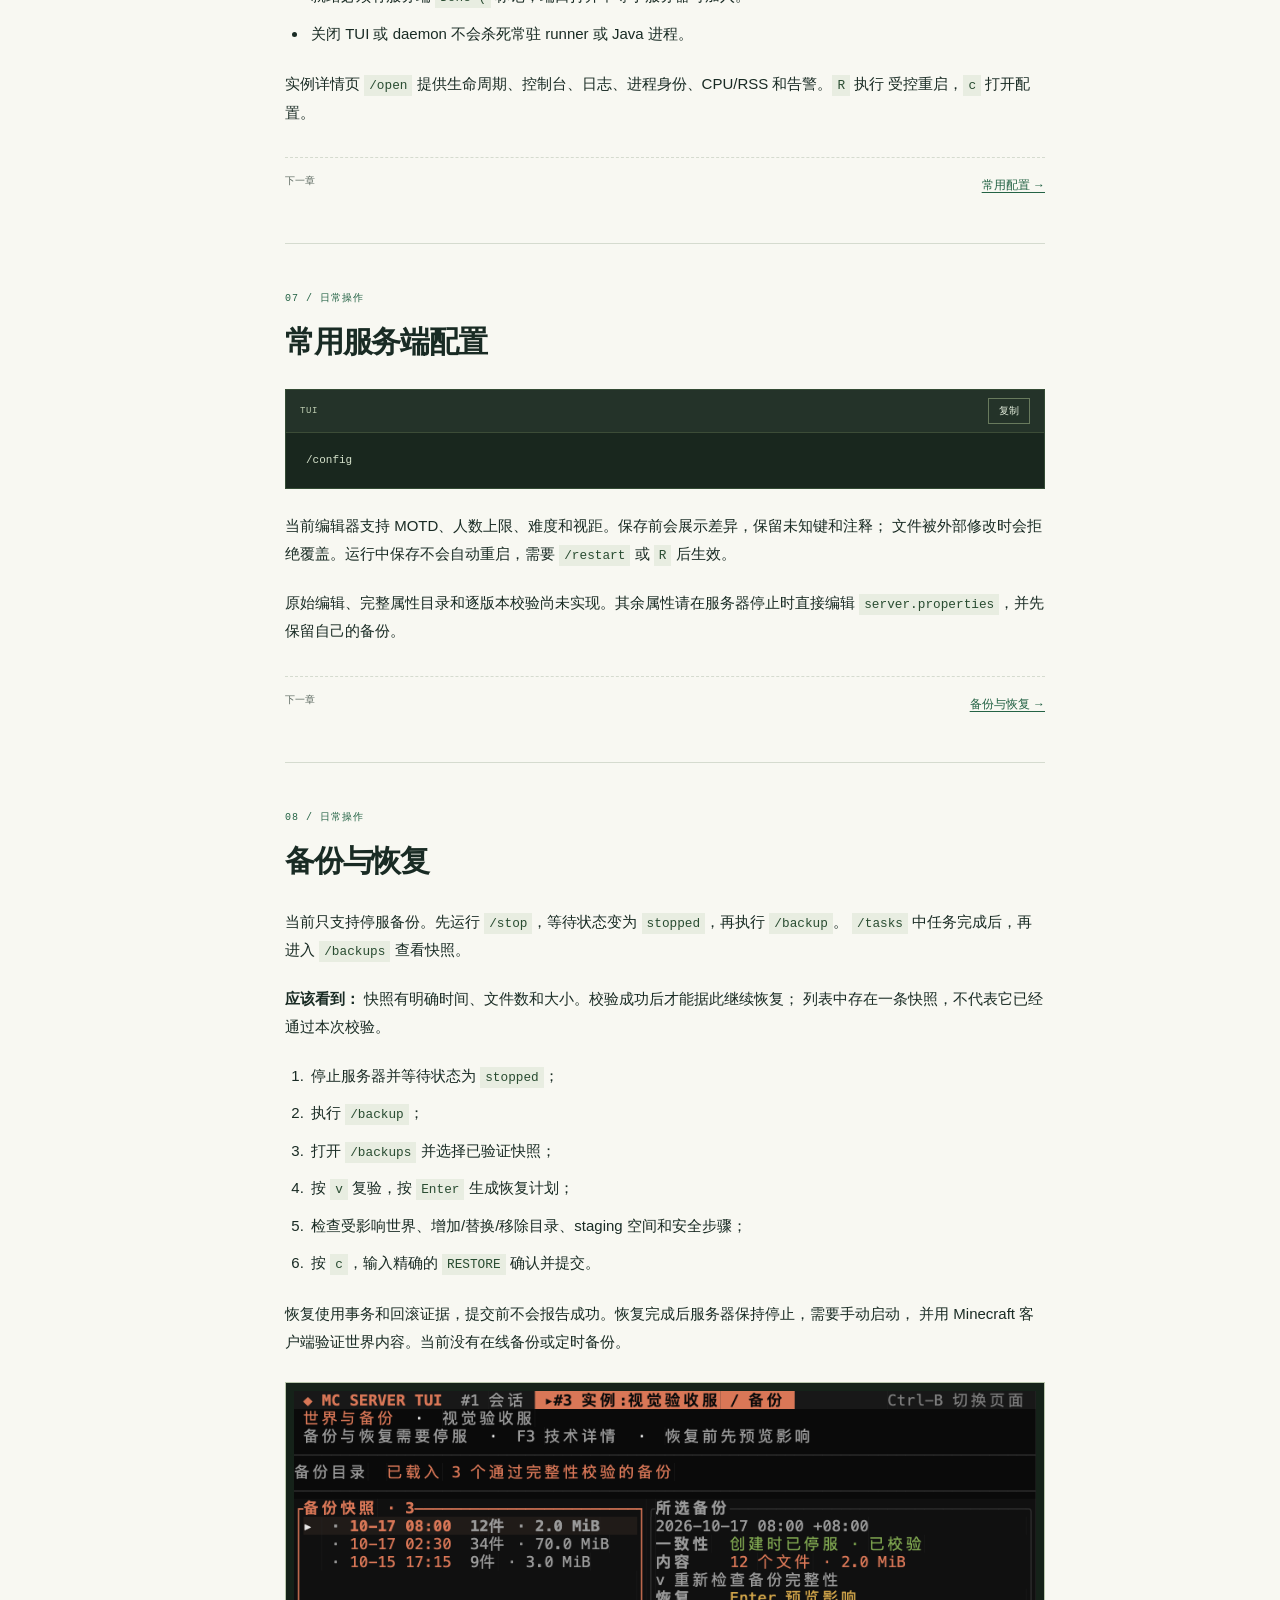
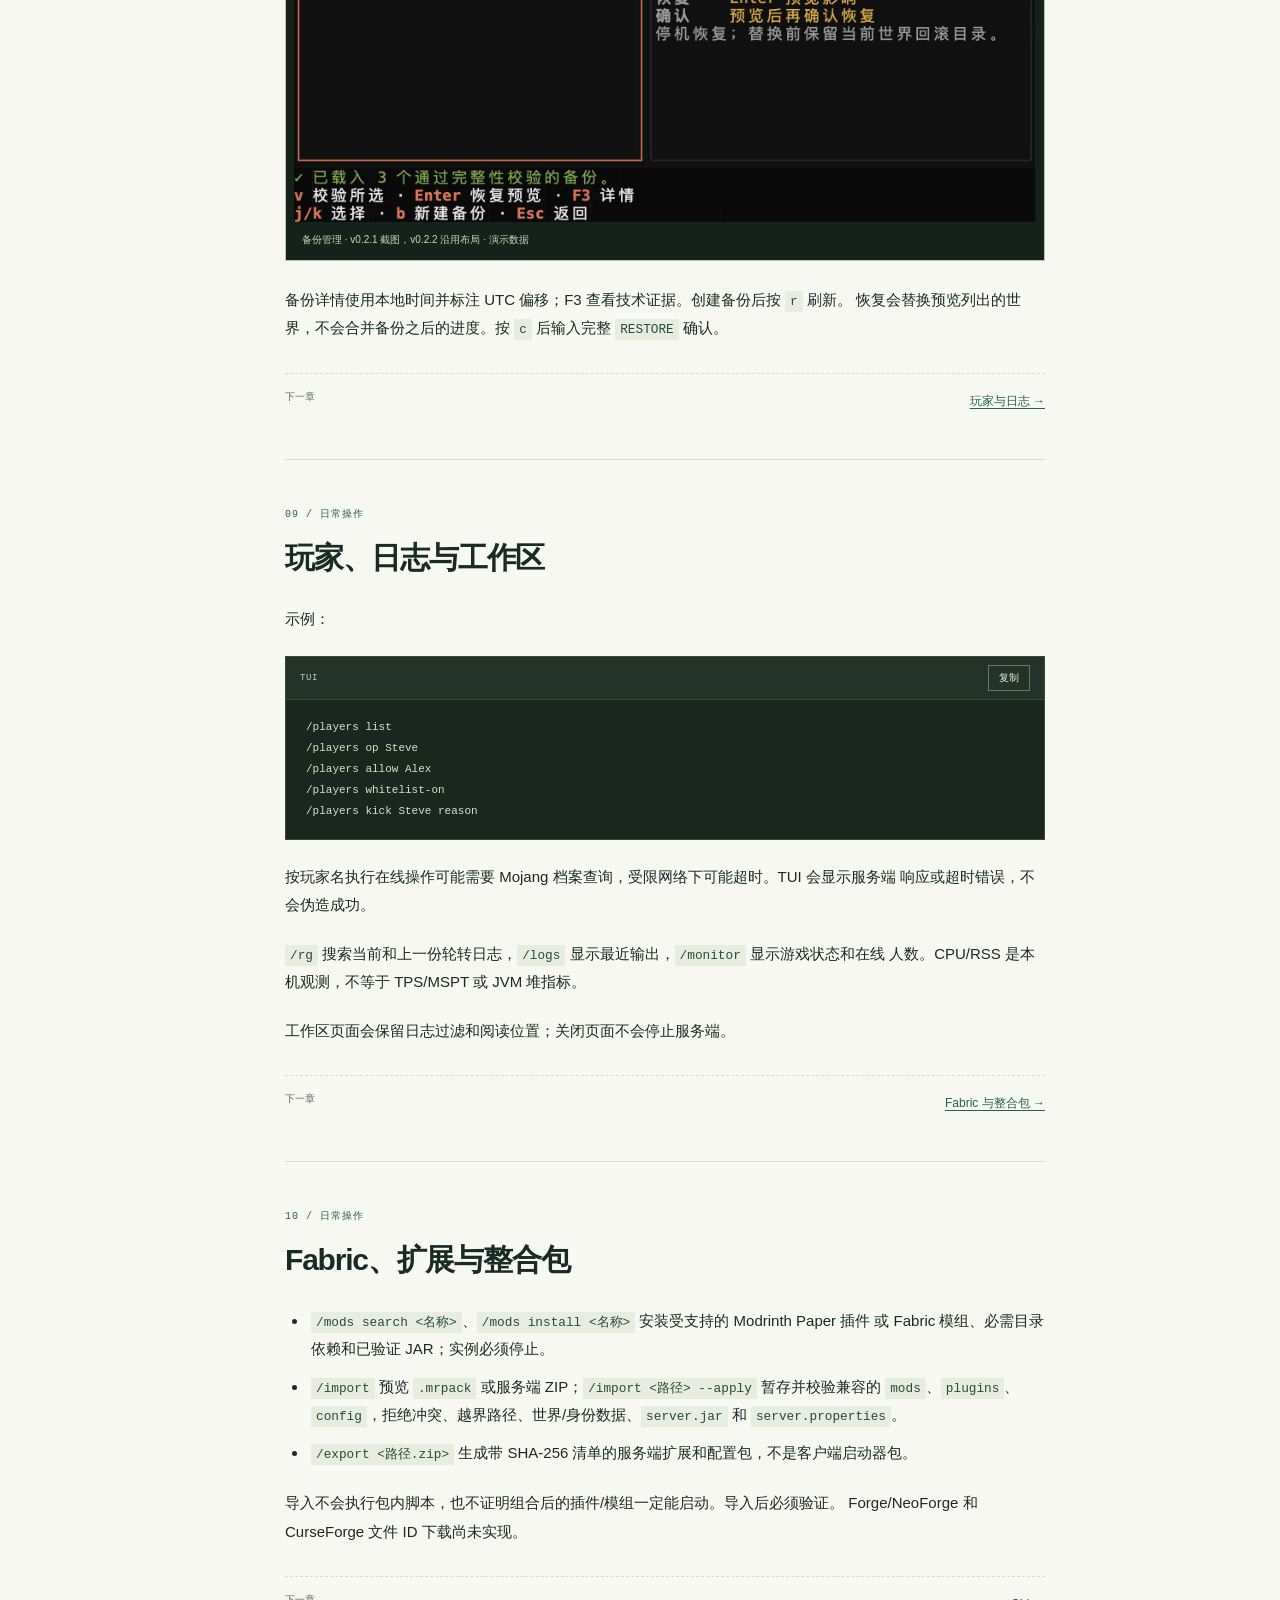
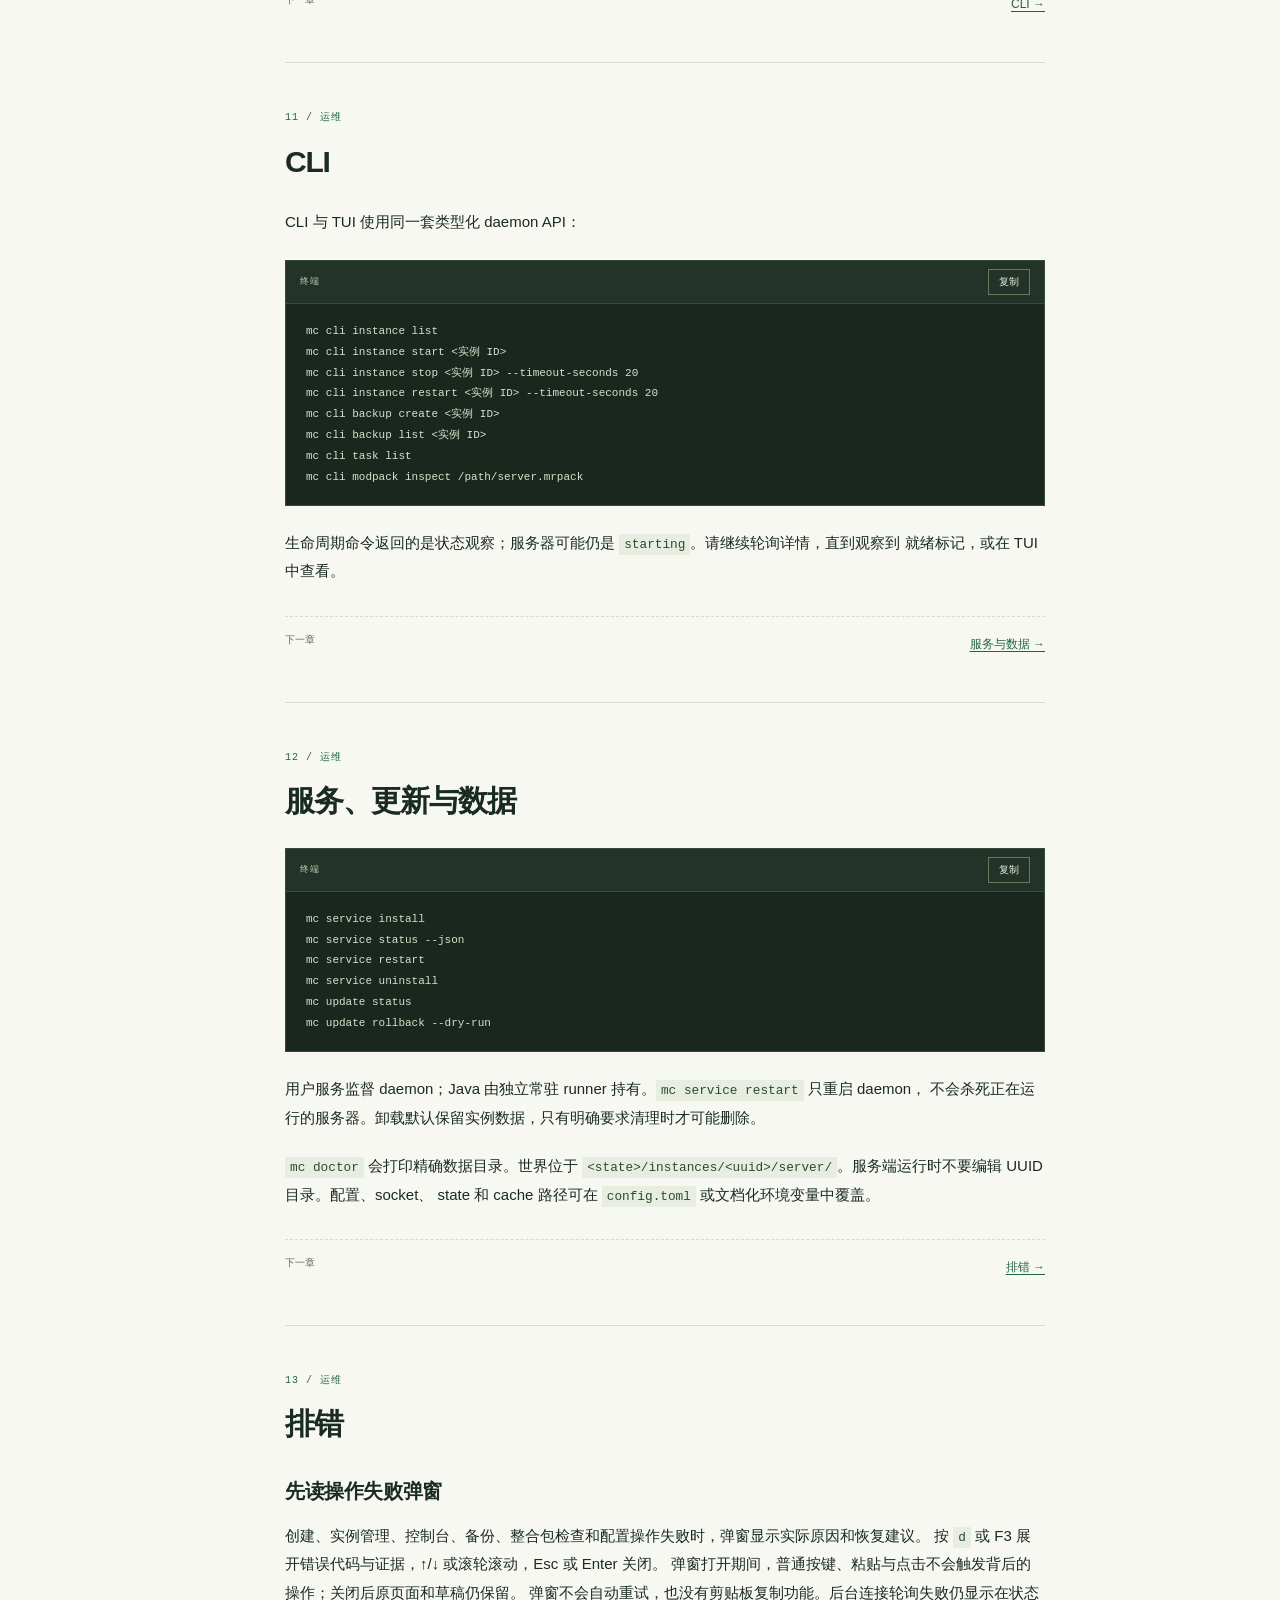
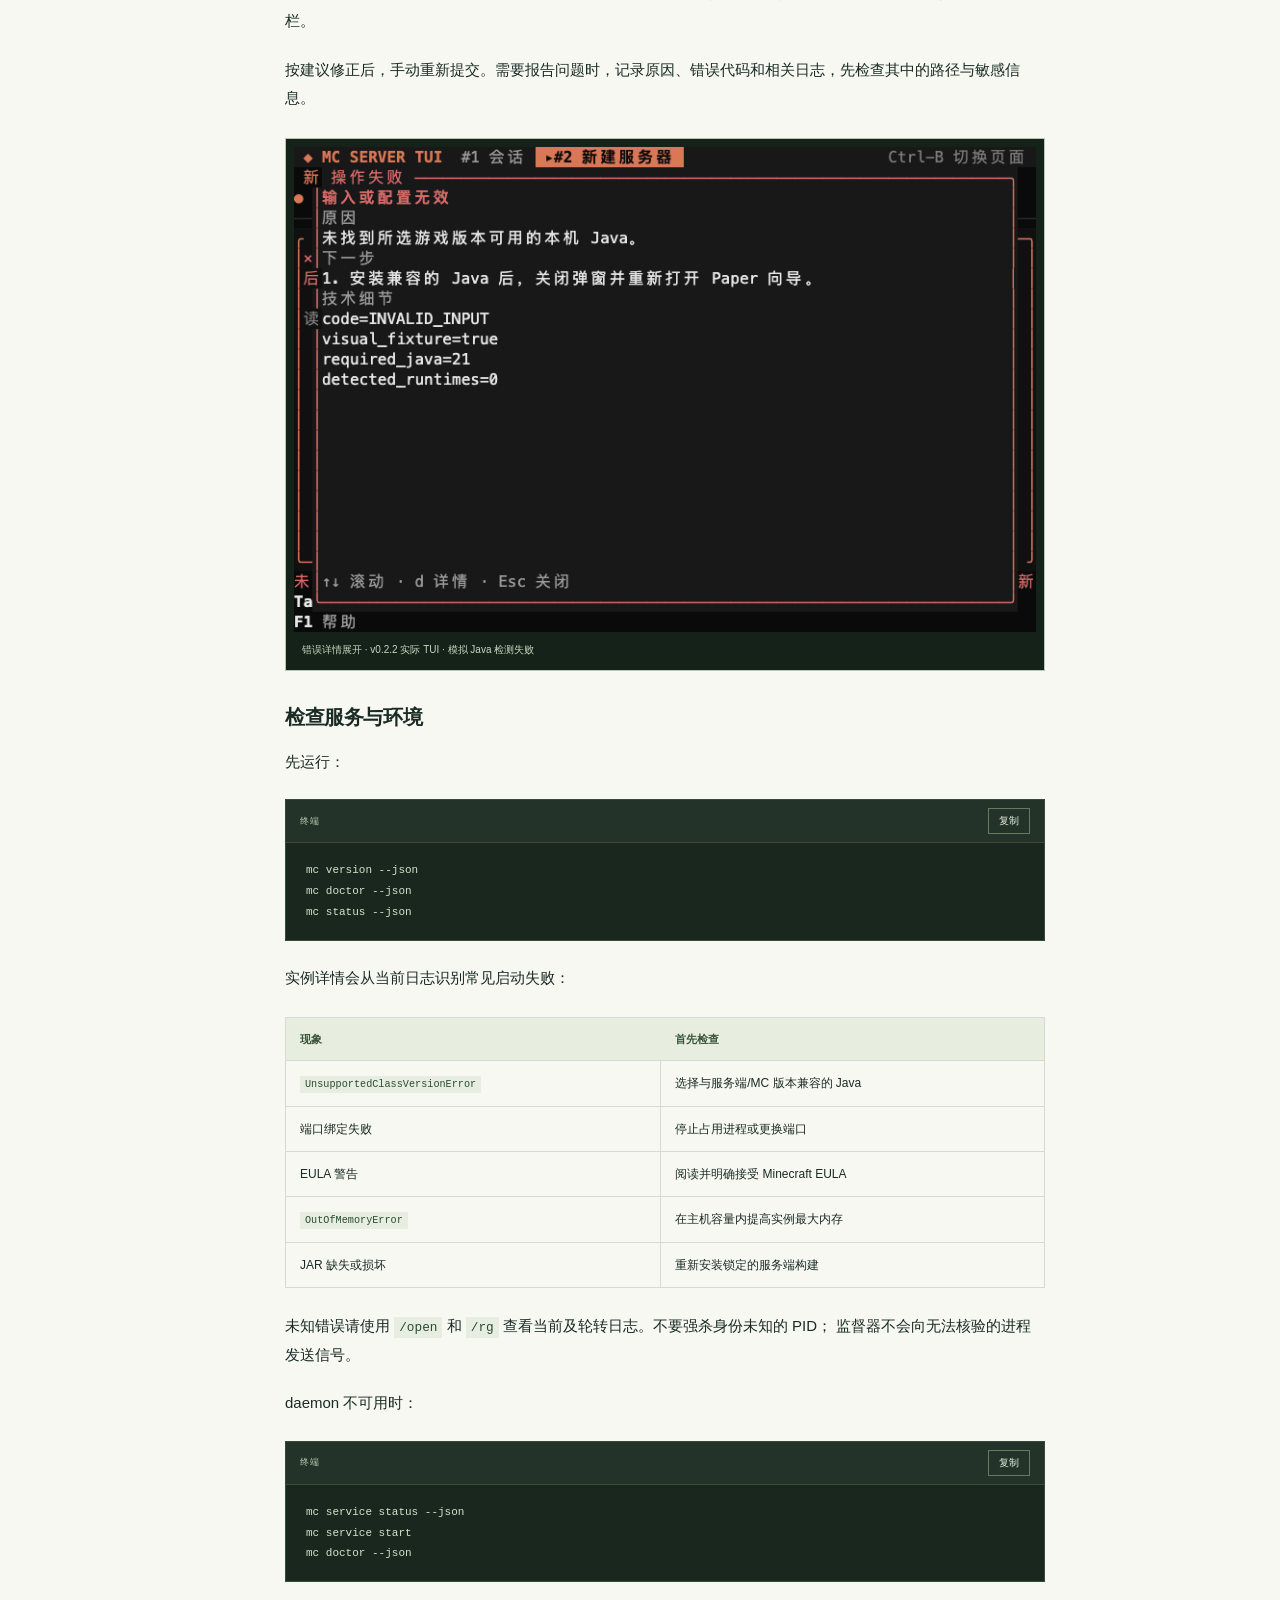
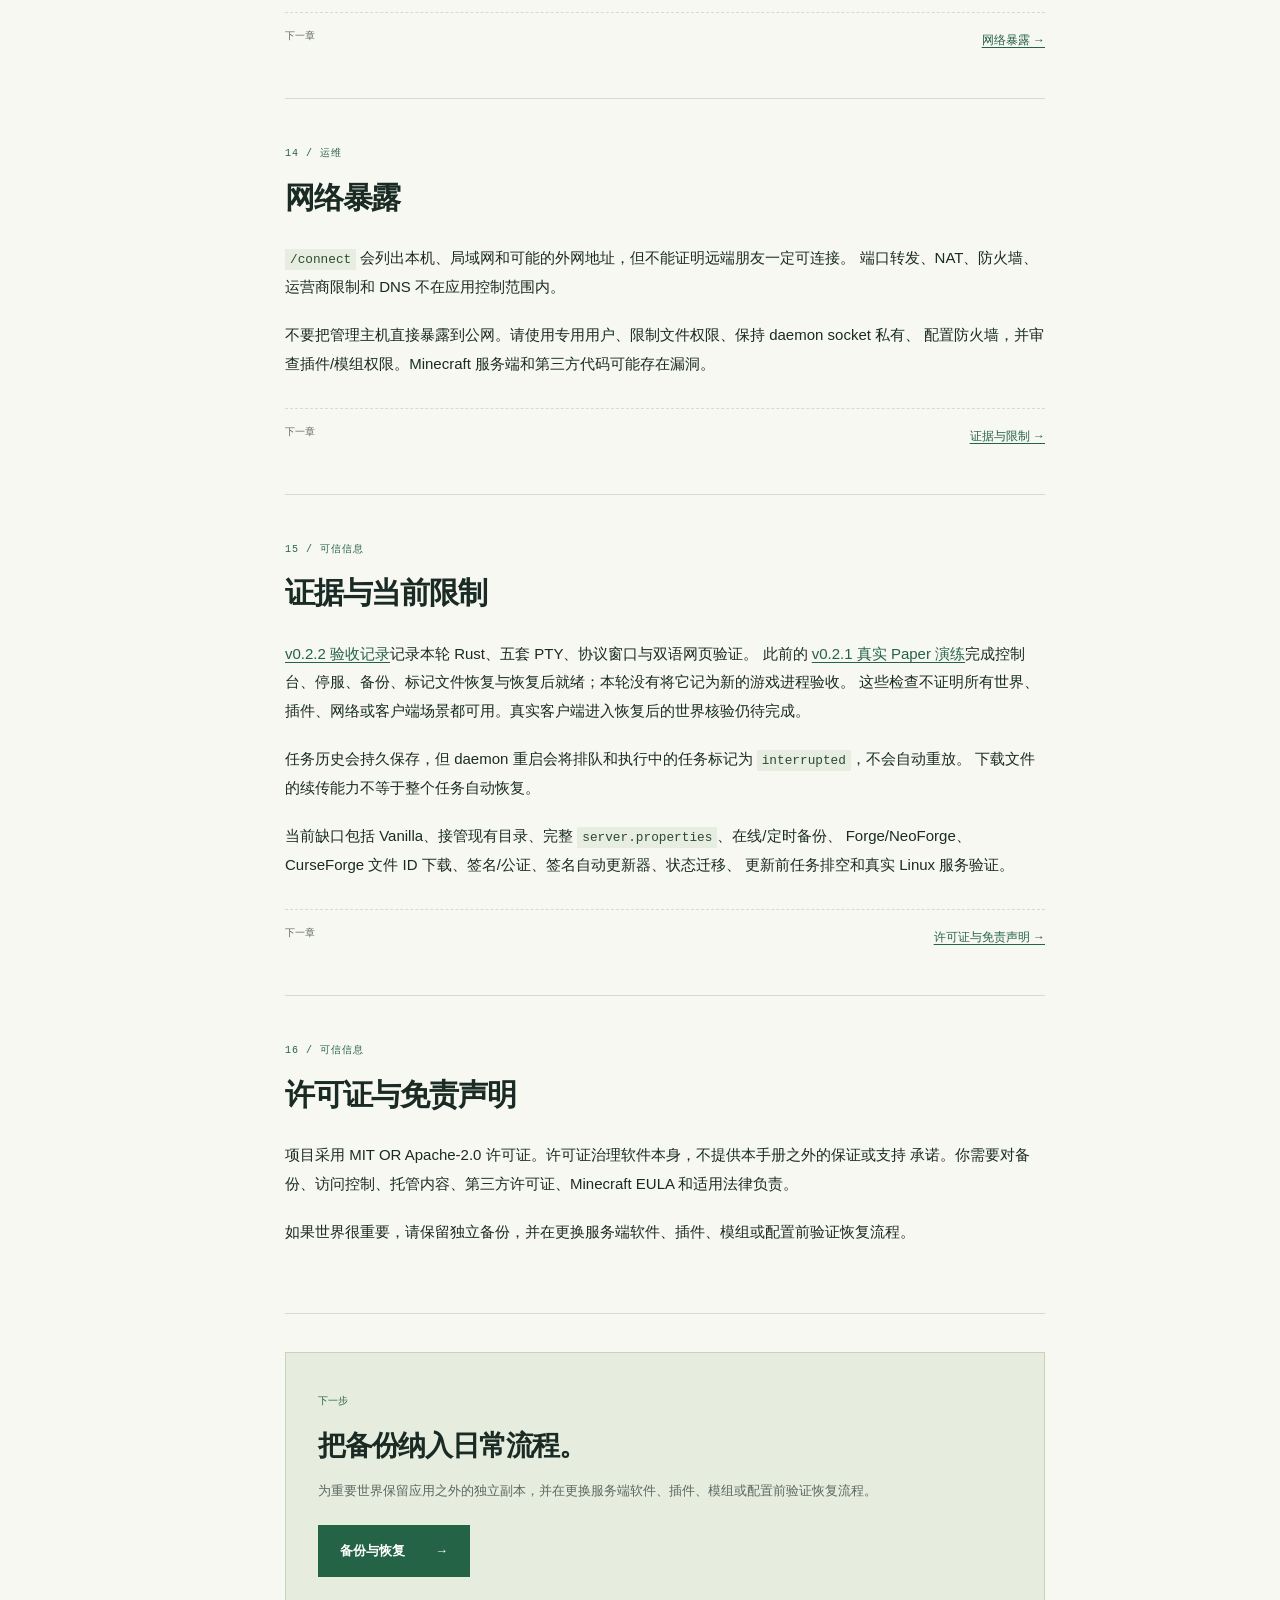
<file: site/docs/zh-CN/index.html>
<!doctype html>
<html lang="zh-CN" data-theme="claude">
<head>
  <meta charset="utf-8">
  <meta name="viewport" content="width=device-width, initial-scale=1">
  <title>使用手册 · mc-server-tui</title>
  <meta name="description" content="mc-server-tui v0.2.2 中文使用手册：安装、创建服务器、日常操作、备份恢复、排错以及 alpha 版本的安全边界。">
  <meta name="theme-color" content="#f5f6ef">
  <link rel="canonical" href="https://juanwang-buaa.github.io/mc-server-tui/docs/zh-CN/">
  <link rel="alternate" hreflang="en" href="https://juanwang-buaa.github.io/mc-server-tui/docs/">
  <link rel="alternate" hreflang="zh-CN" href="https://juanwang-buaa.github.io/mc-server-tui/docs/zh-CN/">
  <link rel="alternate" hreflang="x-default" href="https://juanwang-buaa.github.io/mc-server-tui/docs/">
  <link rel="icon" href="../../assets/favicon.svg" type="image/svg+xml">
  <link rel="stylesheet" href="../../assets/styles.css?v=0.2.2">
  <meta property="og:type" content="article">
  <meta property="og:title" content="使用手册 · mc-server-tui">
  <meta property="og:description" content="mc-server-tui v0.2.2 中文使用手册：安装、创建服务器、日常操作、备份恢复、排错以及 alpha 版本的安全边界。">
  <meta property="og:url" content="https://juanwang-buaa.github.io/mc-server-tui/docs/zh-CN/">
  <meta property="og:image" content="https://juanwang-buaa.github.io/mc-server-tui/assets/session-claude-0.2.1.png">
  <meta name="twitter:card" content="summary_large_image">
  <meta name="twitter:title" content="使用手册 · mc-server-tui">
  <meta name="twitter:description" content="mc-server-tui v0.2.2 中文使用手册：安装、创建服务器、日常操作、备份恢复、排错以及 alpha 版本的安全边界。">
  <meta name="twitter:image" content="https://juanwang-buaa.github.io/mc-server-tui/assets/session-claude-0.2.1.png">
  <script src="../../assets/app.js?v=0.2.2" defer></script>
  <script src="../../assets/docs.js?v=0.2.2" defer></script>
</head>
<body class="docs-page">
  <a class="skip-link" href="#main">跳到正文</a>
  <div class="docs-progress" aria-hidden="true"><span id="docs-progress-bar"></span></div>
  <div class="page-glow" aria-hidden="true"></div>

  <header class="site-header docs-site-header" id="site-header">
    <div class="header-inner">
      <a class="brand" href="../../zh-CN/" aria-label="mc-server-tui">
        <img class="brand-mark" src="../../assets/favicon.svg" alt="" width="28" height="28">
        <span>mc-server-tui</span>
        <span class="alpha-tag">ALPHA</span>
      </a>
      <nav class="nav docs-top-nav" aria-label="主导航">
        <a href="../../zh-CN/">首页</a>
        <a class="is-active" href="./" aria-current="page">文档</a>
        <a href="#troubleshooting">排错</a>
      </nav>
      <div class="docs-top-actions">
        <a class="docs-lang-switch" href="../" hreflang="en" lang="en">English</a>
        <a class="header-github" href="https://github.com/JUANWANG-BUAA/mc-server-tui" target="_blank" rel="noreferrer">GitHub <span aria-hidden="true">↗</span></a>
      </div>
    </div>
  </header>

  <main id="main" class="docs-main">
    <section class="docs-hero">
      <div class="docs-hero-copy">
        <p class="eyebrow"><span class="pulse-dot" aria-hidden="true"></span>使用手册 · V0.2.2 ALPHA</p>
        <h1>从第一个服务器，<br><em>学会日常管理。</em></h1>
        <p class="docs-hero-lede">从安装 alpha、创建 Paper 或 Fabric 服务器，到日常运行与谨慎恢复世界，这份手册覆盖完整操作流程。把重要世界交给它之前，请先阅读安全须知。</p>
        <div class="docs-hero-meta"><span>未签名 alpha</span><span>16 个章节</span><span>约 20 分钟</span></div>
        <div class="docs-quicklinks">
          <a href="#install">安装 <span aria-hidden="true">→</span></a>
          <a href="#create-the-first-server">创建服务器 <span aria-hidden="true">→</span></a>
          <a href="#backups-restore">备份世界 <span aria-hidden="true">→</span></a>
        </div>
      </div>
      <div class="docs-hero-card">
        <span class="docs-card-index">00 / Alpha 提示</span>
        <p>本手册描述 v0.2.2 已发布行为。当前版本未签名，不承诺生产稳定性或数据一定能够恢复。</p>
        <a href="#read-before-hosting">阅读完整安全说明 <span aria-hidden="true">↓</span></a>
      </div>
    </section>

    <details class="docs-mobile-menu">
      <summary>展开章节列表</summary>
      <nav aria-label="目录"><a href="#read-before-hosting">开始阅读</a><a href="#supported-scope">支持范围</a><a href="#install">安装</a><a href="#create-the-first-server">创建首个服务器</a><a href="#session-shell">会话 shell</a><a href="#lifecycle-readiness">生命周期</a><a href="#common-configuration">常用配置</a><a href="#backups-restore">备份与恢复</a><a href="#players-logs-workspaces">玩家与日志</a><a href="#fabric-addons-server-packs">Fabric 与整合包</a><a href="#cli">CLI</a><a href="#service-update-data">服务与数据</a><a href="#troubleshooting">排错</a><a href="#network-exposure">网络暴露</a><a href="#evidence-current-limitations">证据与限制</a><a href="#license-no-warranty-notice">许可证与免责声明</a></nav>
    </details>

    <div class="docs-layout">
      <aside class="docs-sidebar">
        <p class="docs-sidebar-title">目录</p>
        <label class="docs-search">
          <span>筛选章节</span>
          <input id="docs-nav-filter" type="search" placeholder="查找章节…" autocomplete="off">
        </label>
        <nav aria-label="目录"><div class="docs-nav-groups"><div class="docs-nav-group" data-doc-group><p class="docs-nav-label">开始使用</p><a href="#read-before-hosting" data-doc-link>开始阅读</a><a href="#supported-scope" data-doc-link>支持范围</a><a href="#install" data-doc-link>安装</a><a href="#create-the-first-server" data-doc-link>创建首个服务器</a></div><div class="docs-nav-group" data-doc-group><p class="docs-nav-label">日常操作</p><a href="#session-shell" data-doc-link>会话 shell</a><a href="#lifecycle-readiness" data-doc-link>生命周期</a><a href="#common-configuration" data-doc-link>常用配置</a><a href="#backups-restore" data-doc-link>备份与恢复</a><a href="#players-logs-workspaces" data-doc-link>玩家与日志</a><a href="#fabric-addons-server-packs" data-doc-link>Fabric 与整合包</a></div><div class="docs-nav-group" data-doc-group><p class="docs-nav-label">运维</p><a href="#cli" data-doc-link>CLI</a><a href="#service-update-data" data-doc-link>服务与数据</a><a href="#troubleshooting" data-doc-link>排错</a><a href="#network-exposure" data-doc-link>网络暴露</a></div><div class="docs-nav-group" data-doc-group><p class="docs-nav-label">可信信息</p><a href="#evidence-current-limitations" data-doc-link>证据与限制</a><a href="#license-no-warranty-notice" data-doc-link>许可证与免责声明</a></div></div></nav>
        <p class="docs-nav-empty" id="docs-nav-empty" hidden>没有匹配的章节。</p>
        <div class="docs-sidebar-note">
          <span>ALPHA</span>
          <p>本手册描述 v0.2.2 已发布行为。当前版本未签名，不承诺生产稳定性或数据一定能够恢复。</p>
        </div>
      </aside>

      <article class="docs-article" id="guide">
<section class="doc-section" id="read-before-hosting"><header class="doc-section-head"><span class="doc-section-kicker">01 / 开始使用</span><h2>从这里开始</h2></header>
<p>这份教程带你完成三个结果：创建一个受管实例、用客户端连接它、为世界保留一份可校验的备份。 首次使用按第 2–4 节操作；已有实例从第 5 节开始；遇到失败直接看第 13 节。 每个操作都标明应该看到的结果。完整命令可以在应用内输入 <code>/help</code> 查看。</p>
<h3 id="托管世界前">托管世界前</h3>
<p><code>mc-server-tui</code> 是独立的终端 Minecraft Java 服务端管理工具，与 Mojang、 Microsoft、PaperMC、Modrinth、Fabric、Forge 均无隶属关系。Minecraft 及相关商标 归各自权利人所有。</p>
<p>你需要自行负责：</p>
<ul><li>阅读并接受 Minecraft EULA；</li><li>只使用你有权使用的服务端软件、插件、模组、整合包、世界和玩家数据；</li><li>在应用之外保留独立备份；</li><li>防火墙、端口转发、公网暴露、密码、权限和主机安全；</li><li>在依赖某个插件、模组、整合包或更新之前，验证它能正常工作。</li></ul>
<p>当前 alpha 没有代码签名或 macOS 公证。发布文件提供 SHA-256 完整性校验，但这不等于 可信签名。服务端软件和第三方扩展会以你的用户权限执行。请使用专用账户，不要安装 来源不明的文件。软件按仓库的 MIT OR Apache-2.0 许可证提供，不保证持续可用或数据可恢复。</p>
<nav class="chapter-next" aria-label="下一章"><span>下一章</span><a href="#supported-scope">支持范围 →</a></nav>
</section>
<section class="doc-section" id="supported-scope"><header class="doc-section-head"><span class="doc-section-kicker">02 / 开始使用</span><h2>支持范围</h2></header>
<div class="docs-table-wrap"><table class="docs-table"><thead><tr><th>平台</th><th><code>v0.2.2</code> 发布目标</th></tr></thead><tbody><tr><td>macOS 13+ Apple Silicon</td><td><code>aarch64-apple-darwin</code></td></tr><tr><td>Linux x86_64</td><td><code>x86_64-unknown-linux-gnu</code></td></tr><tr><td>Linux arm64</td><td><code>aarch64-unknown-linux-gnu</code></td></tr><tr><td>Intel macOS</td><td>当前版本不提供</td></tr></tbody></table></div>
<p><strong>准备好再继续：</strong> 先安装匹配游戏版本的 Java；应用对 1.21.x 推荐 Java 21，对 26.x 推荐 Java 25+。Paper 向导只发现本机运行时，不自动安装 Java。</p>
<p>TUI 依赖 Unix socket 和 Unix 进程语义，本版本不支持 Windows。建议使用至少 80×24 的终端；40×12 可用，但会减少装饰和辅助信息。</p>
<p>Java 必须与 Minecraft/服务端版本匹配。向导会发现本机 Java 并给出推荐，但服务端版本、 插件/模组和玩家客户端兼容性仍由你确认。</p>
<nav class="chapter-next" aria-label="下一章"><span>下一章</span><a href="#install">安装 →</a></nav>
</section>
<section class="doc-section" id="install"><header class="doc-section-head"><span class="doc-section-kicker">03 / 开始使用</span><h2>安装</h2></header>
<h3 id="使用-release-安装器">使用 release 安装器</h3>
<p><code>v0.2.2</code> 是 pre-release，请使用带 tag 的地址：</p>
<div class="docs-code"><div class="docs-code-bar"><span>终端</span><button class="docs-code-copy" type="button" data-copy-label="复制" data-copied-label="已复制" data-failed-label="手动选择">复制</button></div><pre><code>TAG=v0.2.2
curl -fsSL "https://github.com/JUANWANG-BUAA/mc-server-tui/releases/download/$TAG/install.sh" | sh
mc setup
mc</code></pre></div>
<p><code>mc setup</code> 会写入当前用户配置、检查 Java、安装可用的 launchd/systemd 用户服务、 启动 daemon，并提示通过 <code>mc</code> 打开 TUI。只写配置、不安装后台服务：</p>
<div class="docs-code"><div class="docs-code-bar"><span>终端</span><button class="docs-code-copy" type="button" data-copy-label="复制" data-copied-label="已复制" data-failed-label="手动选择">复制</button></div><pre><code>mc setup --no-service
mc daemon run   # 终端 1
mc tui          # 终端 2</code></pre></div>
<p><strong>应该看到：</strong> <code>mc setup</code> 完成配置与服务初始化；运行 <code>mc</code> 后，空会话显示 Paper、Fabric、整合包三个入口，底部显示管理服务已连接。输入命令或点击入口即可开始。 输入中的内容会替换欢迎页，操作结果不会被欢迎内容遮住。</p>
<p><strong>如果没有成功：</strong> 找不到 <code>mc</code> 时，执行 <code>export PATH="$HOME/.local/bin:$PATH"</code>； 管理服务未连接时，执行 <code>mc service status --json</code> 与 <code>mc service start</code>。 需要查看将要写入的位置时，先运行 <code>mc setup --dry-run</code>。</p>
<figure class="doc-figure"><img src="../../assets/welcome-0.2.2.png" alt="首次使用欢迎页 · v0.2.2 实际 TUI · 演示数据" loading="lazy" width="771" height="504"><figcaption>首次使用欢迎页 · v0.2.2 实际 TUI · 演示数据</figcaption></figure>
<h3 id="从源码构建">从源码构建</h3>
<p>仓库固定 Rust 1.89.0：</p>
<div class="docs-code"><div class="docs-code-bar"><span>终端</span><button class="docs-code-copy" type="button" data-copy-label="复制" data-copied-label="已复制" data-failed-label="手动选择">复制</button></div><pre><code>git clone https://github.com/JUANWANG-BUAA/mc-server-tui.git
cd mc-server-tui
cargo build --workspace
./target/debug/mc setup --dry-run
./target/debug/mc setup
./target/debug/mc</code></pre></div>
<p>检查版本、协议和本机环境：</p>
<div class="docs-code"><div class="docs-code-bar"><span>终端</span><button class="docs-code-copy" type="button" data-copy-label="复制" data-copied-label="已复制" data-failed-label="手动选择">复制</button></div><pre><code>mc version --json
mc status --json
mc doctor --json</code></pre></div>
<nav class="chapter-next" aria-label="下一章"><span>下一章</span><a href="#create-the-first-server">创建首个服务器 →</a></nav>
</section>
<section class="doc-section" id="create-the-first-server"><header class="doc-section-head"><span class="doc-section-kicker">04 / 开始使用</span><h2>创建第一个服务器</h2></header>
<p>欢迎页中的 Paper 入口会打开向导。也可以在 <code>mc</code> 会话输入以下命令并按 Enter：</p>
<div class="docs-code"><div class="docs-code-bar"><span>TUI</span><button class="docs-code-copy" type="button" data-copy-label="复制" data-copied-label="已复制" data-failed-label="手动选择">复制</button></div><pre><code>/create</code></pre></div>
<p>Paper 引导流程包括：</p>
<ol><li>实例名称与 Minecraft 版本；</li><li>Java、内存范围和服务端端口；</li><li>服务端产物、下载来源、内存、端口与 EULA 的最终检查。</li></ol>
<figure class="doc-figure"><img src="../../assets/create-0.2.1.png" alt="Paper 向导 · v0.2.1 截图，v0.2.2 沿用布局 · 演示数据" loading="lazy" width="867" height="504"><figcaption>Paper 向导 · v0.2.1 截图，v0.2.2 沿用布局 · 演示数据</figcaption></figure>
<p>运行设置默认展示摘要，并保留实例名与游戏版本。Enter 接受当前设置，F3 或 Tab 展开 Java、内存与端口。</p>
<p>新版年号版本如 <code>26.3</code>、<code>26.2</code> 会排在旧式 <code>1.21.x</code> 前面。请选择玩家客户端实际使用的 精确版本。EULA 必须由你明确确认，默认不会勾选。</p>
<p>提交后使用：</p>
<div class="docs-code"><div class="docs-code-bar"><span>TUI</span><button class="docs-code-copy" type="button" data-copy-label="复制" data-copied-label="已复制" data-failed-label="手动选择">复制</button></div><pre><code>/tasks
/task &lt;序号&gt;</code></pre></div>
<p>查看下载字节、来源、速度、阶段和取消状态。</p>
<h3 id="确认实例并首次连接">确认实例并首次连接</h3>
<p><strong>应该看到：</strong> 创建任务完成，<code>/instances</code> 中出现新实例。先选择它，再启动：</p>
<div class="docs-code"><div class="docs-code-bar"><span>TUI</span><button class="docs-code-copy" type="button" data-copy-label="复制" data-copied-label="已复制" data-failed-label="手动选择">复制</button></div><pre><code>/instances
/use &lt;序号或名称&gt;
/start
/connect</code></pre></div>
<p>等待 Minecraft 状态显示就绪，再用相同游戏版本的 Java 客户端连接。 同机通常为 <code>localhost:25565</code>，以 <code>/connect</code> 显示的端口为准；异机还要检查网络与防火墙。 底部“管理服务已连接”不等于 Minecraft 已就绪。</p>
<p><strong>如果没有成功：</strong> <code>/tasks</code> 和 <code>/task &lt;序号&gt;</code> 查看建服失败原因， <code>/open</code> 或 <code>/logs</code> 查看启动日志。关闭错误弹窗后可以回到原来的页面修正设置。</p>
<h3 id="创建-fabric">创建 Fabric</h3>
<p>点击 Fabric 入口只会填入 <code>/fabric </code> 草稿，不会自动提交。 补充名称、精确游戏版本，并在阅读且同意 Minecraft EULA 后加入确认参数：</p>
<div class="docs-code"><div class="docs-code-bar"><span>TUI</span><button class="docs-code-copy" type="button" data-copy-label="复制" data-copied-label="已复制" data-failed-label="手动选择">复制</button></div><pre><code>/fabric MyFabricServer 1.21.11 --accept-eula</code></pre></div>
<p>该路径会解析稳定 Fabric loader、准备兼容 Java、检查端口，并创建受管实例。 参数不完整时只显示用法，不会创建服务器。</p>
<nav class="chapter-next" aria-label="下一章"><span>下一章</span><a href="#session-shell">会话 shell →</a></nav>
</section>
<section class="doc-section" id="session-shell"><header class="doc-section-head"><span class="doc-section-kicker">05 / 日常操作</span><h2>会话 shell</h2></header>
<p>默认界面是会话 shell。不带 <code>/</code> 的文本会发送给当前 Minecraft 控制台；斜杠命令用于 管理应用。</p>
<p>常用命令：</p>
<div class="docs-table-wrap"><table class="docs-table"><thead><tr><th>命令</th><th>用途</th></tr></thead><tbody><tr><td><code>/help</code>、<code>F1</code></td><td>查看全部命令和快捷键</td></tr><tr><td><code>/instances</code>、<code>/use &lt;序号或名称&gt;</code></td><td>列出并选择实例</td></tr><tr><td><code>/open</code></td><td>打开当前实例详情</td></tr><tr><td><code>/start</code>、<code>/stop</code>、<code>/restart</code></td><td>启动、优雅停止、受控重启</td></tr><tr><td><code>/logs</code></td><td>在会话中查看控制台尾部</td></tr><tr><td><code>/console &lt;命令&gt;</code></td><td>向 Minecraft 控制台发送命令</td></tr><tr><td><code>/tasks</code>、<code>/task &lt;n&gt;</code>、<code>/cancel [n]</code></td><td>查看或取消持久任务</td></tr><tr><td><code>/backup</code>、<code>/backups</code></td><td>创建或管理停机世界备份</td></tr><tr><td><code>/config</code></td><td>编辑四个常用 <code>server.properties</code> 字段</td></tr><tr><td><code>/players [操作] [玩家]</code></td><td>OP、白名单、封禁、解封、踢出、LuckPerms</td></tr><tr><td><code>/rg [-i] [-e] &lt;模式&gt;</code></td><td>搜索当前和轮转日志</td></tr><tr><td><code>/connect</code>、<code>/monitor</code></td><td>查看联机地址和运行状态</td></tr><tr><td><code>/mods</code>、<code>/import</code>、<code>/export</code></td><td>扩展和整合包流程</td></tr><tr><td><code>/pages</code>、<code>/page &lt;n&gt;</code>、<code>/close [n]</code></td><td>工作区页面</td></tr><tr><td><code>/theme [主题]</code>、<code>F2</code></td><td>主题</td></tr><tr><td><code>/quit</code></td><td>退出 TUI；服务端和任务继续运行</td></tr></tbody></table></div>
<p>快捷键：<code>Enter</code> 提交、<code>Tab</code> 补全、<code>←/→</code> 移动光标、<code>Home/End</code> 行首尾、 <code>↑/↓</code> 历史或选择、<code>Ctrl-K</code> 命令面板、<code>F2</code> 主题、<code>F1</code> 帮助。</p>
<p>顶部固定当前实例、下一步动作与资源，后台进度只显示一次；管理服务连接与游戏就绪 分别显示。控制台草稿标明目标并绑定开始输入时的实例。切换实例后，需切回原实例 或按 Esc 清空重写，才能发送。实例日志页 F3 展开诊断，Ctrl-K 也能找到相同入口。</p>
<nav class="chapter-next" aria-label="下一章"><span>下一章</span><a href="#lifecycle-readiness">生命周期 →</a></nav>
</section>
<section class="doc-section" id="lifecycle-readiness"><header class="doc-section-head"><span class="doc-section-kicker">06 / 日常操作</span><h2>生命周期与就绪</h2></header>
<ul><li><code>/start</code> 幂等启动，并检查 Java、server.jar、端口和进程身份。</li><li><code>/stop</code> 发送 Minecraft 的优雅 <code>stop</code>，等待已验证进程退出；超时不会强杀 Java。</li><li><code>/restart</code> 只接受已验证的 starting/running 进程，先优雅停止，确认干净退出后再启动 同一实例。停止不干净时不会自动创建替代进程。</li><li>就绪必须有服务端 <code>Done (</code> 标记；端口打开不等于服务器可加入。</li><li>关闭 TUI 或 daemon 不会杀死常驻 runner 或 Java 进程。</li></ul>
<p>实例详情页 <code>/open</code> 提供生命周期、控制台、日志、进程身份、CPU/RSS 和告警。<code>R</code> 执行 受控重启，<code>c</code> 打开配置。</p>
<nav class="chapter-next" aria-label="下一章"><span>下一章</span><a href="#common-configuration">常用配置 →</a></nav>
</section>
<section class="doc-section" id="common-configuration"><header class="doc-section-head"><span class="doc-section-kicker">07 / 日常操作</span><h2>常用服务端配置</h2></header>
<div class="docs-code"><div class="docs-code-bar"><span>TUI</span><button class="docs-code-copy" type="button" data-copy-label="复制" data-copied-label="已复制" data-failed-label="手动选择">复制</button></div><pre><code>/config</code></pre></div>
<p>当前编辑器支持 MOTD、人数上限、难度和视距。保存前会展示差异，保留未知键和注释； 文件被外部修改时会拒绝覆盖。运行中保存不会自动重启，需要 <code>/restart</code> 或 <code>R</code> 后生效。</p>
<p>原始编辑、完整属性目录和逐版本校验尚未实现。其余属性请在服务器停止时直接编辑 <code>server.properties</code>，并先保留自己的备份。</p>
<nav class="chapter-next" aria-label="下一章"><span>下一章</span><a href="#backups-restore">备份与恢复 →</a></nav>
</section>
<section class="doc-section" id="backups-restore"><header class="doc-section-head"><span class="doc-section-kicker">08 / 日常操作</span><h2>备份与恢复</h2></header>
<p>当前只支持停服备份。先运行 <code>/stop</code>，等待状态变为 <code>stopped</code>，再执行 <code>/backup</code>。 <code>/tasks</code> 中任务完成后，再进入 <code>/backups</code> 查看快照。</p>
<p><strong>应该看到：</strong> 快照有明确时间、文件数和大小。校验成功后才能据此继续恢复； 列表中存在一条快照，不代表它已经通过本次校验。</p>
<ol><li>停止服务器并等待状态为 <code>stopped</code>；</li><li>执行 <code>/backup</code>；</li><li>打开 <code>/backups</code> 并选择已验证快照；</li><li>按 <code>v</code> 复验，按 <code>Enter</code> 生成恢复计划；</li><li>检查受影响世界、增加/替换/移除目录、staging 空间和安全步骤；</li><li>按 <code>c</code>，输入精确的 <code>RESTORE</code> 确认并提交。</li></ol>
<p>恢复使用事务和回滚证据，提交前不会报告成功。恢复完成后服务器保持停止，需要手动启动， 并用 Minecraft 客户端验证世界内容。当前没有在线备份或定时备份。</p>
<figure class="doc-figure"><img src="../../assets/backups-0.2.1.png" alt="备份管理 · v0.2.1 截图，v0.2.2 沿用布局 · 演示数据" loading="lazy" width="867" height="504"><figcaption>备份管理 · v0.2.1 截图，v0.2.2 沿用布局 · 演示数据</figcaption></figure>
<p>备份详情使用本地时间并标注 UTC 偏移；F3 查看技术证据。创建备份后按 <code>r</code> 刷新。 恢复会替换预览列出的世界，不会合并备份之后的进度。按 <code>c</code> 后输入完整 <code>RESTORE</code> 确认。</p>
<nav class="chapter-next" aria-label="下一章"><span>下一章</span><a href="#players-logs-workspaces">玩家与日志 →</a></nav>
</section>
<section class="doc-section" id="players-logs-workspaces"><header class="doc-section-head"><span class="doc-section-kicker">09 / 日常操作</span><h2>玩家、日志与工作区</h2></header>
<p>示例：</p>
<div class="docs-code"><div class="docs-code-bar"><span>TUI</span><button class="docs-code-copy" type="button" data-copy-label="复制" data-copied-label="已复制" data-failed-label="手动选择">复制</button></div><pre><code>/players list
/players op Steve
/players allow Alex
/players whitelist-on
/players kick Steve reason</code></pre></div>
<p>按玩家名执行在线操作可能需要 Mojang 档案查询，受限网络下可能超时。TUI 会显示服务端 响应或超时错误，不会伪造成功。</p>
<p><code>/rg</code> 搜索当前和上一份轮转日志，<code>/logs</code> 显示最近输出，<code>/monitor</code> 显示游戏状态和在线 人数。CPU/RSS 是本机观测，不等于 TPS/MSPT 或 JVM 堆指标。</p>
<p>工作区页面会保留日志过滤和阅读位置；关闭页面不会停止服务端。</p>
<nav class="chapter-next" aria-label="下一章"><span>下一章</span><a href="#fabric-addons-server-packs">Fabric 与整合包 →</a></nav>
</section>
<section class="doc-section" id="fabric-addons-server-packs"><header class="doc-section-head"><span class="doc-section-kicker">10 / 日常操作</span><h2>Fabric、扩展与整合包</h2></header>
<ul><li><code>/mods search &lt;名称&gt;</code>、<code>/mods install &lt;名称&gt;</code> 安装受支持的 Modrinth Paper 插件 或 Fabric 模组、必需目录依赖和已验证 JAR；实例必须停止。</li><li><code>/import</code> 预览 <code>.mrpack</code> 或服务端 ZIP；<code>/import &lt;路径&gt; --apply</code> 暂存并校验兼容的 <code>mods</code>、<code>plugins</code>、<code>config</code>，拒绝冲突、越界路径、世界/身份数据、<code>server.jar</code> 和 <code>server.properties</code>。</li><li><code>/export &lt;路径.zip&gt;</code> 生成带 SHA-256 清单的服务端扩展和配置包，不是客户端启动器包。</li></ul>
<p>导入不会执行包内脚本，也不证明组合后的插件/模组一定能启动。导入后必须验证。 Forge/NeoForge 和 CurseForge 文件 ID 下载尚未实现。</p>
<nav class="chapter-next" aria-label="下一章"><span>下一章</span><a href="#cli">CLI →</a></nav>
</section>
<section class="doc-section" id="cli"><header class="doc-section-head"><span class="doc-section-kicker">11 / 运维</span><h2>CLI</h2></header>
<p>CLI 与 TUI 使用同一套类型化 daemon API：</p>
<div class="docs-code"><div class="docs-code-bar"><span>终端</span><button class="docs-code-copy" type="button" data-copy-label="复制" data-copied-label="已复制" data-failed-label="手动选择">复制</button></div><pre><code>mc cli instance list
mc cli instance start &lt;实例 ID&gt;
mc cli instance stop &lt;实例 ID&gt; --timeout-seconds 20
mc cli instance restart &lt;实例 ID&gt; --timeout-seconds 20
mc cli backup create &lt;实例 ID&gt;
mc cli backup list &lt;实例 ID&gt;
mc cli task list
mc cli modpack inspect /path/server.mrpack</code></pre></div>
<p>生命周期命令返回的是状态观察；服务器可能仍是 <code>starting</code>。请继续轮询详情，直到观察到 就绪标记，或在 TUI 中查看。</p>
<nav class="chapter-next" aria-label="下一章"><span>下一章</span><a href="#service-update-data">服务与数据 →</a></nav>
</section>
<section class="doc-section" id="service-update-data"><header class="doc-section-head"><span class="doc-section-kicker">12 / 运维</span><h2>服务、更新与数据</h2></header>
<div class="docs-code"><div class="docs-code-bar"><span>终端</span><button class="docs-code-copy" type="button" data-copy-label="复制" data-copied-label="已复制" data-failed-label="手动选择">复制</button></div><pre><code>mc service install
mc service status --json
mc service restart
mc service uninstall
mc update status
mc update rollback --dry-run</code></pre></div>
<p>用户服务监督 daemon；Java 由独立常驻 runner 持有。<code>mc service restart</code> 只重启 daemon， 不会杀死正在运行的服务器。卸载默认保留实例数据，只有明确要求清理时才可能删除。</p>
<p><code>mc doctor</code> 会打印精确数据目录。世界位于 <code>&lt;state&gt;/instances/&lt;uuid&gt;/server/</code>。服务端运行时不要编辑 UUID 目录。配置、socket、 state 和 cache 路径可在 <code>config.toml</code> 或文档化环境变量中覆盖。</p>
<nav class="chapter-next" aria-label="下一章"><span>下一章</span><a href="#troubleshooting">排错 →</a></nav>
</section>
<section class="doc-section" id="troubleshooting"><header class="doc-section-head"><span class="doc-section-kicker">13 / 运维</span><h2>排错</h2></header>
<h3 id="先读操作失败弹窗">先读操作失败弹窗</h3>
<p>创建、实例管理、控制台、备份、整合包检查和配置操作失败时，弹窗显示实际原因和恢复建议。 按 <code>d</code> 或 F3 展开错误代码与证据，↑/↓ 或滚轮滚动，Esc 或 Enter 关闭。 弹窗打开期间，普通按键、粘贴与点击不会触发背后的操作；关闭后原页面和草稿仍保留。 弹窗不会自动重试，也没有剪贴板复制功能。后台连接轮询失败仍显示在状态栏。</p>
<p>按建议修正后，手动重新提交。需要报告问题时，记录原因、错误代码和相关日志，先检查其中的路径与敏感信息。</p>
<figure class="doc-figure"><img src="../../assets/error-0.2.2.png" alt="错误详情展开 · v0.2.2 实际 TUI · 模拟 Java 检测失败" loading="lazy" width="771" height="504"><figcaption>错误详情展开 · v0.2.2 实际 TUI · 模拟 Java 检测失败</figcaption></figure>
<h3 id="检查服务与环境">检查服务与环境</h3>
<p>先运行：</p>
<div class="docs-code"><div class="docs-code-bar"><span>终端</span><button class="docs-code-copy" type="button" data-copy-label="复制" data-copied-label="已复制" data-failed-label="手动选择">复制</button></div><pre><code>mc version --json
mc doctor --json
mc status --json</code></pre></div>
<p>实例详情会从当前日志识别常见启动失败：</p>
<div class="docs-table-wrap"><table class="docs-table"><thead><tr><th>现象</th><th>首先检查</th></tr></thead><tbody><tr><td><code>UnsupportedClassVersionError</code></td><td>选择与服务端/MC 版本兼容的 Java</td></tr><tr><td>端口绑定失败</td><td>停止占用进程或更换端口</td></tr><tr><td>EULA 警告</td><td>阅读并明确接受 Minecraft EULA</td></tr><tr><td><code>OutOfMemoryError</code></td><td>在主机容量内提高实例最大内存</td></tr><tr><td>JAR 缺失或损坏</td><td>重新安装锁定的服务端构建</td></tr></tbody></table></div>
<p>未知错误请使用 <code>/open</code> 和 <code>/rg</code> 查看当前及轮转日志。不要强杀身份未知的 PID； 监督器不会向无法核验的进程发送信号。</p>
<p>daemon 不可用时：</p>
<div class="docs-code"><div class="docs-code-bar"><span>终端</span><button class="docs-code-copy" type="button" data-copy-label="复制" data-copied-label="已复制" data-failed-label="手动选择">复制</button></div><pre><code>mc service status --json
mc service start
mc doctor --json</code></pre></div>
<nav class="chapter-next" aria-label="下一章"><span>下一章</span><a href="#network-exposure">网络暴露 →</a></nav>
</section>
<section class="doc-section" id="network-exposure"><header class="doc-section-head"><span class="doc-section-kicker">14 / 运维</span><h2>网络暴露</h2></header>
<p><code>/connect</code> 会列出本机、局域网和可能的外网地址，但不能证明远端朋友一定可连接。 端口转发、NAT、防火墙、运营商限制和 DNS 不在应用控制范围内。</p>
<p>不要把管理主机直接暴露到公网。请使用专用用户、限制文件权限、保持 daemon socket 私有、 配置防火墙，并审查插件/模组权限。Minecraft 服务端和第三方代码可能存在漏洞。</p>
<nav class="chapter-next" aria-label="下一章"><span>下一章</span><a href="#evidence-current-limitations">证据与限制 →</a></nav>
</section>
<section class="doc-section" id="evidence-current-limitations"><header class="doc-section-head"><span class="doc-section-kicker">15 / 可信信息</span><h2>证据与当前限制</h2></header>
<p><a href="https://github.com/JUANWANG-BUAA/mc-server-tui/blob/v0.2.2/docs/acceptance/0.2.2.md" target="_blank" rel="noreferrer">v0.2.2 验收记录</a>记录本轮 Rust、五套 PTY、协议窗口与双语网页验证。 此前的 <a href="https://github.com/JUANWANG-BUAA/mc-server-tui/blob/v0.2.1/docs/acceptance/0.2.1.md" target="_blank" rel="noreferrer">v0.2.1 真实 Paper 演练</a>完成控制台、停服、备份、标记文件恢复与恢复后就绪；本轮没有将它记为新的游戏进程验收。 这些检查不证明所有世界、插件、网络或客户端场景都可用。真实客户端进入恢复后的世界核验仍待完成。</p>
<p>任务历史会持久保存，但 daemon 重启会将排队和执行中的任务标记为 <code>interrupted</code>，不会自动重放。 下载文件的续传能力不等于整个任务自动恢复。</p>
<p>当前缺口包括 Vanilla、接管现有目录、完整 <code>server.properties</code>、在线/定时备份、 Forge/NeoForge、CurseForge 文件 ID 下载、签名/公证、签名自动更新器、状态迁移、 更新前任务排空和真实 Linux 服务验证。</p>
<nav class="chapter-next" aria-label="下一章"><span>下一章</span><a href="#license-no-warranty-notice">许可证与免责声明 →</a></nav>
</section>
<section class="doc-section" id="license-no-warranty-notice"><header class="doc-section-head"><span class="doc-section-kicker">16 / 可信信息</span><h2>许可证与免责声明</h2></header>
<p>项目采用 MIT OR Apache-2.0 许可证。许可证治理软件本身，不提供本手册之外的保证或支持 承诺。你需要对备份、访问控制、托管内容、第三方许可证、Minecraft EULA 和适用法律负责。</p>
<p>如果世界很重要，请保留独立备份，并在更换服务端软件、插件、模组或配置前验证恢复流程。</p>
</section>
        <div class="docs-next">
          <span>下一步</span>
          <h2>把备份纳入日常流程。</h2>
          <p>为重要世界保留应用之外的独立副本，并在更换服务端软件、插件、模组或配置前验证恢复流程。</p>
          <a class="button button-primary" href="#backups-restore">备份与恢复 <span aria-hidden="true">→</span></a>
        </div>
      </article>

      <aside class="docs-toc">
        <p>本页内容</p>
        <nav aria-label="本页内容"><a href="#read-before-hosting" data-toc-link>从这里开始</a><a href="#supported-scope" data-toc-link>支持范围</a><a href="#install" data-toc-link>安装</a><a href="#create-the-first-server" data-toc-link>创建第一个服务器</a><a href="#session-shell" data-toc-link>会话 shell</a><a href="#lifecycle-readiness" data-toc-link>生命周期与就绪</a><a href="#common-configuration" data-toc-link>常用服务端配置</a><a href="#backups-restore" data-toc-link>备份与恢复</a><a href="#players-logs-workspaces" data-toc-link>玩家、日志与工作区</a><a href="#fabric-addons-server-packs" data-toc-link>Fabric、扩展与整合包</a><a href="#cli" data-toc-link>CLI</a><a href="#service-update-data" data-toc-link>服务、更新与数据</a><a href="#troubleshooting" data-toc-link>排错</a><a href="#network-exposure" data-toc-link>网络暴露</a><a href="#evidence-current-limitations" data-toc-link>证据与当前限制</a><a href="#license-no-warranty-notice" data-toc-link>许可证与免责声明</a></nav>
      </aside>
    </div>
  </main>

  <footer class="site-footer docs-footer">
    <div class="footer-brand">
      <img src="../../assets/favicon.svg" alt="" width="22" height="22">
      <span>mc-server-tui</span>
      <span class="footer-alpha">alpha</span>
    </div>
    <p>面向 macOS 与 Linux 的终端优先 Minecraft Java 服务端管理工具。</p>
    <div class="footer-links">
      <a href="../../zh-CN/">首页</a>
      <a href="./">文档</a>
      <a href="../" hreflang="en">English</a>
      <a href="https://github.com/JUANWANG-BUAA/mc-server-tui" target="_blank" rel="noreferrer">GitHub</a>
    </div>
    <p class="fine-print">Not affiliated with Mojang, Microsoft, PaperMC, Modrinth, Fabric, or Forge. Minecraft is a trademark of Mojang Synergies AB. <span id="year">2026</span></p>
  </footer>
</body>
</html>
</file>
<file: site/assets/styles.css>
/* Shared static-site system: paper, forest ink, and actual terminal captures. */
:root {
    color-scheme: light;
    --paper: #f5f6ef;
    --surface: #fffef9;
    --ink: #192b24;
    --muted: #5b6860;
    --line: #d5dbcf;
    --accent: #246345;
    --soft: #e5eddf;
    --sans:
        Inter, "Helvetica Neue", Arial, "PingFang SC", "Microsoft YaHei",
        sans-serif;
    --mono: "SFMono-Regular", Consolas, "Liberation Mono", monospace;
}
* {
    box-sizing: border-box;
}
html {
    scroll-padding-top: 95px;
    scroll-behavior: smooth;
}
body {
    margin: 0;
    background: var(--paper);
    color: var(--ink);
    font-family: var(--sans);
    font-size: 16px;
    line-height: 1.65;
    -webkit-font-smoothing: antialiased;
}
img {
    max-width: 100%;
    height: auto;
    display: block;
}
a {
    color: inherit;
    text-decoration: none;
}
button,
input {
    font: inherit;
}
button,
summary {
    cursor: pointer;
}
button {
    color: inherit;
}
button,
a,
input,
summary {
    touch-action: manipulation;
}
button {
    border-radius: 0;
}
button:disabled {
    cursor: wait;
}
a:focus-visible,
button:focus-visible,
summary:focus-visible,
input:focus-visible,
[tabindex="0"]:focus-visible {
    outline: 3px solid #b36b25;
    outline-offset: 5px;
}
::selection {
    background: #c9ddbd;
    color: #14231c;
}
[hidden] {
    display: none !important;
}
.wrap {
    width: min(1280px, calc(100% - 96px));
    margin-inline: auto;
}
.skip-link {
    position: fixed;
    top: 12px;
    left: 16px;
    background: var(--ink);
    color: white;
    padding: 10px 20px;
    z-index: 100;
    transform: translateY(-150%);
}
.skip-link:focus {
    transform: none;
}
.site-header {
    position: sticky;
    top: 0;
    z-index: 20;
    background: rgba(245, 246, 239, 0.97);
    border-bottom: 1px solid var(--line);
}
.header-inner {
    width: min(1400px, calc(100% - 64px));
    height: 76px;
    margin: auto;
    display: flex;
    align-items: center;
    gap: 32px;
}
.brand {
    display: inline-flex;
    align-items: center;
    gap: 10px;
    white-space: nowrap;
    font-weight: 750;
    font-size: 17px;
    letter-spacing: -0.6px;
}
.alpha-tag {
    font: 9px/1 var(--mono);
    letter-spacing: 1px;
    padding: 5px 6px;
    border: 1px solid var(--line);
    margin-left: 3px;
}
.nav {
    display: flex;
    gap: 25px;
    margin-left: auto;
    font-size: 13px;
    font-weight: 600;
}
.nav a,
.header-actions a,
.docs-top-actions a {
    padding-block: 8px;
}
.nav a:hover,
.text-link:hover,
.lang-switch:hover {
    color: var(--accent);
}
.header-actions,
.docs-top-actions {
    display: flex;
    align-items: center;
    gap: 24px;
    font-size: 12px;
}
.header-github {
    border-left: 1px solid var(--line);
    padding-left: 24px;
}
.lang-switch,
.docs-lang-switch {
    font-weight: 600;
}
.hero {
    display: grid;
    grid-template-columns: 1fr 1.2fr;
    gap: 52px;
    padding-top: 96px;
    padding-bottom: 68px;
    align-items: center;
}
.eyebrow {
    font: 10px/1.7 var(--mono);
    letter-spacing: 1.4px;
    text-transform: uppercase;
    color: var(--accent);
    margin: 0 0 26px;
}
.square {
    display: inline-block;
    width: 7px;
    height: 7px;
    background: var(--accent);
    margin-right: 10px;
}
h1,
h2,
h3,
p {
    margin-top: 0;
}
h1 {
    font-size: clamp(48px, 5.05vw, 76px);
    line-height: 1.07;
    letter-spacing: -4px;
    font-weight: 650;
    margin-bottom: 26px;
}
h1 em,
h2 em {
    color: var(--accent);
    font-style: normal;
}
html[lang="zh-CN"] h1 {
    font-size: clamp(44px, 4.5vw, 68px);
    line-height: 1.2;
    letter-spacing: -2px;
}
html[lang="zh-CN"] h2 {
    line-height: 1.35;
    letter-spacing: -1.2px;
}
.lede {
    font-size: 16px;
    line-height: 1.9;
    max-width: 450px;
    color: var(--muted);
    margin-bottom: 30px;
}
.hero-actions {
    display: flex;
    align-items: center;
    gap: 26px;
    flex-wrap: wrap;
}
.button {
    display: inline-flex;
    align-items: center;
    justify-content: space-between;
    gap: 30px;
    padding: 13px 21px;
    min-height: 48px;
    border: 1px solid var(--accent);
    font-size: 13px;
    font-weight: 650;
    transition:
        background 0.16s,
        transform 0.16s;
}
.button-primary {
    background: var(--accent);
    color: #fff;
}
.button-primary:hover {
    background: #194c34;
    transform: translateY(-1px);
}
.button-primary:active {
    transform: translateY(1px);
}
.text-link {
    font-size: 13px;
    font-weight: 650;
    border-bottom: 1px solid currentColor;
    padding-bottom: 3px;
}
.release-line {
    display: flex;
    align-items: center;
    flex-wrap: wrap;
    gap: 8px;
    font: 10px/1.8 var(--mono);
    margin-top: 24px;
    color: var(--muted);
}
.release-line a {
    margin-left: 7px;
    text-decoration: underline;
    text-underline-offset: 3px;
}
.hero-visual {
    min-width: 0;
    position: relative;
}
.terminal-label,
.terminal-bar {
    display: flex;
    justify-content: space-between;
    align-items: center;
    gap: 12px;
    background: #202823;
    color: #b9c6b8;
    font: 10px/1.5 var(--mono);
    padding: 13px 17px;
}
.terminal-label {
    background: #e1e6d9;
    color: var(--muted);
    border: 1px solid #cbd4c3;
    border-bottom: 0;
}
.terminal-label i {
    display: inline-block;
    background: #4a7b4b;
    width: 6px;
    height: 6px;
    margin-right: 8px;
}
.hero-screen {
    padding: 10px;
    background: #0b0b0c;
    border: 1px solid #27332a;
    box-shadow: 14px 14px 0 #e3e9dc;
}
.hero-screen img {
    width: 100%;
}
.capture-note {
    font: 9px/1.5 var(--mono);
    color: var(--muted);
    text-align: right;
    margin: 23px 0 20px;
}
.runner-note {
    display: flex;
    align-items: center;
    gap: 18px;
    max-width: 460px;
    border-top: 1px solid var(--line);
    padding-top: 18px;
}
.runner-note strong {
    font-size: 13px;
}
.runner-note p {
    font-size: 12px;
    color: var(--muted);
    margin: 4px 0 0;
}
.pixel-cube {
    color: #52723d;
    font: 48px/1 var(--mono);
    margin-top: -10px;
}
.facts {
    display: grid;
    grid-template-columns: repeat(3, 1fr);
    border-top: 1px solid var(--line);
    border-bottom: 1px solid var(--line);
    padding: 28px 0;
}
.facts > div {
    display: flex;
    align-items: center;
    gap: 22px;
    padding-inline: 32px;
    border-right: 1px solid var(--line);
}
.facts > div:first-child {
    padding-left: 0;
}
.facts > div:last-child {
    border: 0;
}
.facts strong {
    font: 40px/1 var(--mono);
    letter-spacing: -3px;
    color: var(--accent);
}
.facts span {
    font-size: 13px;
    font-weight: 600;
}
.facts small {
    display: block;
    font-size: 10px;
    font-weight: 400;
    color: var(--muted);
    margin-top: 3px;
}
.section {
    padding-block: 100px;
}
.section-head {
    display: flex;
    justify-content: space-between;
    align-items: end;
    gap: 50px;
    margin-bottom: 44px;
}
.section-head .eyebrow {
    margin-bottom: 18px;
}
h2 {
    font-size: clamp(32px, 3.5vw, 48px);
    line-height: 1.15;
    font-weight: 600;
    letter-spacing: -2px;
    margin-bottom: 0;
}
.section-head > p {
    max-width: 330px;
    color: var(--muted);
    font-size: 14px;
    margin-bottom: 4px;
}
.section-head > .text-link {
    flex-shrink: 0;
}
.workflow-grid {
    display: grid;
    grid-template-columns: repeat(3, 1fr);
    gap: 38px;
}
.workflow-step {
    position: relative;
    padding: 24px 0 0;
    border-top: 2px solid var(--ink);
}
.step-index {
    font: 11px var(--mono);
    color: var(--muted);
}
h3 {
    font-size: 18px;
    line-height: 1.45;
    font-weight: 650;
    letter-spacing: -0.3px;
}
.workflow-step h3 {
    margin: 32px 0 14px;
}
.workflow-step p {
    font-size: 14px;
    color: var(--muted);
    margin-bottom: 24px;
    max-width: 330px;
}
.workflow-step code {
    background: var(--soft);
    padding: 7px 10px;
    font: 11px var(--mono);
    color: var(--accent);
}
.showcase {
    padding-top: 0;
}
.view-tabs {
    display: grid;
    grid-template-columns: repeat(3, 1fr);
    border-bottom: 1px solid var(--line);
}
.view-tabs button {
    display: flex;
    align-items: center;
    gap: 12px;
    padding: 20px 16px;
    border: 0;
    border-bottom: 3px solid transparent;
    background: none;
    text-align: left;
    font-size: 13px;
}
.view-tabs button span {
    font: 10px var(--mono);
    color: var(--muted);
}
.view-tabs button b {
    margin-left: auto;
    font-size: 17px;
    font-weight: 400;
}
.view-tabs button[aria-selected="true"] {
    background: var(--soft);
    border-bottom-color: var(--accent);
    color: var(--accent);
}
.view-tabs button:hover {
    background: #e9ede3;
}
.view-description {
    max-width: 750px;
    font-size: 14px;
    color: var(--muted);
    padding-block: 20px;
    margin-bottom: 0;
}
.screen-frame {
    margin: 0;
    padding: 20px 20px 0;
    background: #dfe5d7;
    border: 1px solid #ccd5c3;
}
.terminal-dots {
    letter-spacing: 3px;
    color: #92a38a;
}
.screen-frame img {
    width: 100%;
    max-height: 620px;
    object-fit: contain;
    background: #0b0b0c;
}
.screen-frame figcaption {
    font: 10px/1.7 var(--mono);
    color: var(--muted);
    padding: 13px 0;
}
.themes-section {
    background: #1c3026;
    color: #edf0e7;
    padding-block: 80px;
    border-block: 1px solid #304c3a;
}
.themes-layout {
    display: grid;
    grid-template-columns: 0.85fr 1.3fr;
    gap: 70px;
    align-items: center;
}
.themes-section .eyebrow {
    color: #b6cbaa;
}
.themes-section h2 em {
    color: #b6cbaa;
}
.themes-body {
    font-size: 14px;
    color: #bac6bc;
    margin: 26px 0;
}
.theme-picker {
    display: flex;
    flex-wrap: wrap;
    gap: 8px;
}
.theme-picker button {
    display: flex;
    align-items: center;
    gap: 7px;
    background: transparent;
    border: 1px solid #526557;
    color: #e2e9df;
    padding: 9px 12px;
    font: 11px var(--mono);
}
.theme-picker button:hover {
    border-color: #d0ddc7;
}
.theme-picker button[aria-pressed="true"] {
    background: #edf0e7;
    color: #1c3026;
    border-color: #edf0e7;
}
.theme-picker i {
    width: 7px;
    height: 7px;
    background: var(--swatch);
    display: inline-block;
}
.theme-current {
    font: 10px var(--mono);
    margin: 22px 0 0;
    color: #c0d1b7;
}
.theme-current > span:first-child {
    margin-right: 8px;
}
.theme-screen {
    margin: 0;
    min-width: 0;
    border: 1px solid #51624f;
    padding: 8px 8px 0;
    background: #12251c;
}
.theme-screen img {
    width: 100%;
}
.theme-screen figcaption {
    font: 9px/1.7 var(--mono);
    color: #b4c3b5;
    padding: 9px;
}
.lesson-grid {
    display: grid;
    grid-template-columns: repeat(3, 1fr);
    border: 1px solid var(--line);
}
.lesson {
    padding: 28px;
    display: flex;
    flex-direction: column;
    background: var(--surface);
    border-right: 1px solid var(--line);
    transition: background 0.16s;
}
.lesson:last-child {
    border: 0;
}
.lesson:hover {
    background: #e9efdf;
}
.lesson-number {
    font: 42px/1 var(--mono);
    color: #708164;
    display: flex;
    justify-content: space-between;
    margin-bottom: 42px;
}
.lesson-number span {
    font: 23px var(--sans);
    color: var(--accent);
}
.lesson > small {
    font: 9px/1.7 var(--mono);
    letter-spacing: 0.5px;
    color: var(--accent);
    margin-bottom: 13px;
}
.lesson h3 {
    font-size: 21px;
    margin-bottom: 15px;
}
.lesson p {
    font-size: 13px;
    color: var(--muted);
    flex: 1;
    margin-bottom: 30px;
}
.lesson-link {
    font-size: 12px;
    font-weight: 600;
}
.lesson-link > span {
    margin-left: 10px;
}
.install-section {
    display: grid;
    grid-template-columns: 1fr 1.2fr;
    gap: 60px;
    padding-block: 58px;
    border-top: 1px solid var(--line);
    align-items: start;
}
.install-copy > p:not(.eyebrow) {
    font-size: 14px;
    color: var(--muted);
    max-width: 380px;
    margin-top: 24px;
}
.install-copy .platforms {
    font: 11px/1.8 var(--mono) !important;
}
.install-code {
    min-width: 0;
    border: 1px solid #374a3c;
    background: #19271e;
    color: #d7e0d1;
}
.terminal-bar button {
    background: transparent;
    color: #e7eddf;
    border: 1px solid #81917c;
    padding: 6px 10px;
    font: 10px var(--mono);
}
.terminal-bar button:hover {
    background: #364636;
}
pre {
    font-family: var(--mono);
    font-size: 12px;
    line-height: 1.9;
    white-space: pre;
    overflow: auto;
    tab-size: 2;
}
code {
    font-family: var(--mono);
}
.install-code > pre {
    padding: 20px 24px 5px;
    margin: 0;
    color: #d4e8b3;
}
.install-code > p {
    font-size: 11px;
    color: #b4c2ae;
    margin: 10px 24px 25px;
}
.source-install {
    border-top: 1px solid #43523d;
    padding: 16px 24px;
}
.source-install summary {
    font-size: 12px;
}
.source-install p {
    font-size: 12px;
    color: #b4c2ae;
    margin-top: 16px;
}
.source-install pre {
    font-size: 10px;
}
.support {
    padding-block: 28px 48px;
}
.support > h2 {
    font-size: 24px;
    letter-spacing: -0.6px;
}
.support-grid {
    display: grid;
    grid-template-columns: 1fr 1fr;
    gap: 40px;
    margin: 24px 0;
}
.support-grid > div {
    border-top: 1px solid var(--line);
    padding-top: 18px;
}
.support-grid h3 {
    font-size: 12px;
    color: var(--accent);
    margin-bottom: 10px;
}
.support-grid p {
    font-size: 13px;
    color: var(--muted);
    margin-bottom: 0;
    max-width: 520px;
}
.alpha-notice {
    padding: 18px 22px;
    background: #eae9dc;
    border-left: 3px solid #8c8057;
    color: #5e5d47;
    font-size: 12px;
    margin: 0;
}
.faq {
    border-top: 1px solid var(--line);
    padding-block: 65px 90px;
    display: grid;
    grid-template-columns: 0.85fr 1.4fr;
    gap: 40px 80px;
}
.faq h2 {
    font-size: 30px;
}
.faq > div details {
    border-bottom: 1px solid var(--line);
}
.faq summary {
    list-style: none;
    display: flex;
    justify-content: space-between;
    gap: 20px;
    padding: 18px 0;
    font-size: 14px;
    font-weight: 600;
}
.faq summary::-webkit-details-marker {
    display: none;
}
.faq summary > span {
    font-weight: 400;
    font-size: 20px;
    color: var(--accent);
    line-height: 1.3;
}
.faq details[open] summary > span {
    transform: rotate(45deg);
}
.faq details p {
    font-size: 13px;
    color: var(--muted);
    max-width: 620px;
    padding-bottom: 10px;
}
.faq > .text-link {
    grid-column: 2;
    justify-self: start;
}
.site-footer {
    background: #192b24;
    color: #e3e9df;
    border-top: 1px solid #34483b;
    padding-block: 48px;
}
.footer-inner {
    display: grid;
    grid-template-columns: 1fr 1fr;
    gap: 24px;
}
.footer-inner > div > p {
    font-size: 12px;
    color: #b5c1b4;
    margin-top: 14px;
}
.footer-links {
    display: flex;
    justify-content: end;
    align-items: start;
    gap: 30px;
    font-size: 11px;
}
.fine-print {
    font-size: 9px;
    color: #adbbac;
    grid-column: 1/-1;
    margin: 0;
    max-width: 760px;
}
/* Guide: a compact entry, searchable chapter rail, and generous reading measure. */
.docs-page {
    background: #f8f8f2;
}
.docs-progress {
    position: fixed;
    top: 0;
    left: 0;
    width: 100%;
    height: 3px;
    z-index: 30;
}
.docs-progress span {
    display: block;
    height: 100%;
    width: 0;
    background: var(--accent);
}
.docs-main {
    width: min(1440px, calc(100% - 80px));
    margin: auto;
}
.docs-hero {
    padding: 58px 0 42px;
    display: grid;
    grid-template-columns: 1fr 320px;
    gap: 70px;
    border-bottom: 1px solid var(--line);
}
.docs-hero h1 {
    font-size: 48px;
    letter-spacing: -2px;
    line-height: 1.15;
    margin-bottom: 20px;
}
.docs-hero .eyebrow {
    margin-bottom: 18px;
}
.docs-hero-lede {
    font-size: 15px;
    color: var(--muted);
    max-width: 650px;
    line-height: 1.85;
}
.docs-hero-meta {
    display: flex;
    gap: 20px;
    flex-wrap: wrap;
    font: 10px var(--mono);
    color: var(--muted);
    margin-block: 24px;
}
.docs-quicklinks {
    display: flex;
    gap: 8px;
    flex-wrap: wrap;
}
.docs-quicklinks a {
    padding: 9px 14px;
    background: var(--soft);
    border: 1px solid #d1ddc7;
    font-size: 11px;
}
.docs-quicklinks a:hover {
    background: #d9e6cf;
}
.docs-hero-card {
    align-self: start;
    background: #e8edde;
    border: 1px solid #cdd8c2;
    padding: 24px;
    margin-top: 40px;
}
.docs-card-index {
    font: 10px var(--mono);
    text-transform: uppercase;
    letter-spacing: 1px;
    color: var(--accent);
}
.docs-hero-card p {
    font-size: 12px;
    color: #54614e;
    margin: 16px 0;
}
.docs-hero-card a {
    font-size: 11px;
    text-decoration: underline;
    text-underline-offset: 4px;
}
.docs-layout {
    display: grid;
    grid-template-columns: 205px minmax(0, 760px) 155px;
    justify-content: space-between;
    gap: 40px;
    padding-top: 40px;
}
.docs-sidebar,
.docs-toc {
    position: sticky;
    top: 108px;
    align-self: start;
    max-height: calc(100vh - 140px);
    overflow: auto;
    scrollbar-width: thin;
}
.docs-sidebar-title {
    font-size: 12px;
    font-weight: 650;
    margin: 0 0 20px;
}
.docs-search {
    display: block;
    margin-bottom: 24px;
}
.docs-search > span {
    font-size: 10px;
    color: var(--muted);
    display: block;
    margin-bottom: 6px;
}
.docs-search input {
    font-size: 12px;
    width: 100%;
    padding: 9px 10px;
    border: 1px solid var(--line);
    background: var(--surface);
    border-radius: 0;
    color: var(--ink);
}
.docs-nav-group {
    margin-bottom: 24px;
}
.docs-nav-label {
    font: 9px var(--mono);
    color: var(--muted);
    letter-spacing: 0.8px;
    margin-bottom: 9px;
}
.docs-nav-group a,
.docs-toc a {
    display: block;
    border-left: 2px solid transparent;
    font-size: 11px;
    line-height: 1.5;
    padding: 7px 10px;
    color: var(--muted);
}
.docs-nav-group a:hover,
.docs-toc a:hover {
    color: var(--accent);
    background: var(--soft);
}
.docs-nav-group a.is-active,
.docs-toc a.is-active {
    border-color: var(--accent);
    color: var(--accent);
    background: var(--soft);
    font-weight: 600;
}
.docs-sidebar-note {
    border-top: 1px solid var(--line);
    margin-top: 25px;
    padding-top: 18px;
}
.docs-sidebar-note > span {
    font: 9px var(--mono);
    color: var(--accent);
}
.docs-sidebar-note p {
    font-size: 10px;
    color: var(--muted);
    margin-top: 10px;
}
.docs-nav-empty {
    font-size: 12px;
    color: var(--muted);
}
.docs-toc {
    border-left: 1px solid var(--line);
    padding-left: 10px;
}
.docs-toc > p {
    font: 9px var(--mono);
    margin: 0 0 12px 10px;
    color: var(--muted);
}
.docs-toc a {
    font-size: 10px;
    padding-block: 6px;
}
.docs-article {
    min-width: 0;
    font-size: 15px;
    line-height: 1.9;
}
.doc-section {
    padding-bottom: 46px;
    margin-bottom: 38px;
    border-bottom: 1px solid var(--line);
    scroll-margin-top: 110px;
}
.doc-section-head {
    margin-bottom: 26px;
}
.doc-section-kicker {
    font: 10px var(--mono);
    color: var(--accent);
    letter-spacing: 1px;
}
.doc-section h2 {
    font-size: 30px;
    letter-spacing: -1px;
    margin-top: 12px;
    line-height: 1.3;
}
.doc-section h3 {
    font-size: 20px;
    letter-spacing: -0.4px;
    margin: 32px 0 16px;
    scroll-margin-top: 110px;
}
.doc-section p {
    margin-bottom: 20px;
}
.doc-section a {
    color: var(--accent);
    text-decoration: underline;
    text-underline-offset: 3px;
    overflow-wrap: anywhere;
}
.doc-section ul,
.doc-section ol {
    padding-left: 23px;
    margin-bottom: 22px;
}
.doc-section li {
    padding-left: 3px;
    margin-bottom: 9px;
}
.doc-section :not(pre) > code {
    font-size: 0.85em;
    padding: 3px 5px;
    background: #e8ede1;
    color: #294c31;
    overflow-wrap: anywhere;
}
.doc-callout {
    border: 1px solid #d1d8c4;
    border-left: 3px solid #8c9e68;
    background: #edf0e4;
    padding: 18px 22px;
    margin: 20px 0;
}
.doc-callout-label {
    font: 9px var(--mono);
    color: #617442;
    letter-spacing: 1px;
}
.doc-callout p {
    font-size: 13px;
    color: #4d5a40;
    margin: 8px 0 0;
}
.docs-code {
    margin: 23px 0;
    background: #19271e;
    border: 1px solid #344b35;
    color: #d5e2cb;
    min-width: 0;
}
.docs-code-bar {
    display: flex;
    align-items: center;
    justify-content: space-between;
    padding: 8px 14px;
    background: #243329;
    border-bottom: 1px solid #3c4c37;
    font: 9px var(--mono);
    color: #beceb2;
    letter-spacing: 0.6px;
}
.docs-code-copy {
    font: 10px var(--mono);
    border: 1px solid #687a5d;
    background: transparent;
    color: #e3eddc;
    padding: 5px 10px;
}
.docs-code-copy:hover {
    background: #374831;
}
.docs-code pre {
    margin: 0;
    padding: 17px 20px;
    font-size: 11px;
}
.docs-table-wrap {
    overflow: auto;
    margin: 24px 0;
    border: 1px solid var(--line);
}
.docs-table {
    width: 100%;
    border-collapse: collapse;
    font-size: 12px;
    line-height: 1.7;
}
.docs-table th {
    text-align: left;
    font-size: 11px;
    background: #e7eddf;
    color: #395438;
}
.docs-table th,
.docs-table td {
    padding: 12px 14px;
    border-bottom: 1px solid var(--line);
    vertical-align: top;
    min-width: 130px;
}
.docs-table tr:last-child td {
    border-bottom: 0;
}
.docs-table td + td {
    border-left: 1px solid var(--line);
}
.doc-figure {
    margin: 25px 0;
    border: 1px solid #b9c7ad;
    background: #152219;
    padding: 8px;
}
.doc-figure img {
    width: 100%;
}
.doc-figure figcaption {
    color: #c8d6c0;
    font-size: 10px;
    line-height: 1.6;
    padding: 10px 8px 4px;
}
.chapter-next {
    display: flex;
    justify-content: space-between;
    gap: 20px;
    border-top: 1px dashed var(--line);
    padding-top: 16px;
    margin-top: 30px;
    font-size: 12px;
}
.chapter-next span {
    color: var(--muted);
    font: 10px var(--mono);
}
.docs-next {
    background: #e7edde;
    border: 1px solid #c7d4bb;
    padding: 32px;
    margin: 20px 0 65px;
}
.docs-next > span {
    font: 10px var(--mono);
    color: var(--accent);
}
.docs-next h2 {
    font-size: 28px;
    margin: 14px 0;
    letter-spacing: -0.6px;
}
.docs-next p {
    color: var(--muted);
    font-size: 13px;
}
.docs-next .button {
    margin-top: 8px;
}
.docs-mobile-menu {
    display: none;
}
.docs-footer {
    padding-inline: 40px;
    display: flex;
    flex-wrap: wrap;
    gap: 24px;
    justify-content: space-between;
    font-size: 12px;
}
.footer-brand {
    display: flex;
    align-items: center;
    gap: 10px;
    font-weight: 650;
}
.footer-alpha {
    font: 9px var(--mono);
    color: #b6c4ad;
}
.docs-footer > p:not(.fine-print) {
    color: #b6c4ad;
    font-size: 11px;
    max-width: 370px;
    margin: 0;
}
.docs-footer .fine-print {
    width: 100%;
    max-width: none;
}
.docs-footer .footer-links {
    justify-content: start;
}
.docs-mobile-menu a {
    font-size: 12px;
}
@media (min-width: 1600px) {
    .hero {
        padding-top: 120px;
        padding-bottom: 95px;
    }
}
@media (max-width: 1200px) {
    .wrap {
        width: calc(100% - 72px);
    }
    .hero {
        gap: 35px;
        padding-top: 70px;
    }
    h1 {
        font-size: 55px;
        letter-spacing: -3px;
    }
    .header-inner {
        gap: 20px;
    }
    .nav {
        gap: 18px;
    }
    .header-actions {
        gap: 18px;
    }
    .themes-layout {
        gap: 35px;
    }
    .docs-main {
        width: calc(100% - 60px);
    }
    .docs-layout {
        grid-template-columns: 185px minmax(0, 1fr);
        gap: 40px;
    }
    .docs-toc {
        display: none;
    }
    .docs-hero {
        grid-template-columns: 1fr 270px;
        gap: 30px;
    }
    .lesson {
        padding: 24px;
    }
}
@media (max-width: 960px) {
    .nav {
        display: none;
    }
    .header-actions,
    .docs-top-actions {
        margin-left: auto;
    }
    .hero {
        grid-template-columns: 1fr;
        gap: 40px;
        padding-top: 55px;
    }
    .hero-copy {
        max-width: 620px;
    }
    .hero h1 {
        font-size: 70px;
    }
    .hero .lede {
        max-width: 580px;
    }
    .hero-visual {
        max-width: 760px;
    }
    .hero-screen {
        box-shadow: 10px 10px 0 #e3e9dc;
    }
    .runner-note {
        margin-top: 20px;
        max-width: none;
    }
    .facts > div {
        gap: 15px;
        padding-inline: 22px;
    }
    .facts strong {
        font-size: 34px;
    }
    .themes-layout {
        grid-template-columns: 1fr;
        gap: 30px;
    }
    .themes-body {
        max-width: 580px;
    }
    .theme-screen {
        max-width: 850px;
    }
    .section {
        padding-block: 75px;
    }
    .showcase {
        padding-top: 0;
    }
    .workflow-grid {
        gap: 25px;
    }
    .section-head {
        gap: 30px;
    }
    .section-head > p {
        max-width: 270px;
    }
    .install-section {
        gap: 30px;
        grid-template-columns: 1fr 1.2fr;
    }
    .install-copy h2 {
        font-size: 38px;
    }
    .faq {
        gap: 30px;
        grid-template-columns: 0.9fr 1.3fr;
    }
    .docs-hero {
        grid-template-columns: 1fr;
    }
    .docs-hero-card {
        margin: 0;
        padding: 18px 22px;
        max-width: 650px;
    }
    .docs-hero-card p {
        margin: 10px 0;
    }
    .docs-layout {
        grid-template-columns: 170px minmax(0, 1fr);
        gap: 28px;
    }
    .docs-hero h1 {
        font-size: 44px;
    }
    .docs-footer .footer-links {
        flex-wrap: wrap;
    }
    .docs-top-nav {
        display: none;
    }
}
@media (max-width: 640px) {
    html {
        scroll-padding-top: 85px;
    }
    .wrap {
        width: calc(100% - 40px);
    }
    .header-inner {
        height: 66px;
        width: calc(100% - 32px);
        gap: 8px;
    }
    .brand {
        font-size: 14px;
        gap: 7px;
    }
    .brand img {
        width: 23px;
    }
    .alpha-tag {
        font-size: 8px;
        padding: 4px;
        margin-left: 0;
    }
    .header-actions,
    .docs-top-actions {
        gap: 12px;
        font-size: 11px;
    }
    .header-github {
        display: none;
    }
    .hero {
        padding-top: 43px;
        padding-bottom: 40px;
        gap: 30px;
    }
    .eyebrow {
        font-size: 9px;
        letter-spacing: 1px;
        margin-bottom: 22px;
    }
    .hero h1,
    html[lang="zh-CN"] .hero h1 {
        font-size: 49px;
        letter-spacing: -2.5px;
    }
    .hero .lede {
        font-size: 14px;
        line-height: 1.9;
    }
    .hero-actions {
        gap: 22px;
    }
    .button {
        padding: 12px 17px;
        font-size: 12px;
        gap: 20px;
    }
    .text-link {
        font-size: 12px;
    }
    .release-line {
        font-size: 9px;
    }
    .terminal-label {
        font-size: 9px;
        padding: 10px 12px;
    }
    .hero-screen {
        padding: 4px;
        box-shadow: 7px 7px 0 #e3e9dc;
    }
    .capture-note {
        font-size: 8px;
        margin-top: 17px;
        text-align: left;
    }
    .runner-note {
        gap: 12px;
        padding-top: 15px;
    }
    .runner-note p {
        font-size: 11px;
    }
    .runner-note strong {
        font-size: 12px;
    }
    .pixel-cube {
        font-size: 38px;
    }
    .facts {
        padding-block: 20px;
        gap: 12px;
    }
    .facts > div {
        padding-inline: 0;
        border: 0;
        display: block;
    }
    .facts strong {
        font-size: 28px;
        letter-spacing: -2px;
    }
    .facts span {
        display: block;
        font-size: 10px;
        margin-top: 8px;
    }
    .facts small {
        font-size: 8px;
        line-height: 1.6;
        margin-top: 4px;
    }
    .section {
        padding-block: 55px;
    }
    .section-head {
        display: block;
        margin-bottom: 30px;
    }
    .section-head > p {
        margin-top: 20px;
        max-width: none;
        font-size: 13px;
    }
    .section-head > .text-link {
        display: inline-block;
        margin-top: 22px;
    }
    h2 {
        font-size: 34px;
        letter-spacing: -1.5px;
    }
    .workflow-grid {
        grid-template-columns: 1fr;
        gap: 28px;
    }
    .workflow-step {
        padding-top: 15px;
    }
    .workflow-step h3 {
        margin: 12px 0;
    }
    .workflow-step p {
        font-size: 13px;
        max-width: none;
        margin-bottom: 17px;
    }
    .workflow-step code {
        font-size: 10px;
    }
    .showcase {
        padding-top: 0;
    }
    .view-tabs button {
        padding: 12px 8px;
        gap: 6px;
        font-size: 11px;
        display: block;
        line-height: 1.8;
        text-align: left;
    }
    .view-tabs button > span {
        display: block;
        font-size: 9px;
    }
    .view-tabs button > b {
        display: none;
    }
    .view-description {
        font-size: 12px;
        padding-block: 16px;
    }
    .screen-frame {
        padding: 7px 7px 0;
    }
    .terminal-bar {
        font-size: 9px;
        padding: 10px;
    }
    .screen-frame figcaption {
        font-size: 8px;
        padding-block: 9px;
    }
    .themes-section {
        padding-block: 48px;
    }
    .themes-body {
        font-size: 13px;
        margin-top: 22px;
    }
    .theme-picker button {
        font-size: 10px;
        padding: 9px 10px;
    }
    .theme-screen {
        padding: 4px 4px 0;
    }
    .theme-screen figcaption {
        font-size: 8px;
        padding: 7px;
    }
    .lesson-grid {
        grid-template-columns: 1fr;
    }
    .lesson {
        border-right: 0;
        border-bottom: 1px solid var(--line);
        padding: 25px;
    }
    .lesson-number {
        font-size: 34px;
        margin-bottom: 25px;
    }
    .lesson h3 {
        font-size: 21px;
    }
    .lesson p {
        font-size: 13px;
        margin-bottom: 20px;
    }
    .install-section {
        grid-template-columns: 1fr;
        padding-block: 42px;
    }
    .install-copy h2 {
        font-size: 36px;
    }
    .install-copy > p:not(.eyebrow) {
        font-size: 13px;
        max-width: none;
        margin-top: 19px;
    }
    .install-code > pre {
        padding: 17px 16px 4px;
        font-size: 10px;
    }
    .install-code > p {
        font-size: 11px;
        margin: 10px 16px 20px;
    }
    .source-install {
        padding: 15px 16px;
    }
    .source-install pre {
        font-size: 9px;
    }
    .support {
        padding-top: 20px;
        padding-bottom: 35px;
    }
    .support > h2 {
        font-size: 23px;
    }
    .support-grid {
        grid-template-columns: 1fr;
        gap: 18px;
    }
    .alpha-notice {
        font-size: 11px;
        padding: 16px;
    }
    .faq {
        display: block;
        padding-top: 40px;
    }
    .faq h2 {
        font-size: 27px;
        margin-bottom: 20px;
    }
    .faq summary {
        font-size: 13px;
    }
    .faq details p {
        font-size: 12px;
    }
    .faq > .text-link {
        display: inline-block;
        margin-top: 26px;
    }
    .footer-inner {
        grid-template-columns: 1fr;
    }
    .footer-links {
        justify-content: start;
        gap: 24px;
        flex-wrap: wrap;
    }
    .fine-print {
        font-size: 8px;
    }
    .site-footer {
        padding-block: 35px;
    }
    .docs-main {
        width: calc(100% - 36px);
    }
    .docs-hero {
        padding-block: 35px 28px;
        gap: 24px;
    }
    .docs-hero h1,
    html[lang="zh-CN"] .docs-hero h1 {
        font-size: 34px;
        letter-spacing: -1.5px;
    }
    .docs-hero-lede {
        font-size: 13px;
    }
    .docs-hero-meta {
        gap: 12px;
        font-size: 9px;
        margin-block: 20px;
    }
    .docs-quicklinks {
        gap: 6px;
    }
    .docs-quicklinks a {
        font-size: 10px;
        padding: 8px 10px;
    }
    .docs-hero-card {
        padding: 15px 18px;
    }
    .docs-hero-card p {
        font-size: 11px;
    }
    .docs-layout {
        display: block;
        padding-top: 28px;
    }
    .docs-sidebar,
    .docs-toc {
        display: none;
    }
    .docs-mobile-menu {
        display: block;
        position: sticky;
        top: 66px;
        z-index: 15;
        background: #e6eddd;
        border: 1px solid #c7d4bb;
        margin-top: 20px;
    }
    .docs-mobile-menu summary {
        padding: 11px 14px;
        font-size: 12px;
        font-weight: 600;
    }
    .docs-mobile-menu nav {
        max-height: 60vh;
        overflow: auto;
        display: grid;
        grid-template-columns: 1fr 1fr;
        padding: 8px 12px 14px;
        gap: 7px;
    }
    .docs-mobile-menu nav a {
        padding: 7px 8px;
        line-height: 1.4;
        border-bottom: 1px solid #cfdbc4;
    }
    .docs-article {
        font-size: 14px;
        line-height: 1.9;
    }
    .doc-section {
        padding-bottom: 28px;
        margin-bottom: 30px;
        scroll-margin-top: 130px;
    }
    .doc-section h2 {
        font-size: 26px;
        letter-spacing: -0.7px;
    }
    .doc-section h3 {
        font-size: 18px;
    }
    .doc-section-kicker {
        font-size: 9px;
    }
    .doc-section li {
        margin-bottom: 9px;
    }
    .doc-callout {
        padding: 14px 16px;
    }
    .doc-callout p {
        font-size: 12px;
    }
    .docs-code pre {
        padding: 15px;
        font-size: 10px;
    }
    .docs-table {
        font-size: 11px;
    }
    .docs-table th,
    .docs-table td {
        min-width: 110px;
        padding: 10px;
    }
    .docs-next {
        padding: 24px;
        margin-bottom: 40px;
    }
    .docs-next h2 {
        font-size: 25px;
    }
    .docs-footer {
        padding-inline: 20px;
        display: block;
    }
    .docs-footer > * {
        margin-bottom: 20px !important;
    }
    .chapter-next {
        font-size: 11px;
    }
    .chapter-next > span {
        font-size: 9px;
    }
}
@media (prefers-reduced-motion: reduce) {
    html {
        scroll-behavior: auto;
    }
    *,
    *::before,
    *::after {
        transition: none !important;
        animation: none !important;
    }
}
@media print {
    .site-header,
    .docs-sidebar,
    .docs-toc,
    .docs-mobile-menu,
    .docs-progress,
    .docs-hero,
    .docs-footer,
    .docs-code-copy,
    .chapter-next,
    .docs-next {
        display: none !important;
    }
    body,
    .docs-page {
        background: white;
        color: black;
    }
    .docs-main {
        width: 100%;
    }
    .docs-layout {
        display: block;
    }
    .doc-section {
        break-inside: auto;
        scroll-margin-top: 0;
    }
    .docs-code {
        color: black;
        background: #f0f0f0;
    }
    .docs-code-bar {
        color: black;
        background: #e0e0e0;
    }
    .docs-table-wrap,
    pre {
        overflow: visible;
        white-space: pre-wrap;
    }
    .doc-section a {
        color: black;
        text-decoration: underline;
    }
}

html[lang="zh-CN"] .docs-hero h1 {
    font-size: 46px;
}
@media (max-width: 640px) {
    html[lang="zh-CN"] .docs-hero h1 {
        font-size: 34px;
    }
}

.install-code > pre {
    white-space: pre-wrap;
    overflow-wrap: anywhere;
}
</file>
